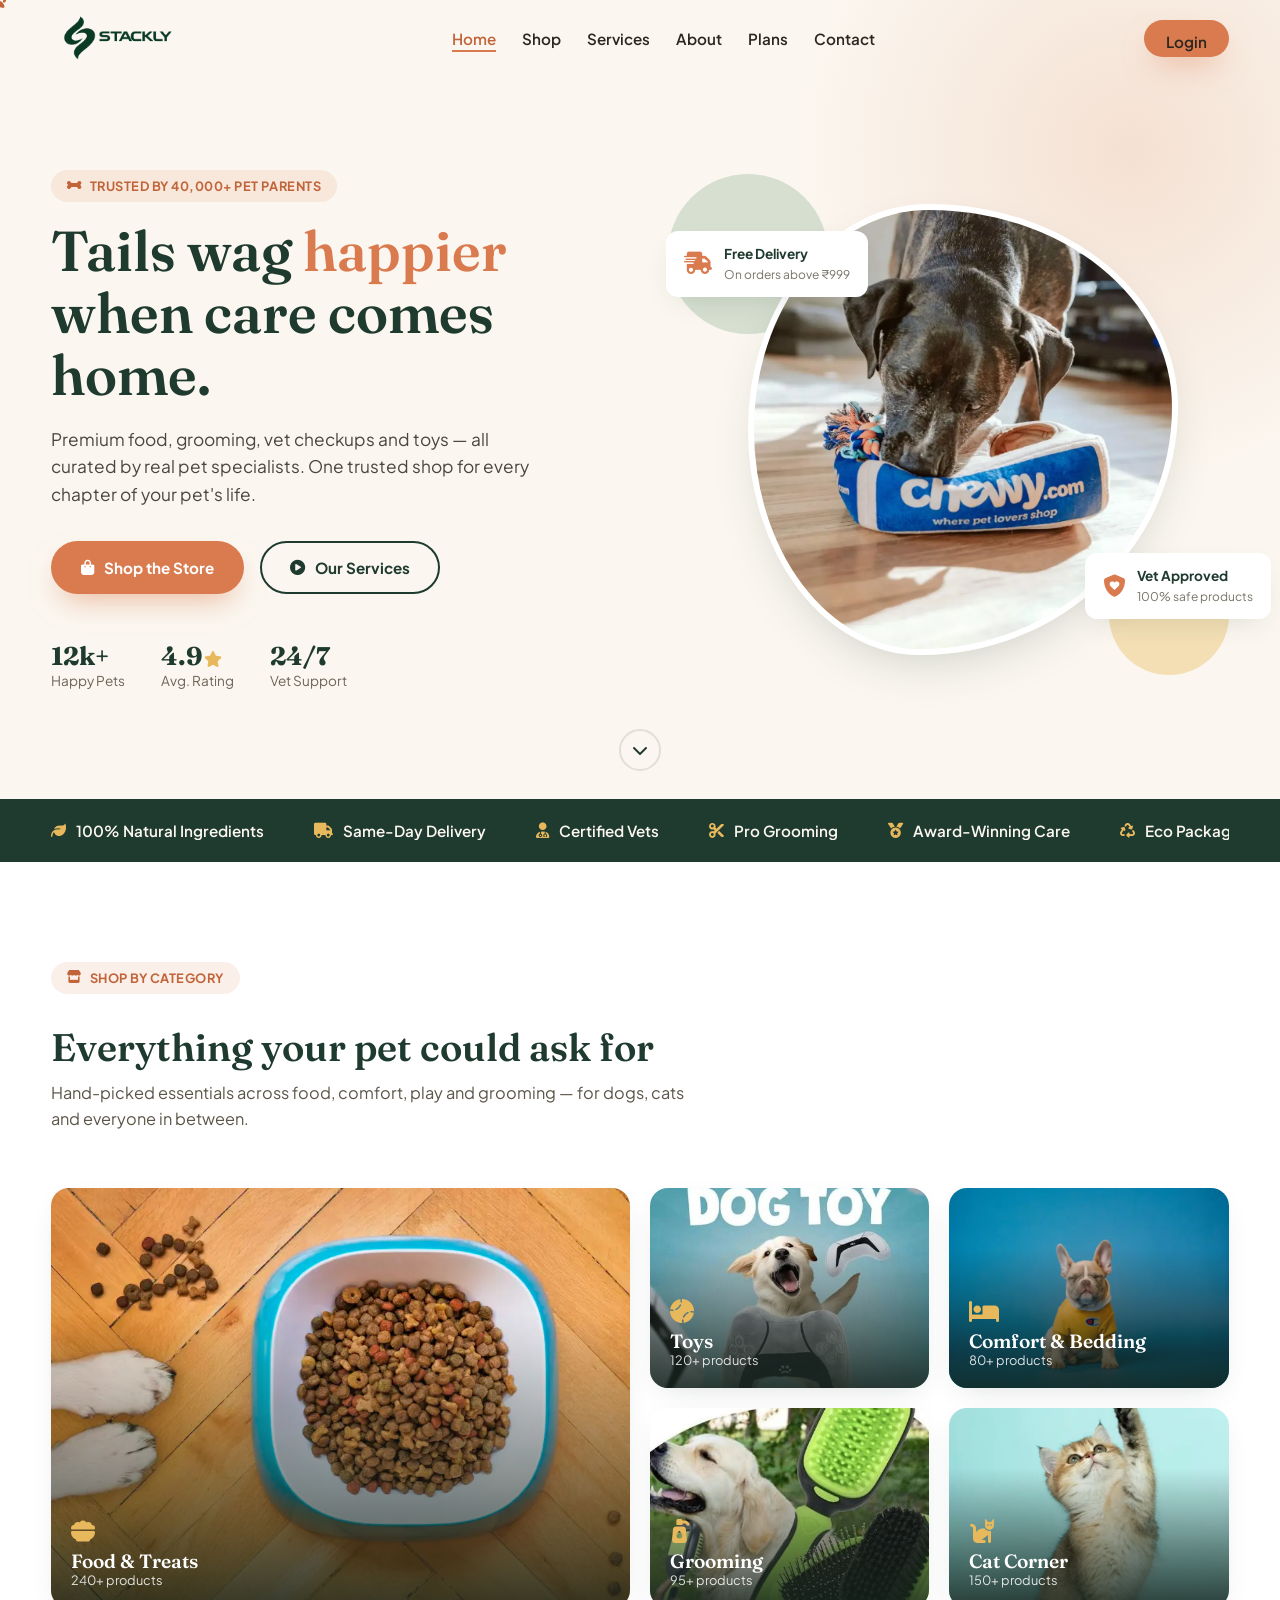
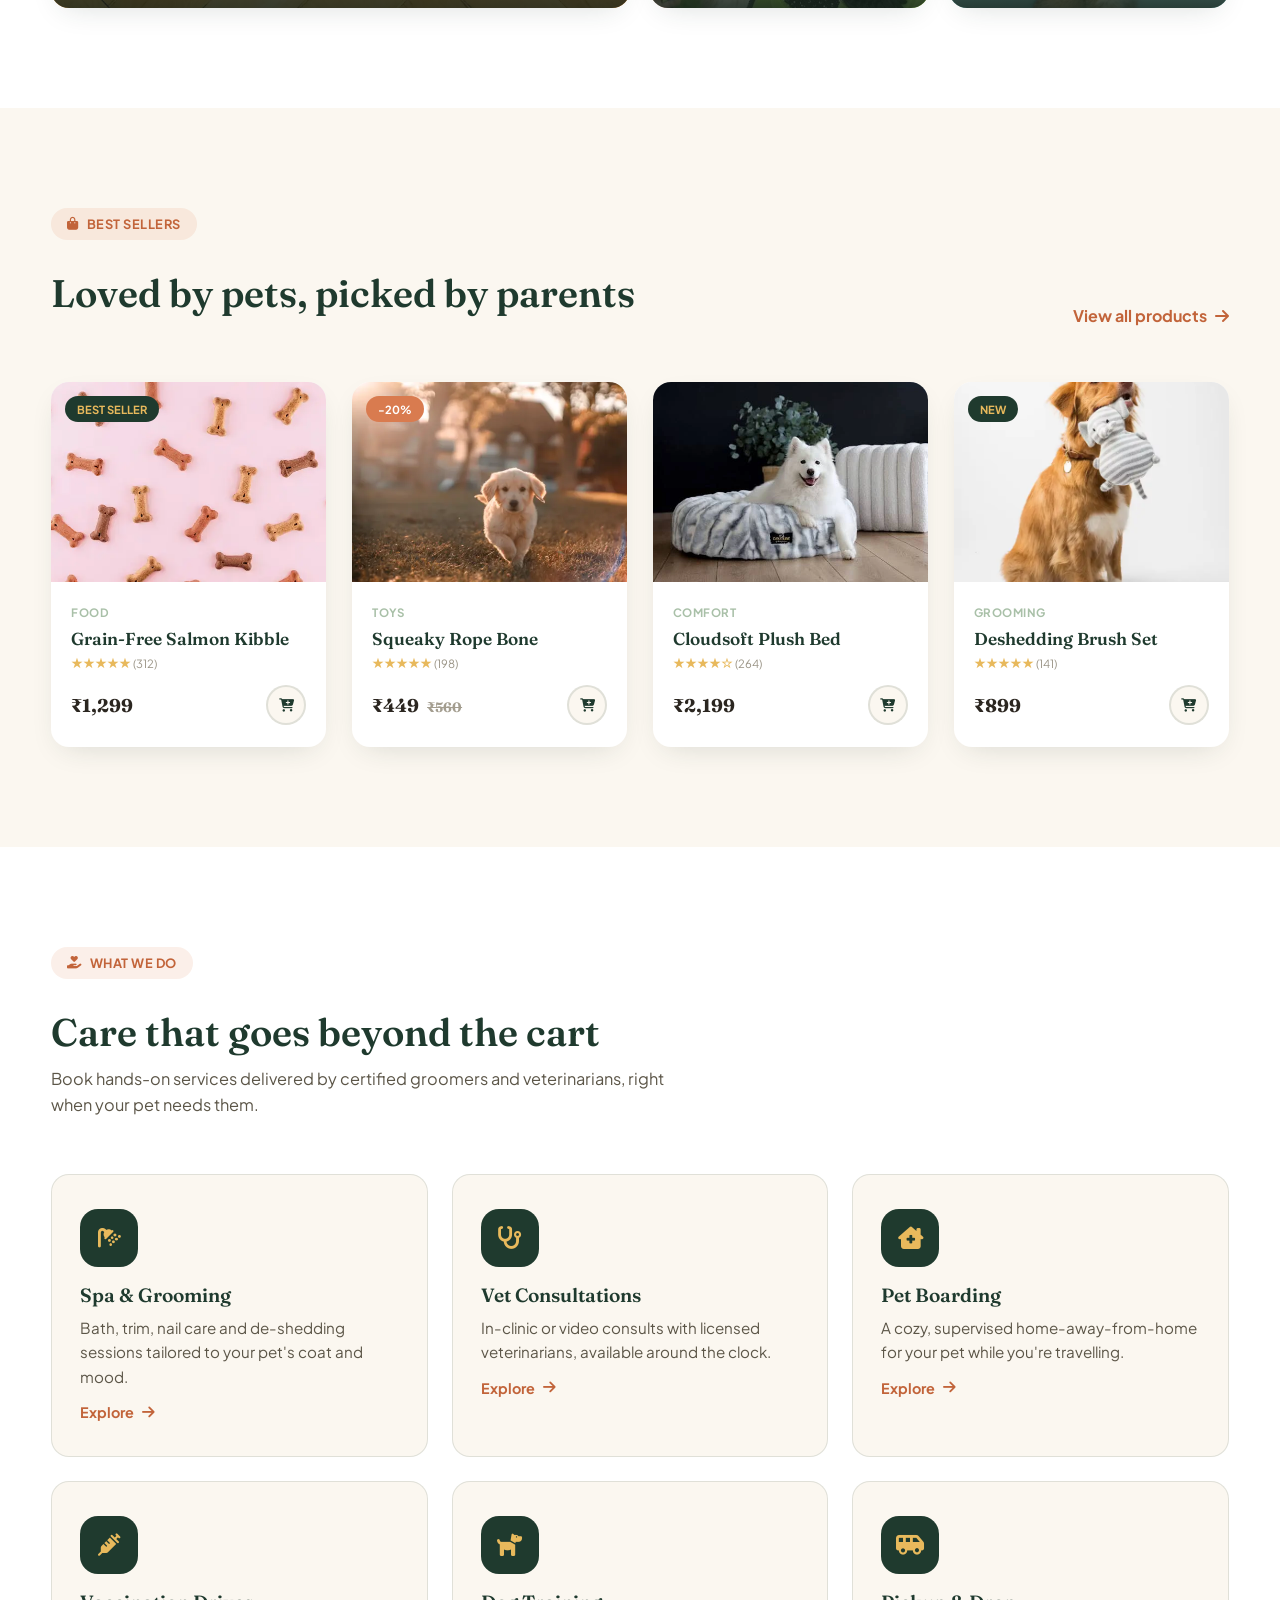
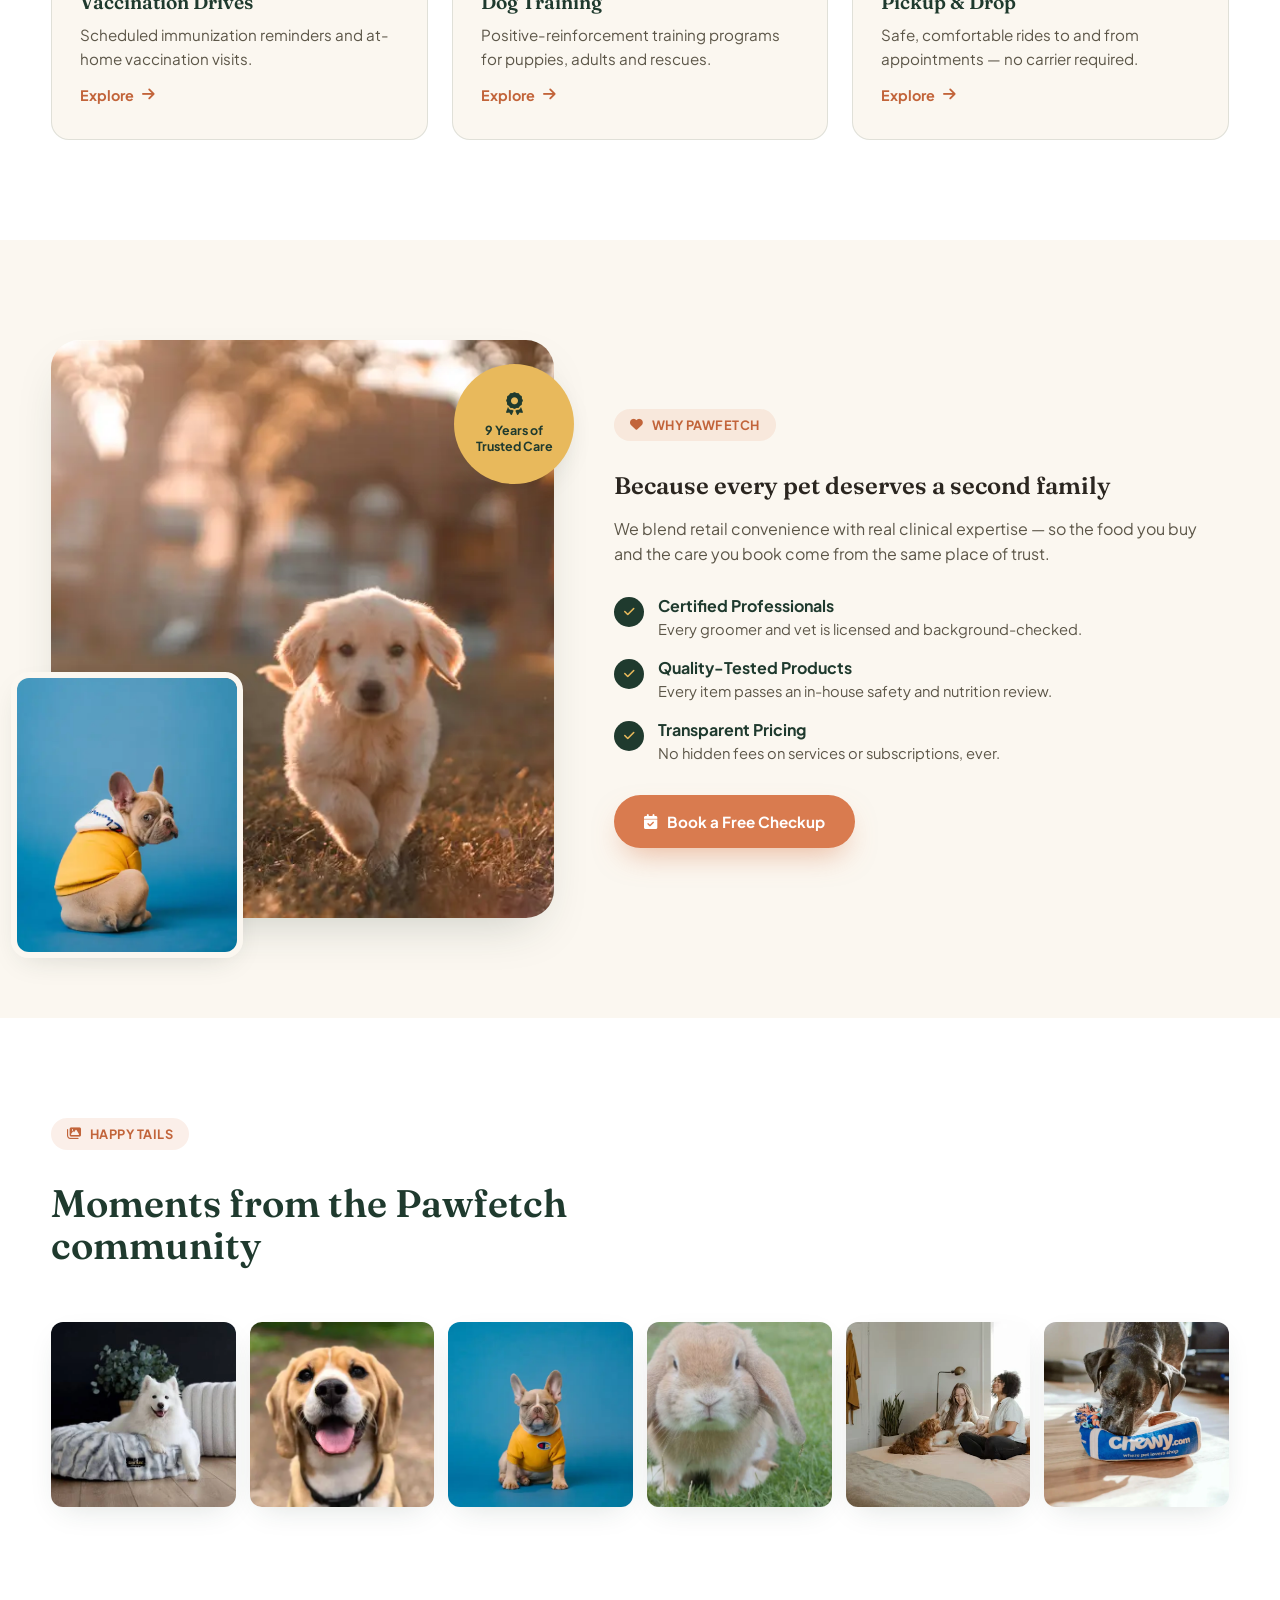
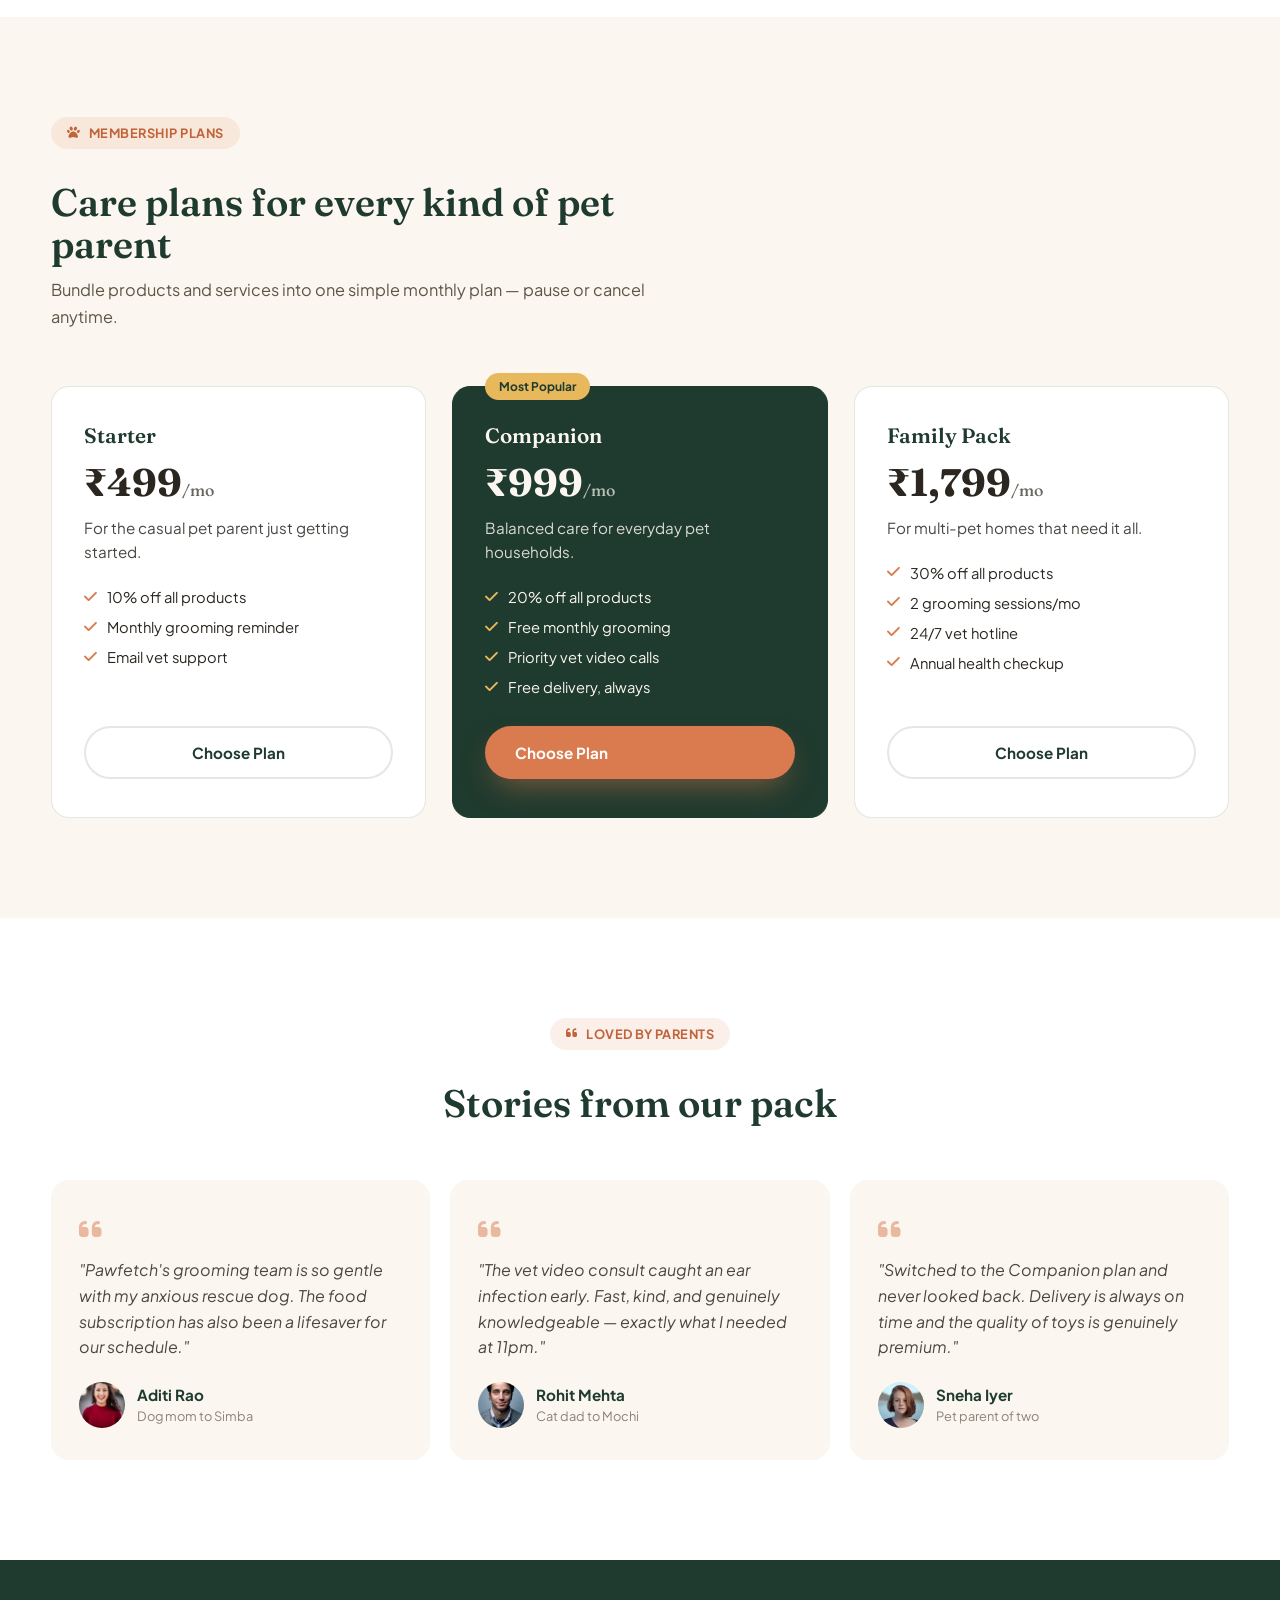
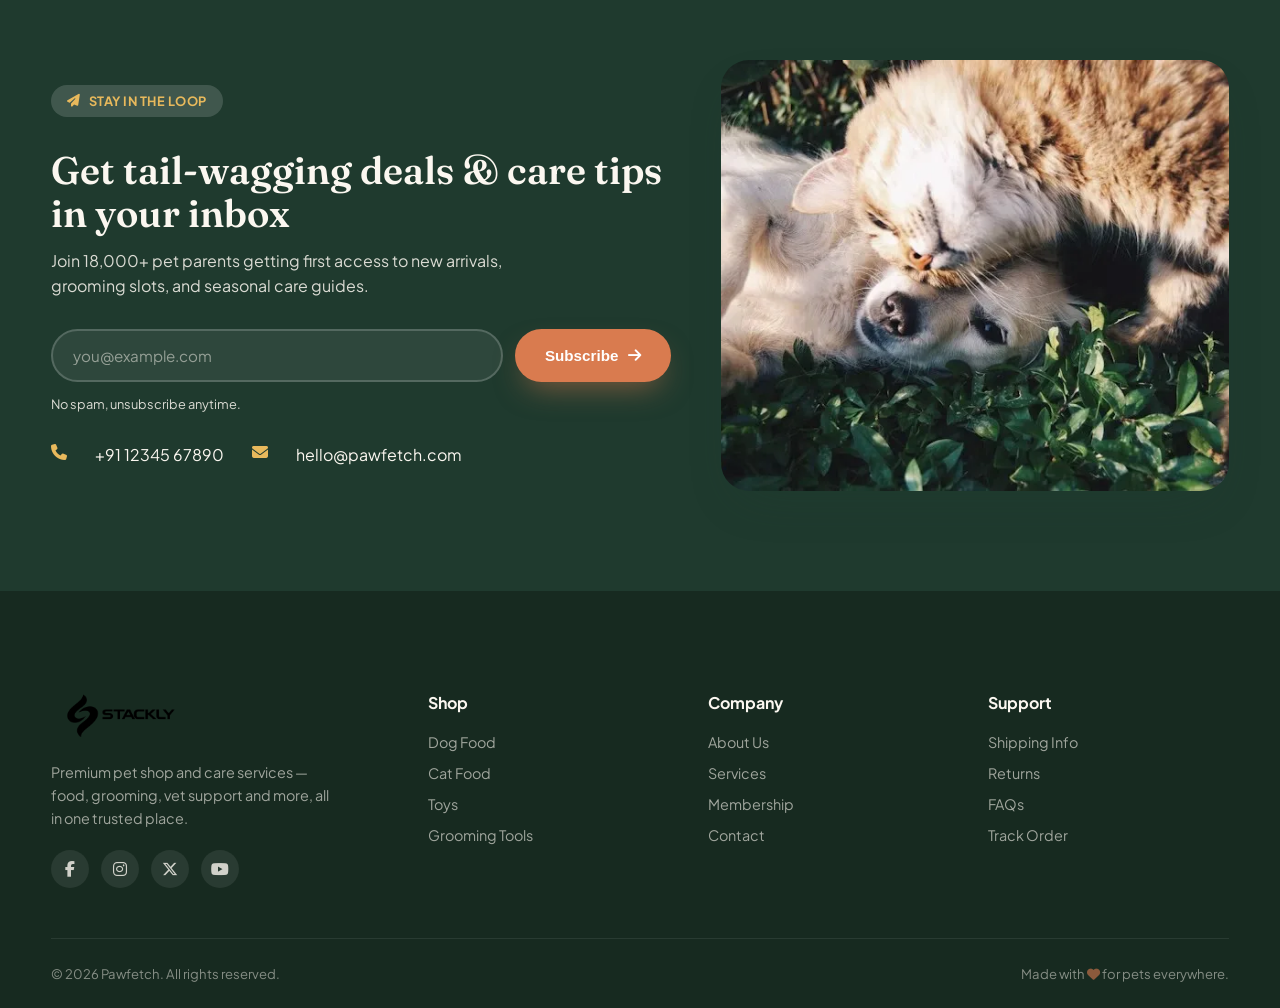
<file: index.html>
<!DOCTYPE html>
<html lang="en">
<head>
<meta charset="UTF-8">
<meta name="viewport" content="width=device-width, initial-scale=1.0">
<title>Pawfetch — Pet Care &amp; Shop</title>
<link rel="preconnect" href="https://fonts.googleapis.com">
<link href="https://fonts.googleapis.com/css2?family=Fraunces:ital,opsz,wght@0,9..144,300..900;1,9..144,300..900&family=Plus+Jakarta+Sans:ital,wght@0,400;0,500;0,600;0,700;0,800;1,400&display=swap" rel="stylesheet">
<link rel="stylesheet" href="https://cdnjs.cloudflare.com/ajax/libs/font-awesome/6.5.1/css/all.min.css">
<link rel="stylesheet" href="style.css">
</head>
<body>

<div class="paw-progress"><i class="fa-solid fa-paw"></i></div>

<!-- HEADER -->
<header class="site-header" id="header">
  <div class="container header-inner">
    <div class="logo">
        <a href="index.html">
            <img src="Assest/stacklylogo (1).webp" alt="Logo">
        </a>
    </div>

    <nav class="main-nav" id="main-nav">
      <ul>
        <li><a href="#home" class="active">Home</a></li>
        <li><a href="shop.html">Shop</a></li>
        <li><a href="service.html">Services</a></li>
        <li><a href="about.html">About</a></li>
        <li><a href="plan.html">Plans</a></li>
        <li><a href="contact.html">Contact</a></li>
      </ul>
      <a href="login.html" class="btn btn-small btn-primary nav-cta">Login</a>
    </nav>

    <button class="hamburger" id="hamburger" aria-label="Toggle menu" aria-expanded="false">
      <span></span><span></span><span></span>
    </button>
  </div>
</header>

<div class="nav-overlay" id="nav-overlay"></div>

<main>

  <!-- 1. HERO -->
  <section class="hero" id="home">
    <div class="hero-bg-shape"></div>
    <div class="container hero-inner">
      <div class="hero-copy" data-animate="fade-up">
        <span class="eyebrow"><i class="fa-solid fa-bone"></i> Trusted by 40,000+ pet parents</span>
        <h1>Tails wag <em>happier</em> when care comes home.</h1>
        <p>Premium food, grooming, vet checkups and toys — all curated by real pet specialists. One trusted shop for every chapter of your pet's life.</p>
        <div class="hero-actions">
          <a href="shop.html" class="btn btn-primary">
            <i class="fa-solid fa-bag-shopping"></i> Shop the Store
          </a>
          <a href="service.html" class="btn btn-ghost">
            <i class="fa-solid fa-circle-play"></i> Our Services
          </a>
        </div>
        <div class="hero-stats">
          <div class="stat"><strong>12k+</strong><span>Happy Pets</span></div>
          <div class="stat"><strong>4.9<i class="fa-solid fa-star"></i></strong><span>Avg. Rating</span></div>
          <div class="stat"><strong>24/7</strong><span>Vet Support</span></div>
        </div>
      </div>

      <div class="hero-media" data-animate="fade-in">
        <div class="hero-image-frame">
          <img src="Assest/shop1 (1).webp" alt="Happy golden retriever puppy">
        </div>
        <div class="floating-card card-top">
          <i class="fa-solid fa-truck-fast"></i>
          <div><strong>Free Delivery</strong><span>On orders above ₹999</span></div>
        </div>
        <div class="floating-card card-bottom">
          <i class="fa-solid fa-shield-heart"></i>
          <div><strong>Vet Approved</strong><span>100% safe products</span></div>
        </div>
        <div class="blob blob-1"></div>
        <div class="blob blob-2"></div>
      </div>
    </div>
    <a href="#trust" class="scroll-cue" aria-label="Scroll down"><i class="fa-solid fa-chevron-down"></i></a>
  </section>

  <!-- 2. TRUST STRIP -->
  <section class="trust-strip" id="trust">
    <div class="container marquee-wrap">
      <div class="marquee" data-animate="fade-up">
        <div class="marquee-track">
          <span><i class="fa-solid fa-leaf"></i> 100% Natural Ingredients</span>
          <span><i class="fa-solid fa-truck"></i> Same-Day Delivery</span>
          <span><i class="fa-solid fa-user-doctor"></i> Certified Vets</span>
          <span><i class="fa-solid fa-scissors"></i> Pro Grooming</span>
          <span><i class="fa-solid fa-medal"></i> Award-Winning Care</span>
          <span><i class="fa-solid fa-recycle"></i> Eco Packaging</span>
          <!-- duplicate for seamless loop -->
          <span><i class="fa-solid fa-leaf"></i> 100% Natural Ingredients</span>
          <span><i class="fa-solid fa-truck"></i> Same-Day Delivery</span>
          <span><i class="fa-solid fa-user-doctor"></i> Certified Vets</span>
          <span><i class="fa-solid fa-scissors"></i> Pro Grooming</span>
          <span><i class="fa-solid fa-medal"></i> Award-Winning Care</span>
          <span><i class="fa-solid fa-recycle"></i> Eco Packaging</span>
        </div>
      </div>
    </div>
  </section>

  <!-- 3. SHOP CATEGORIES -->
  <section class="section categories" id="categories">
    <div class="container">
      <div class="section-head" data-animate="fade-up">
        <span class="eyebrow"><i class="fa-solid fa-store"></i> Shop by Category</span>
        <h2>Everything your pet could ask for</h2>
        <p>Hand-picked essentials across food, comfort, play and grooming — for dogs, cats and everyone in between.</p>
      </div>

      <div class="category-grid">
        <a href="#" class="cat-card large" data-animate="fade-up" data-delay="0">
          <img src="Assest/shop2.webp" alt="Premium dog food bowl">
          <div class="cat-overlay">
            <i class="fa-solid fa-bowl-food"></i>
            <h3>Food &amp; Treats</h3>
            <span>240+ products</span>
          </div>
        </a>
        <a href="#" class="cat-card" data-animate="fade-up" data-delay="100">
          <img src="Assest/shop17.webp" alt="Pet toys">
          <div class="cat-overlay">
            <i class="fa-solid fa-baseball"></i>
            <h3>Toys</h3>
            <span>120+ products</span>
          </div>
        </a>
        <a href="#" class="cat-card" data-animate="fade-up" data-delay="200">
          <img src="Assest/shop3.webp" alt="Pet bed comfort">
          <div class="cat-overlay">
            <i class="fa-solid fa-bed"></i>
            <h3>Comfort &amp; Bedding</h3>
            <span>80+ products</span>
          </div>
        </a>
        <a href="#" class="cat-card" data-animate="fade-up" data-delay="300">
          <img src="Assest/shop18.webp" alt="Pet grooming kit">
          <div class="cat-overlay">
            <i class="fa-solid fa-pump-soap"></i>
            <h3>Grooming</h3>
            <span>95+ products</span>
          </div>
        </a>
        <a href="#" class="cat-card" data-animate="fade-up" data-delay="400">
          <img src="Assest/shop4.webp" alt="Cat accessories">
          <div class="cat-overlay">
            <i class="fa-solid fa-cat"></i>
            <h3>Cat Corner</h3>
            <span>150+ products</span>
          </div>
        </a>
      </div>
    </div>
  </section>

  <!-- 4. FEATURED PRODUCTS -->
  <section class="section products" id="products">
    <div class="container">
      <div class="section-head split" data-animate="fade-up">
        <div>
          <span class="eyebrow"><i class="fa-solid fa-bag-shopping"></i> Best Sellers</span>
          <h2>Loved by pets, picked by parents</h2>
        </div>
        <a href="shop.html" class="link-arrow">View all products <i class="fa-solid fa-arrow-right"></i></a>
      </div>

      <div class="product-grid">
        <article class="product-card" data-animate="fade-up" data-delay="0">
          <span class="badge">Best Seller</span>
          <div class="product-img">
            <img src="Assest/shop5.webp" alt="Grain-free dog kibble">
          </div>
          <div class="product-info">
            <span class="cat-tag">Food</span>
            <h3>Grain-Free Salmon Kibble</h3>
            <div class="stars">★★★★★ <small>(312)</small></div>
            <div class="price-row">
              <span class="price">₹1,299</span>
              <button class="icon-btn" aria-label="Add to cart"><i class="fa-solid fa-cart-plus"></i></button>
            </div>
          </div>
        </article>

        <article class="product-card" data-animate="fade-up" data-delay="100">
          <span class="badge sale">-20%</span>
          <div class="product-img">
            <img src="Assest/shop6.webp" alt="Squeaky chew toy">
          </div>
          <div class="product-info">
            <span class="cat-tag">Toys</span>
            <h3>Squeaky Rope Bone</h3>
            <div class="stars">★★★★★ <small>(198)</small></div>
            <div class="price-row">
              <span class="price">₹449 <s>₹560</s></span>
              <button class="icon-btn" aria-label="Add to cart"><i class="fa-solid fa-cart-plus"></i></button>
            </div>
          </div>
        </article>

        <article class="product-card" data-animate="fade-up" data-delay="200">
          <div class="product-img">
            <img src="Assest/shop19.webp" alt="Cozy plush pet bed">
          </div>
          <div class="product-info">
            <span class="cat-tag">Comfort</span>
            <h3>Cloudsoft Plush Bed</h3>
            <div class="stars">★★★★☆ <small>(264)</small></div>
            <div class="price-row">
              <span class="price">₹2,199</span>
              <button class="icon-btn" aria-label="Add to cart"><i class="fa-solid fa-cart-plus"></i></button>
            </div>
          </div>
        </article>

        <article class="product-card" data-animate="fade-up" data-delay="300">
          <span class="badge">New</span>
          <div class="product-img">
            <img src="Assest/shop7.webp" alt="Pet grooming brush set">
          </div>
          <div class="product-info">
            <span class="cat-tag">Grooming</span>
            <h3>Deshedding Brush Set</h3>
            <div class="stars">★★★★★ <small>(141)</small></div>
            <div class="price-row">
              <span class="price">₹899</span>
              <button class="icon-btn" aria-label="Add to cart"><i class="fa-solid fa-cart-plus"></i></button>
            </div>
          </div>
        </article>
      </div>
    </div>
  </section>

  <!-- 5. SERVICES -->
  <section class="section services" id="services">
    <div class="container">
      <div class="section-head" data-animate="fade-up">
        <span class="eyebrow"><i class="fa-solid fa-hand-holding-heart"></i> What We Do</span>
        <h2>Care that goes beyond the cart</h2>
        <p>Book hands-on services delivered by certified groomers and veterinarians, right when your pet needs them.</p>
      </div>

      <div class="services-grid">
        <div class="service-card" data-animate="fade-up" data-delay="0">
          <div class="service-icon"><i class="fa-solid fa-shower"></i></div>
          <h3>Spa &amp; Grooming</h3>
          <p>Bath, trim, nail care and de-shedding sessions tailored to your pet's coat and mood.</p>
          <a href="service.html" class="link-arrow small">Explore <i class="fa-solid fa-arrow-right"></i></a>
        </div>
        <div class="service-card" data-animate="fade-up" data-delay="100">
          <div class="service-icon"><i class="fa-solid fa-stethoscope"></i></div>
          <h3>Vet Consultations</h3>
          <p>In-clinic or video consults with licensed veterinarians, available around the clock.</p>
          <a href="service.html" class="link-arrow small">Explore <i class="fa-solid fa-arrow-right"></i></a>
        </div>
        <div class="service-card" data-animate="fade-up" data-delay="200">
          <div class="service-icon"><i class="fa-solid fa-house-chimney-medical"></i></div>
          <h3>Pet Boarding</h3>
          <p>A cozy, supervised home-away-from-home for your pet while you're travelling.</p>
          <a href="service.html" class="link-arrow small">Explore <i class="fa-solid fa-arrow-right"></i></a>
        </div>
        <div class="service-card" data-animate="fade-up" data-delay="300">
          <div class="service-icon"><i class="fa-solid fa-syringe"></i></div>
          <h3>Vaccination Drives</h3>
          <p>Scheduled immunization reminders and at-home vaccination visits.</p>
          <a href="service.html" class="link-arrow small">Explore <i class="fa-solid fa-arrow-right"></i></a>
        </div>
        <div class="service-card" data-animate="fade-up" data-delay="400">
          <div class="service-icon"><i class="fa-solid fa-dog"></i></div>
          <h3>Dog Training</h3>
          <p>Positive-reinforcement training programs for puppies, adults and rescues.</p>
          <a href="service.html" class="link-arrow small">Explore <i class="fa-solid fa-arrow-right"></i></a>
        </div>
        <div class="service-card" data-animate="fade-up" data-delay="500">
          <div class="service-icon"><i class="fa-solid fa-van-shuttle"></i></div>
          <h3>Pickup &amp; Drop</h3>
          <p>Safe, comfortable rides to and from appointments — no carrier required.</p>
          <a href="service.html" class="link-arrow small">Explore <i class="fa-solid fa-arrow-right"></i></a>
        </div>
      </div>
    </div>
  </section>

  <!-- 6. WHY CHOOSE US -->
  <section class="section why" id="why">
    <div class="container why-inner">
      <div class="why-media" data-animate="fade-in">
        <img src="Assest/shop8.webp" alt="Veterinarian examining a cat" class="why-img-main">
        <img src="Assest/shop9.webp" alt="Dog being groomed" class="why-img-float">
        <div class="why-badge"><i class="fa-solid fa-award"></i><span>9 Years of<br>Trusted Care</span></div>
      </div>

      <div class="why-copy" data-animate="fade-up">
        <span class="eyebrow"><i class="fa-solid fa-heart"></i> Why Pawfetch</span>
        <h2>Because every pet deserves a second family</h2>
        <p>We blend retail convenience with real clinical expertise — so the food you buy and the care you book come from the same place of trust.</p>

        <div class="why-list">
          <div class="why-item">
            <i class="fa-solid fa-check"></i>
            <div><strong>Certified Professionals</strong><span>Every groomer and vet is licensed and background-checked.</span></div>
          </div>
          <div class="why-item">
            <i class="fa-solid fa-check"></i>
            <div><strong>Quality-Tested Products</strong><span>Every item passes an in-house safety and nutrition review.</span></div>
          </div>
          <div class="why-item">
            <i class="fa-solid fa-check"></i>
            <div><strong>Transparent Pricing</strong><span>No hidden fees on services or subscriptions, ever.</span></div>
          </div>
        </div>

        <div class="why-cta">
          <a href="contact.html" class="btn btn-primary"><i class="fa-solid fa-calendar-check"></i> Book a Free Checkup</a>
        </div>
      </div>
    </div>
  </section>

  <!-- 7. GALLERY -->
  <section class="section gallery" id="gallery">
    <div class="container">
      <div class="section-head" data-animate="fade-up">
        <span class="eyebrow"><i class="fa-solid fa-images"></i> Happy Tails</span>
        <h2>Moments from the Pawfetch community</h2>
      </div>
    </div>
    <div class="gallery-grid">
      <div class="gallery-item" data-animate="fade-up" data-delay="0"><img src="Assest/shop19.webp" alt="Dog relaxing on a bed"></div>
      <div class="gallery-item" data-animate="fade-up" data-delay="50"><img src="Assest/shop10.webp" alt="Cat playing"></div>
      <div class="gallery-item" data-animate="fade-up" data-delay="100"><img src="Assest/shop3.webp" alt="Puppy in a basket"></div>
      <div class="gallery-item" data-animate="fade-up" data-delay="150"><img src="Assest/shop11.webp" alt="Dog running outdoors"></div>
      <div class="gallery-item" data-animate="fade-up" data-delay="200"><img src="Assest/shop12.webp" alt="Pet grooming session"></div>
      <div class="gallery-item" data-animate="fade-up" data-delay="250"><img src="Assest/shop1 (1).webp" alt="Smiling puppy portrait"></div>
    </div>
  </section>

  <!-- 8. PRICING / PLANS -->
  <section class="section plans" id="plans">
    <div class="container">
      <div class="section-head" data-animate="fade-up">
        <span class="eyebrow"><i class="fa-solid fa-paw"></i> Membership Plans</span>
        <h2>Care plans for every kind of pet parent</h2>
        <p>Bundle products and services into one simple monthly plan — pause or cancel anytime.</p>
      </div>

      <div class="plans-grid">
        <div class="plan-card" data-animate="fade-up" data-delay="0">
          <h3>Starter</h3>
          <div class="plan-price">₹499<span>/mo</span></div>
          <p>For the casual pet parent just getting started.</p>
          <ul>
            <li><i class="fa-solid fa-check"></i> 10% off all products</li>
            <li><i class="fa-solid fa-check"></i> Monthly grooming reminder</li>
            <li><i class="fa-solid fa-check"></i> Email vet support</li>
          </ul>
          <a href="plan.html" class="btn btn-outline">Choose Plan</a>
        </div>

        <div class="plan-card featured" data-animate="fade-up" data-delay="100">
          <span class="plan-tag">Most Popular</span>
          <h3>Companion</h3>
          <div class="plan-price">₹999<span>/mo</span></div>
          <p>Balanced care for everyday pet households.</p>
          <ul>
            <li><i class="fa-solid fa-check"></i> 20% off all products</li>
            <li><i class="fa-solid fa-check"></i> Free monthly grooming</li>
            <li><i class="fa-solid fa-check"></i> Priority vet video calls</li>
            <li><i class="fa-solid fa-check"></i> Free delivery, always</li>
          </ul>
          <a href="plan.html" class="btn btn-primary">Choose Plan</a>
        </div>

        <div class="plan-card" data-animate="fade-up" data-delay="200">
          <h3>Family Pack</h3>
          <div class="plan-price">₹1,799<span>/mo</span></div>
          <p>For multi-pet homes that need it all.</p>
          <ul>
            <li><i class="fa-solid fa-check"></i> 30% off all products</li>
            <li><i class="fa-solid fa-check"></i> 2 grooming sessions/mo</li>
            <li><i class="fa-solid fa-check"></i> 24/7 vet hotline</li>
            <li><i class="fa-solid fa-check"></i> Annual health checkup</li>
          </ul>
          <a href="plan.html" class="btn btn-outline">Choose Plan</a>
        </div>
      </div>
    </div>
  </section>

  <!-- 9. TESTIMONIALS -->
  <section class="section testimonials" id="testimonials">
    <div class="container">
      <div class="section-head center" data-animate="fade-up">
        <span class="eyebrow"><i class="fa-solid fa-quote-left"></i> Loved by Parents</span>
        <h2>Stories from our pack</h2>
      </div>

      <div class="testimonial-track" id="testimonial-track">
        <div class="testimonial-card" data-animate="fade-up" data-delay="0">
          <div class="quote-icon"><i class="fa-solid fa-quote-left"></i></div>
          <p>"Pawfetch's grooming team is so gentle with my anxious rescue dog. The food subscription has also been a lifesaver for our schedule."</p>
          <div class="testimonial-user">
            <img src="Assest/shop14.webp" alt="Reviewer portrait">
            <div><strong>Aditi Rao</strong><span>Dog mom to Simba</span></div>
          </div>
        </div>
        <div class="testimonial-card" data-animate="fade-up" data-delay="100">
          <div class="quote-icon"><i class="fa-solid fa-quote-left"></i></div>
          <p>"The vet video consult caught an ear infection early. Fast, kind, and genuinely knowledgeable — exactly what I needed at 11pm."</p>
          <div class="testimonial-user">
            <img src="Assest/shop15.webp" alt="Reviewer portrait">
            <div><strong>Rohit Mehta</strong><span>Cat dad to Mochi</span></div>
          </div>
        </div>
        <div class="testimonial-card" data-animate="fade-up" data-delay="200">
          <div class="quote-icon"><i class="fa-solid fa-quote-left"></i></div>
          <p>"Switched to the Companion plan and never looked back. Delivery is always on time and the quality of toys is genuinely premium."</p>
          <div class="testimonial-user">
            <img src="Assest/shop16.webp" alt="Reviewer portrait">
            <div><strong>Sneha Iyer</strong><span>Pet parent of two</span></div>
          </div>
        </div>
      </div>

      <div class="testimonial-dots" id="testimonial-dots"></div>
    </div>
  </section>

  <!-- 10. CTA + CONTACT / NEWSLETTER -->
  <section class="section cta-contact" id="contact">
    <div class="container cta-inner" data-animate="fade-up">
      <div class="cta-copy">
        <span class="eyebrow light"><i class="fa-solid fa-paper-plane"></i> Stay in the loop</span>
        <h2>Get tail-wagging deals &amp; care tips in your inbox</h2>
        <p>Join 18,000+ pet parents getting first access to new arrivals, grooming slots, and seasonal care guides.</p>

        <form class="newsletter-form" id="newsletter-form">
          <input type="email" placeholder="you@example.com" required aria-label="Email address">
         <button type="submit" class="btn btn-primary"><a href="contact.html">Subscribe</a> <i class="fa-solid fa-arrow-right"></i></button>
        </form>
       <p class="form-note" id="form-note">No spam, unsubscribe anytime.</p>

        <div class="contact-quick">
          <i class="fa-solid fa-phone"></i> +91 12345 67890
          <i class="fa-solid fa-envelope"></i> hello@pawfetch.com
        </div>
      </div>
      <div class="cta-media">
        <img src="Assest/shop13 (1).webp" alt="Happy dog and owner">
      </div>
    </div>
  </section>

</main>

<!-- FOOTER -->
<footer class="site-footer">
  <div class="container footer-grid">
    <div class="footer-brand">
      <div class="logo1">
        <a href="index.html">
            <img src="Assest/stacklylogo (1).webp" alt="Logo1">
        </a>
    </div>
      <p>Premium pet shop and care services — food, grooming, vet support and more, all in one trusted place.</p>
      <div class="social-row">
        <a href="404.html?from=home"><i class="fa-brands fa-facebook-f"></i></a>
<a href="404.html?from=home"><i class="fa-brands fa-instagram"></i></a>
<a href="404.html?from=home"><i class="fa-brands fa-x-twitter"></i></a>
<a href="404.html?from=home"><i class="fa-brands fa-youtube"></i></a>
      </div>
    </div>

    <div class="footer-col">
      <h4>Shop</h4>
      <ul>
        <li><a href="shop.html">Dog Food</a></li>
        <li><a href="shop.html">Cat Food</a></li>
        <li><a href="shop.html">Toys</a></li>
        <li><a href="shop.html">Grooming Tools</a></li>
      </ul>
    </div>

    <div class="footer-col">
      <h4>Company</h4>
      <ul>
        <li><a href="about.html">About Us</a></li>
        <li><a href="service.html">Services</a></li>
        <li><a href="plan.html">Membership</a></li>
        <li><a href="contact.html">Contact</a></li>
      </ul>
    </div>

    <div class="footer-col">
      <h4>Support</h4>
      <ul>
        <li><a href="contact.html">Shipping Info</a></li>
        <li><a href="contact.html">Returns</a></li>
        <li><a href="contact.html">FAQs</a></li>
        <li><a href="contact.html">Track Order</a></li>
      </ul>
    </div>
  </div>

  <div class="container footer-bottom">
    <p>&copy; <span id="year"></span> Pawfetch. All rights reserved.</p>
    <p>Made with <i class="fa-solid fa-heart"></i> for pets everywhere.</p>
  </div>
</footer>

<button class="back-to-top" id="back-to-top" aria-label="Back to top"><i class="fa-solid fa-arrow-up"></i></button>

<script src="script.js"></script>
</body>
</html>
</file>
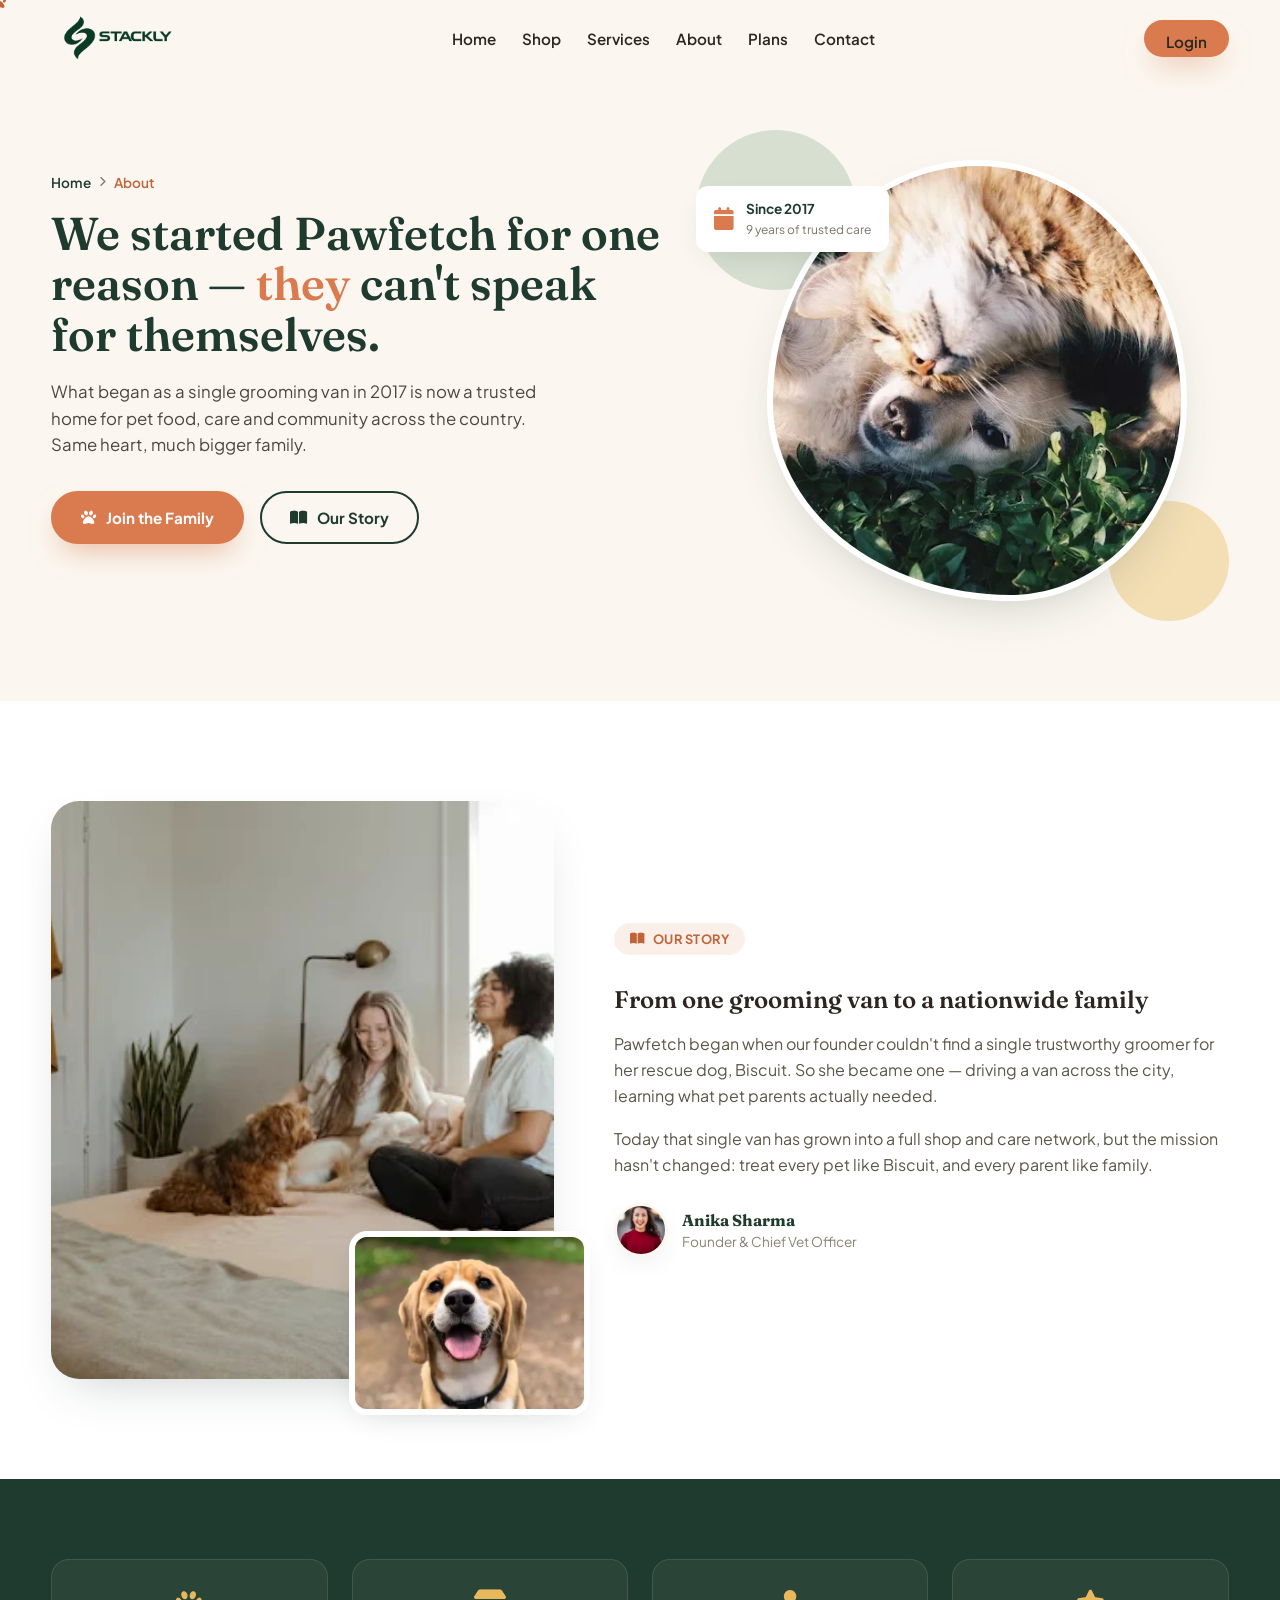
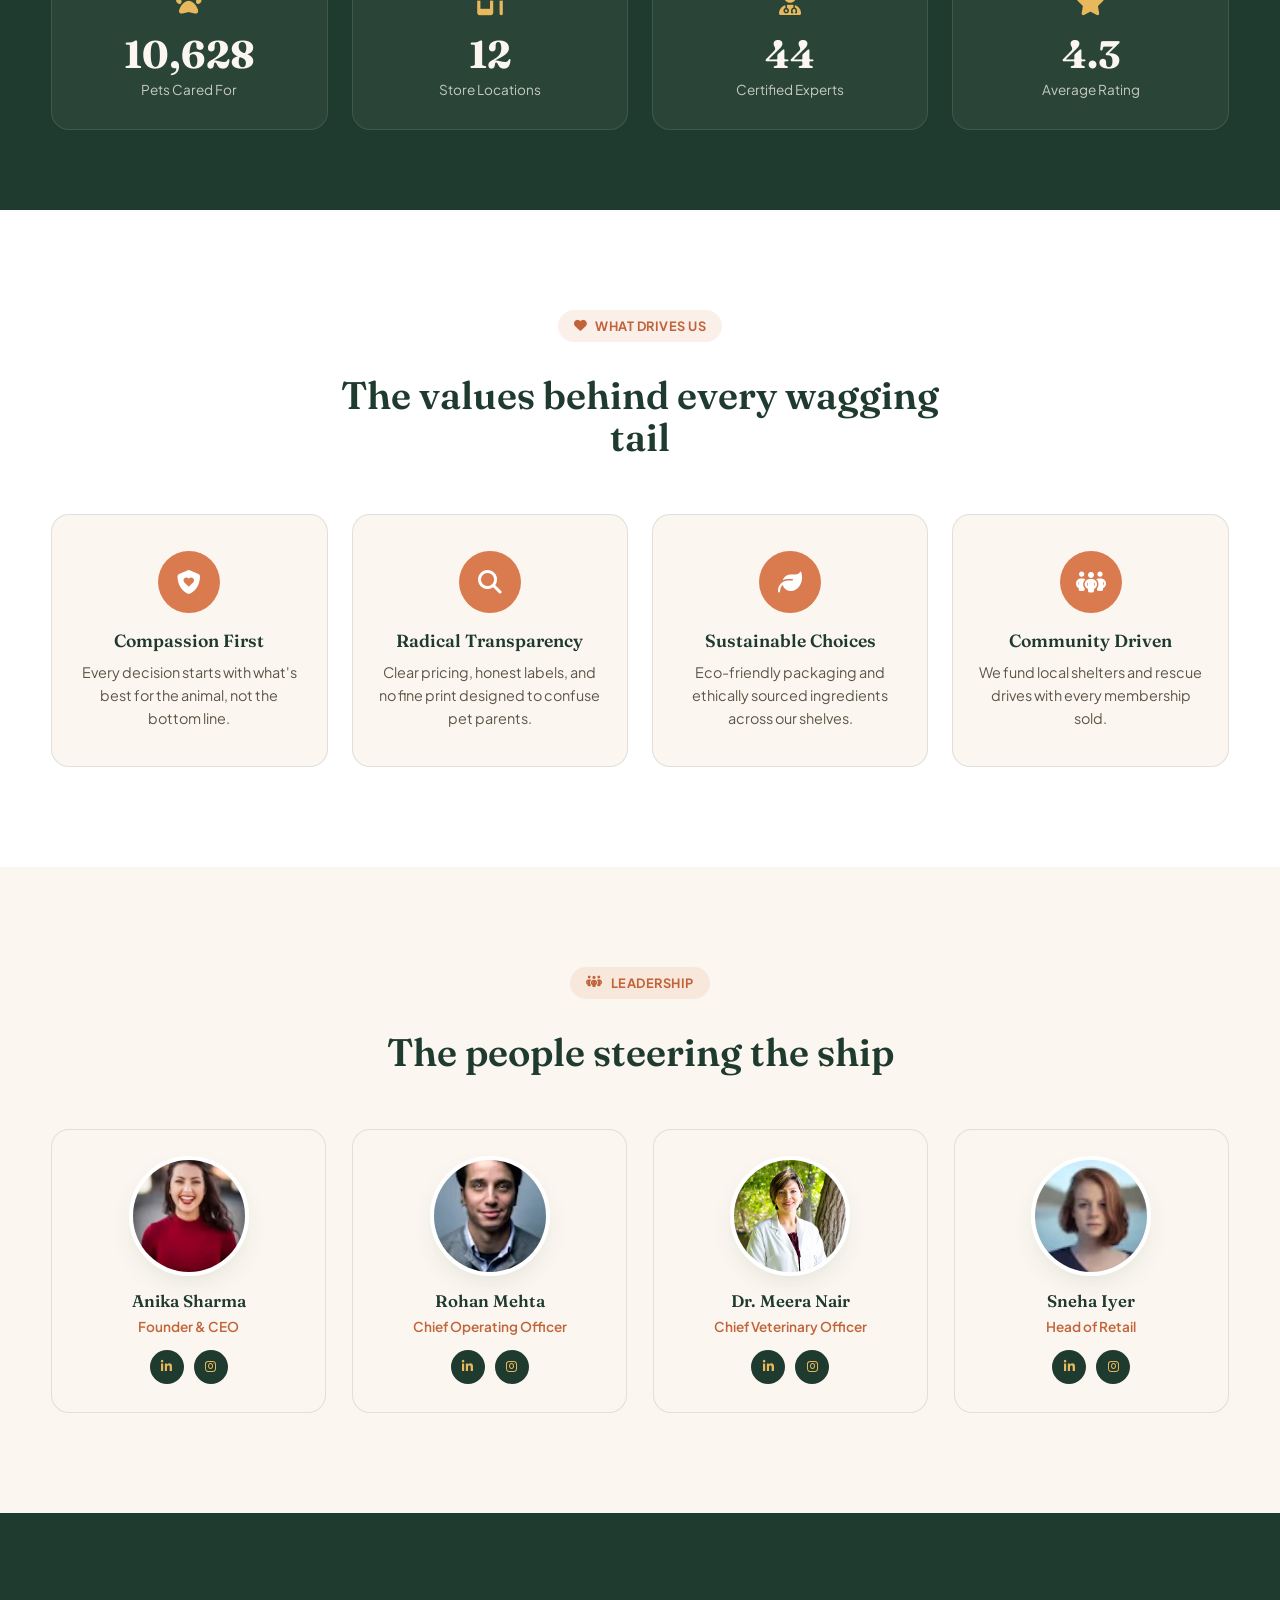
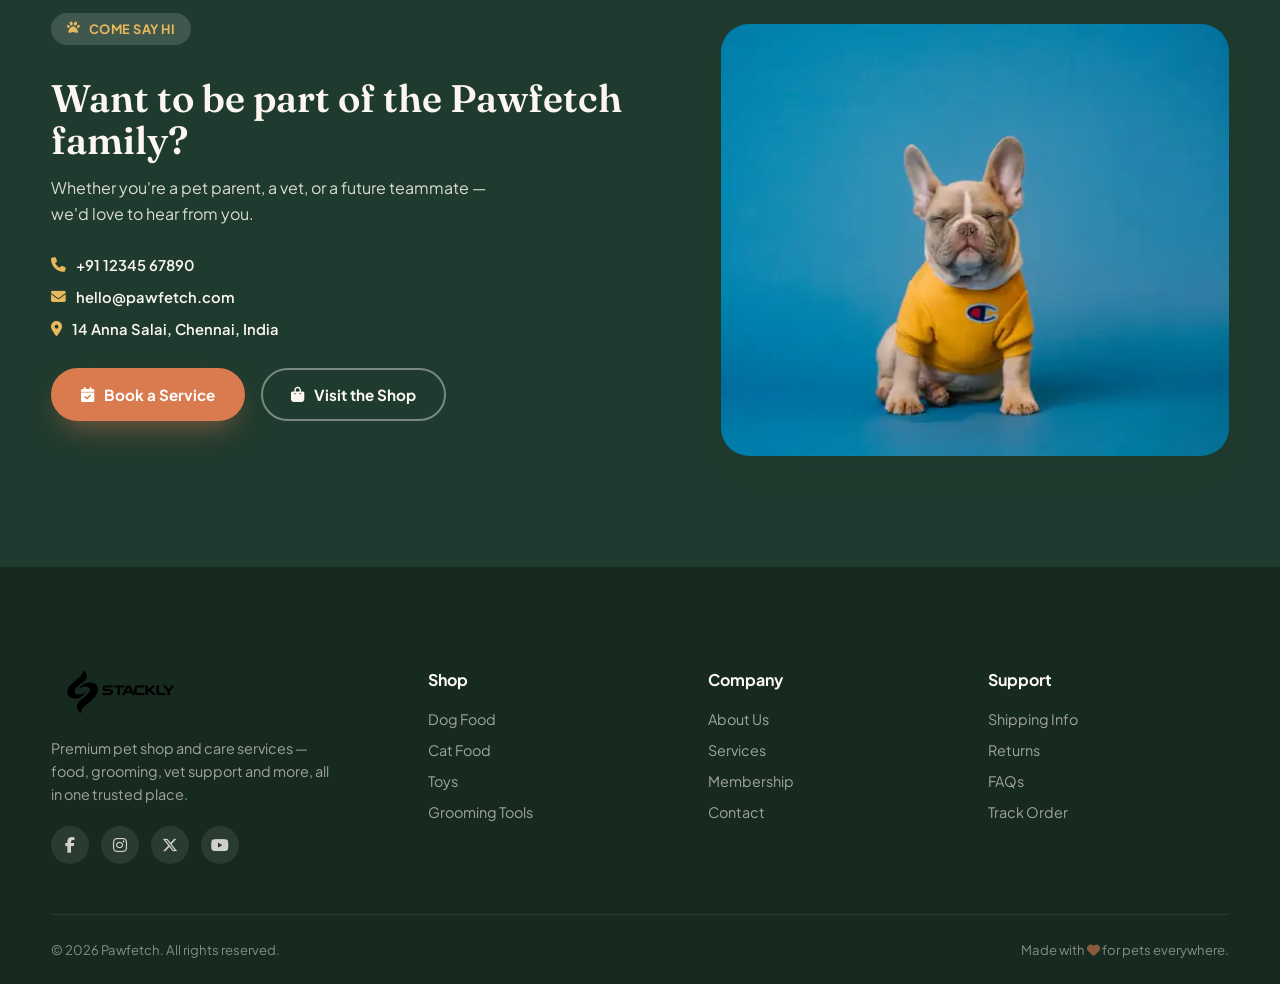
<file: about.html>
<!DOCTYPE html>
<html lang="en">
<head>
<meta charset="UTF-8">
<meta name="viewport" content="width=device-width, initial-scale=1.0">
<title>About Us — Pawfetch</title>
<link rel="preconnect" href="https://fonts.googleapis.com">
<link href="https://fonts.googleapis.com/css2?family=Fraunces:ital,opsz,wght@0,9..144,300..900;1,9..144,300..900&family=Plus+Jakarta+Sans:ital,wght@0,400;0,500;0,600;0,700;0,800;1,400&display=swap" rel="stylesheet">
<link rel="stylesheet" href="https://cdnjs.cloudflare.com/ajax/libs/font-awesome/6.5.1/css/all.min.css">
<link rel="stylesheet" href="style.css">
</head>
<body>

<div class="paw-progress"><i class="fa-solid fa-paw"></i></div>

<!-- HEADER -->
<header class="site-header" id="header">
  <div class="container header-inner">
    <div class="logo">
        <a href="index.html">
            <img src="Assest/stacklylogo (1).webp" alt="Logo">
        </a>
    </div>

    <nav class="main-nav" id="main-nav">
      <ul>
        <li><a href="index.html">Home</a></li>
        <li><a href="shop.html">Shop</a></li>
        <li><a href="service.html">Services</a></li>
        <li><a href="about.html" class="active">About</a></li>
        <li><a href="plan.html">Plans</a></li>
        <li><a href="#contact">Contact</a></li>
      </ul>
<a href="login.html" class="btn btn-small btn-primary nav-cta">Login</a>
    </nav>

    <button class="hamburger" id="hamburger" aria-label="Toggle menu" aria-expanded="false">
      <span></span><span></span><span></span>
    </button>
  </div>
</header>

<div class="nav-overlay" id="nav-overlay"></div>

<main>

  <!-- 1. ABOUT HERO -->
  <section class="about-hero" id="about-home">
    <div class="container about-hero-inner">
      <div class="about-hero-copy" data-animate="fade-up">
        <span class="breadcrumb"><a href="index.html">Home</a> <i class="fa-solid fa-chevron-right"></i> <span>About</span></span>
        <h1>We started Pawfetch for one reason — <em>they</em> can't speak for themselves.</h1>
        <p>What began as a single grooming van in 2017 is now a trusted home for pet food, care and community across the country. Same heart, much bigger family.</p>
        <div class="hero-actions">
          <a href="contact.html" class="btn btn-primary"><i class="fa-solid fa-paw"></i> Join the Family</a>
          <a href="about.html" class="btn btn-ghost"><i class="fa-solid fa-book-open"></i> Our Story</a>
        </div>
      </div>
      <div class="about-hero-media" data-animate="fade-in">
        <div class="about-hero-frame">
          <img src="Assest/shop13 (1).webp" alt="Founder with a happy dog">
        </div>
        <div class="floating-card card-top">
          <i class="fa-solid fa-calendar"></i>
          <div><strong>Since 2017</strong><span>9 years of trusted care</span></div>
        </div>
        <div class="blob blob-1"></div>
        <div class="blob blob-2"></div>
      </div>
    </div>
  </section>

  <!-- 2. OUR STORY -->
  <section class="section our-story" id="story">
    <div class="container story-inner">
      <div class="story-media" data-animate="fade-in">
        <img src="Assest/shop12.webp" alt="Early days of Pawfetch grooming van" class="story-img-main">
        <img src="Assest/shop10.webp" alt="Team caring for a cat" class="story-img-float">
      </div>
      <div class="story-copy" data-animate="fade-up">
        <span class="eyebrow"><i class="fa-solid fa-book-open"></i> Our Story</span>
        <h2>From one grooming van to a nationwide family</h2>
        <p>Pawfetch began when our founder couldn't find a single trustworthy groomer for her rescue dog, Biscuit. So she became one — driving a van across the city, learning what pet parents actually needed.</p>
        <p>Today that single van has grown into a full shop and care network, but the mission hasn't changed: treat every pet like Biscuit, and every parent like family.</p>
        <div class="story-signature">
          <img src="Assest/shop14.webp" alt="Founder portrait">
          <div><strong>Anika Sharma</strong><span>Founder &amp; Chief Vet Officer</span></div>
        </div>
      </div>
    </div>
  </section>

  <!-- 3. STATS / MILESTONES -->
  <section class="section stats-section" id="milestones">
    <div class="container">
      <div class="stats-grid" data-animate="fade-up">
        <div class="stat-card">
          <i class="fa-solid fa-paw"></i>
          <span class="stat-number" data-count="12000">0</span>
          <span class="stat-label">Pets Cared For</span>
        </div>
        <div class="stat-card">
          <i class="fa-solid fa-shop"></i>
          <span class="stat-number" data-count="14">0</span>
          <span class="stat-label">Store Locations</span>
        </div>
        <div class="stat-card">
          <i class="fa-solid fa-user-doctor"></i>
          <span class="stat-number" data-count="50">0</span>
          <span class="stat-label">Certified Experts</span>
        </div>
        <div class="stat-card">
          <i class="fa-solid fa-star"></i>
          <span class="stat-number" data-count="49" data-decimal="10">0</span>
          <span class="stat-label">Average Rating</span>
        </div>
      </div>
    </div>
  </section>

  <!-- 4. OUR VALUES -->
  <section class="section values-section" id="values">
    <div class="container">
      <div class="section-head center" data-animate="fade-up">
        <span class="eyebrow"><i class="fa-solid fa-heart"></i> What Drives Us</span>
        <h2>The values behind every wagging tail</h2>
      </div>

      <div class="values-grid">
        <div class="value-card" data-animate="fade-up" data-delay="0">
          <div class="value-icon"><i class="fa-solid fa-shield-heart"></i></div>
          <h3>Compassion First</h3>
          <p>Every decision starts with what's best for the animal, not the bottom line.</p>
        </div>
        <div class="value-card" data-animate="fade-up" data-delay="100">
          <div class="value-icon"><i class="fa-solid fa-magnifying-glass"></i></div>
          <h3>Radical Transparency</h3>
          <p>Clear pricing, honest labels, and no fine print designed to confuse pet parents.</p>
        </div>
        <div class="value-card" data-animate="fade-up" data-delay="200">
          <div class="value-icon"><i class="fa-solid fa-leaf"></i></div>
          <h3>Sustainable Choices</h3>
          <p>Eco-friendly packaging and ethically sourced ingredients across our shelves.</p>
        </div>
        <div class="value-card" data-animate="fade-up" data-delay="300">
          <div class="value-icon"><i class="fa-solid fa-people-group"></i></div>
          <h3>Community Driven</h3>
          <p>We fund local shelters and rescue drives with every membership sold.</p>
        </div>
      </div>
    </div>
  </section>

  <!-- 5. LEADERSHIP TEAM -->
  <section class="section about-team" id="leadership">
    <div class="container">
      <div class="section-head center" data-animate="fade-up">
        <span class="eyebrow"><i class="fa-solid fa-people-group"></i> Leadership</span>
        <h2>The people steering the ship</h2>
      </div>

      <div class="team-grid">
        <div class="team-card" data-animate="fade-up" data-delay="0">
          <div class="team-img"><img src="Assest/shop14.webp" alt="Anika Sharma portrait"></div>
          <h3>Anika Sharma</h3>
          <span>Founder &amp; CEO</span>
          <div class="team-social">
            <a href="#" aria-label="LinkedIn"><i class="fa-brands fa-linkedin-in"></i></a>
            <a href="#" aria-label="Instagram"><i class="fa-brands fa-instagram"></i></a>
          </div>
        </div>
        <div class="team-card" data-animate="fade-up" data-delay="100">
          <div class="team-img"><img src="Assest/shop15.webp" alt="Rohan Mehta portrait"></div>
          <h3>Rohan Mehta</h3>
          <span>Chief Operating Officer</span>
          <div class="team-social">
            <a href="#" aria-label="LinkedIn"><i class="fa-brands fa-linkedin-in"></i></a>
            <a href="#" aria-label="Instagram"><i class="fa-brands fa-instagram"></i></a>
          </div>
        </div>
        <div class="team-card" data-animate="fade-up" data-delay="200">
          <div class="team-img"><img src="Assest/shop24.webp" alt="Dr. Meera Nair portrait"></div>
          <h3>Dr. Meera Nair</h3>
          <span>Chief Veterinary Officer</span>
          <div class="team-social">
            <a href="#" aria-label="LinkedIn"><i class="fa-brands fa-linkedin-in"></i></a>
            <a href="#" aria-label="Instagram"><i class="fa-brands fa-instagram"></i></a>
          </div>
        </div>
        <div class="team-card" data-animate="fade-up" data-delay="300">
          <div class="team-img"><img src="Assest/shop16.webp" alt="Sneha Iyer portrait"></div>
          <h3>Sneha Iyer</h3>
          <span>Head of Retail</span>
          <div class="team-social">
            <a href="#" aria-label="LinkedIn"><i class="fa-brands fa-linkedin-in"></i></a>
            <a href="#" aria-label="Instagram"><i class="fa-brands fa-instagram"></i></a>
          </div>
        </div>
      </div>
    </div>
  </section>

  <!-- 6. CTA / CONTACT -->
  <section class="section cta-contact" id="contact">
    <div class="container cta-inner" data-animate="fade-up">
      <div class="cta-copy">
        <span class="eyebrow light"><i class="fa-solid fa-paw"></i> Come Say Hi</span>
        <h2>Want to be part of the Pawfetch family?</h2>
        <p>Whether you're a pet parent, a vet, or a future teammate — we'd love to hear from you.</p>

        <div class="contact-quick stacked">
          <a href="tel:+911234567890"><i class="fa-solid fa-phone"></i> +91 12345 67890</a>
          <a href="mailto:hello@pawfetch.com"><i class="fa-solid fa-envelope"></i> hello@pawfetch.com</a>
          <a href="#"><i class="fa-solid fa-location-dot"></i> 14 Anna Salai, Chennai, India</a>
        </div>

        <div class="hero-actions" style="margin-top:30px;">
          <a href="service.html#book" class="btn btn-primary"><i class="fa-solid fa-calendar-check"></i> Book a Service</a>
          <a href="shop.html" class="btn btn-ghost light"><i class="fa-solid fa-bag-shopping"></i> Visit the Shop</a>
        </div>
      </div>
      <div class="cta-media">
        <img src="Assest/shop3.webp" alt="Team with rescue dogs">
      </div>
    </div>
  </section>

</main>

<!-- FOOTER -->
<footer class="site-footer">
  <div class="container footer-grid">
    <div class="footer-brand">
      <div class="logo1">
        <a href="about.html">
            <img src="Assest/stacklylogo (1).webp" alt="Logo1">
        </a>
    </div>
      <p>Premium pet shop and care services — food, grooming, vet support and more, all in one trusted place.</p>
      <div class="social-row">
        <a href="404.html?from=home"><i class="fa-brands fa-facebook-f"></i></a>
<a href="404.html?from=home"><i class="fa-brands fa-instagram"></i></a>
<a href="404.html?from=home"><i class="fa-brands fa-x-twitter"></i></a>
<a href="404.html?from=home"><i class="fa-brands fa-youtube"></i></a>
      </div>
    </div>

    <div class="footer-col">
      <h4>Shop</h4>
      <ul>
        <li><a href="shop.html">Dog Food</a></li>
        <li><a href="shop.html">Cat Food</a></li>
        <li><a href="shop.html">Toys</a></li>
        <li><a href="shop.html">Grooming Tools</a></li>
      </ul>
    </div>

    <div class="footer-col">
      <h4>Company</h4>
      <ul>
        <li><a href="about.html">About Us</a></li>
        <li><a href="service.html">Services</a></li>
        <li><a href="index.html#plans">Membership</a></li>
        <li><a href="about.html#contact">Contact</a></li>
      </ul>
    </div>

    <div class="footer-col">
      <h4>Support</h4>
      <ul>
        <li><a href="#">Shipping Info</a></li>
        <li><a href="#">Returns</a></li>
        <li><a href="#">FAQs</a></li>
        <li><a href="#">Track Order</a></li>
      </ul>
    </div>
  </div>

  <div class="container footer-bottom">
    <p>&copy; <span id="year"></span> Pawfetch. All rights reserved.</p>
    <p>Made with <i class="fa-solid fa-heart"></i> for pets everywhere.</p>
  </div>
</footer>

<button class="back-to-top" id="back-to-top" aria-label="Back to top"><i class="fa-solid fa-arrow-up"></i></button>

<script >

document.addEventListener('DOMContentLoaded', () => {

  /* ===== ANIMATED COUNTERS ===== */
  const counters = document.querySelectorAll('.stat-number');

  function animateCounter(el) {
    const target = parseInt(el.getAttribute('data-count'), 10) || 0;
    const decimalDivisor = parseInt(el.getAttribute('data-decimal'), 10) || null;
    const duration = 1600;
    const startTime = performance.now();

    function update(now) {
      const progress = Math.min((now - startTime) / duration, 1);
      const eased = 1 - Math.pow(1 - progress, 3);
      const current = target * eased;

      if (decimalDivisor) {
        el.textContent = (current / decimalDivisor).toFixed(1);
      } else {
        el.textContent = Math.floor(current).toLocaleString();
      }

      if (progress < 1) {
        requestAnimationFrame(update);
      } else {
        el.textContent = decimalDivisor ? (target / decimalDivisor).toFixed(1) : target.toLocaleString();
        if (!decimalDivisor) el.textContent += '+';
      }
    }
    requestAnimationFrame(update);
  }



  const counterObserver = new IntersectionObserver((entries) => {
    entries.forEach(entry => {
      if (entry.isIntersecting) {
        animateCounter(entry.target);
        counterObserver.unobserve(entry.target);
      }
    });
  }, { threshold: 0.4 });

  counters.forEach(el => counterObserver.observe(el));

});

</script>

<script src="script.js"></script>
</body>
</html>
</file>
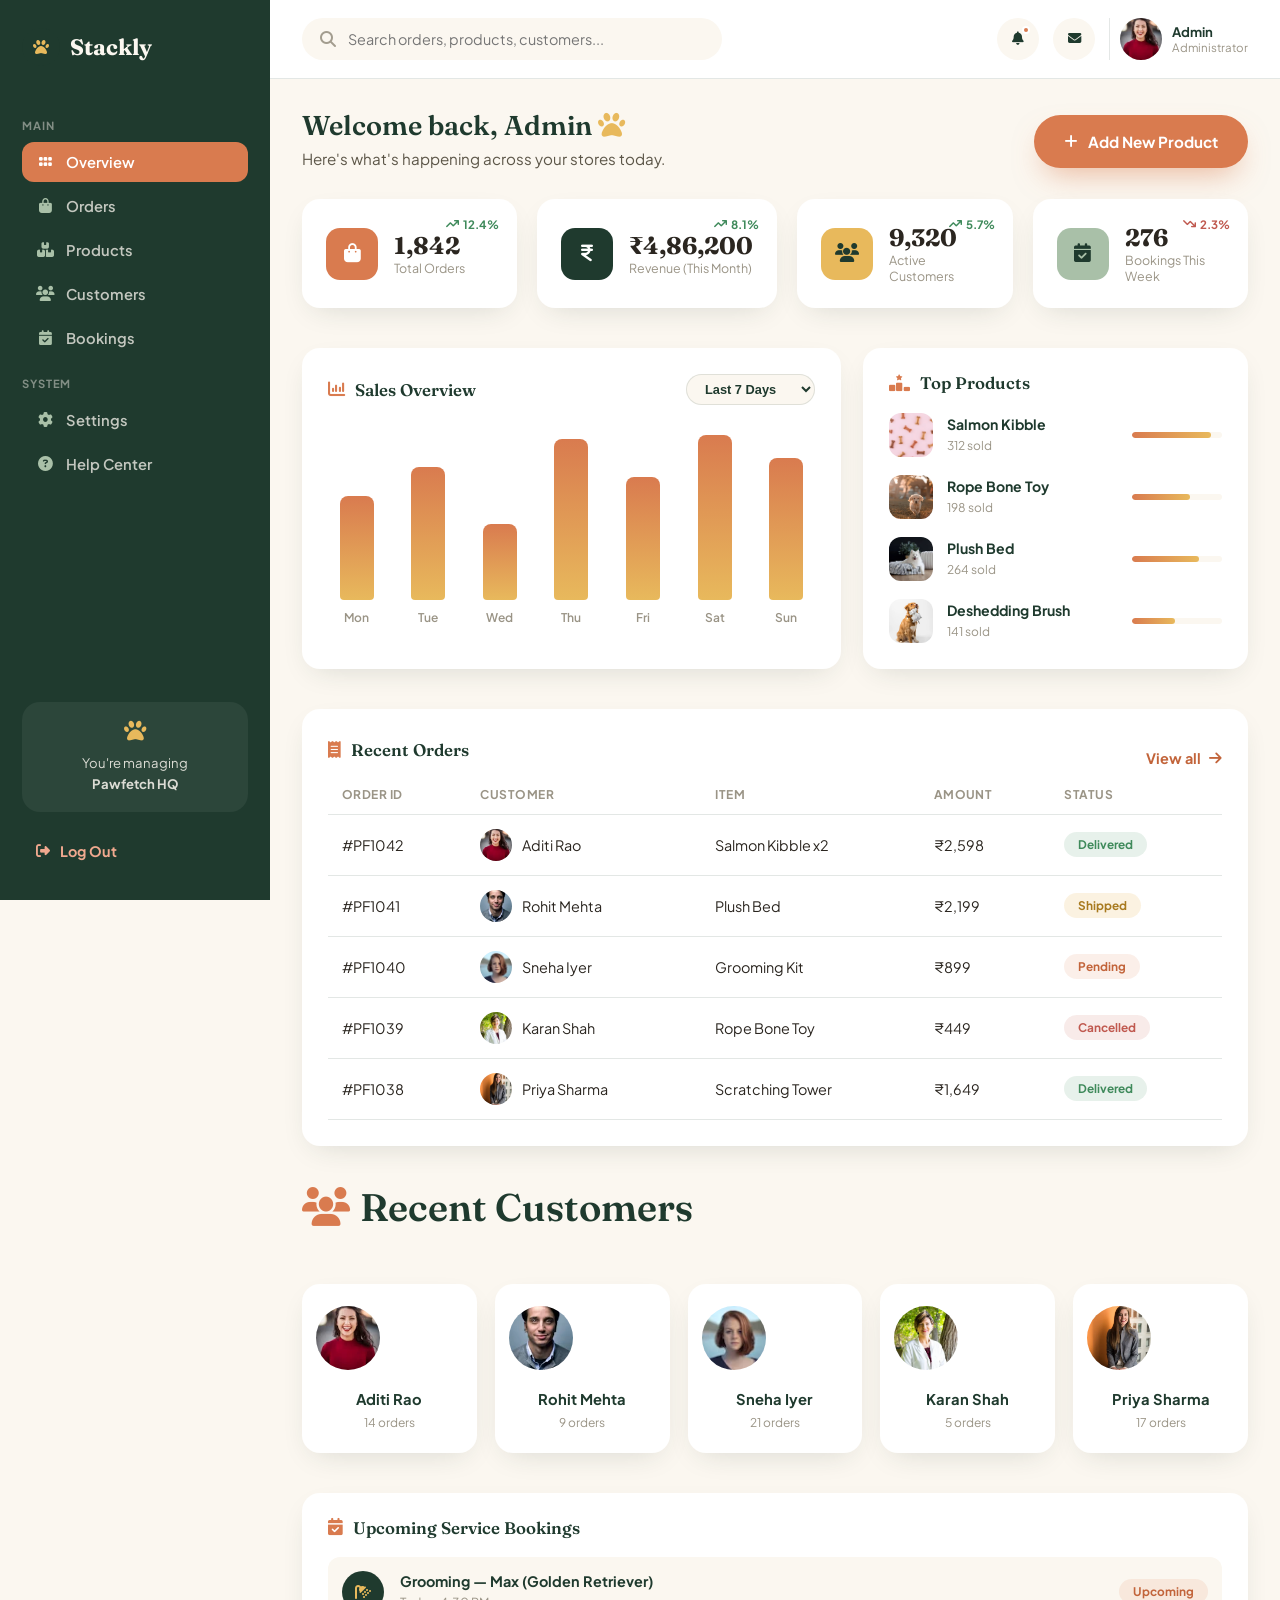
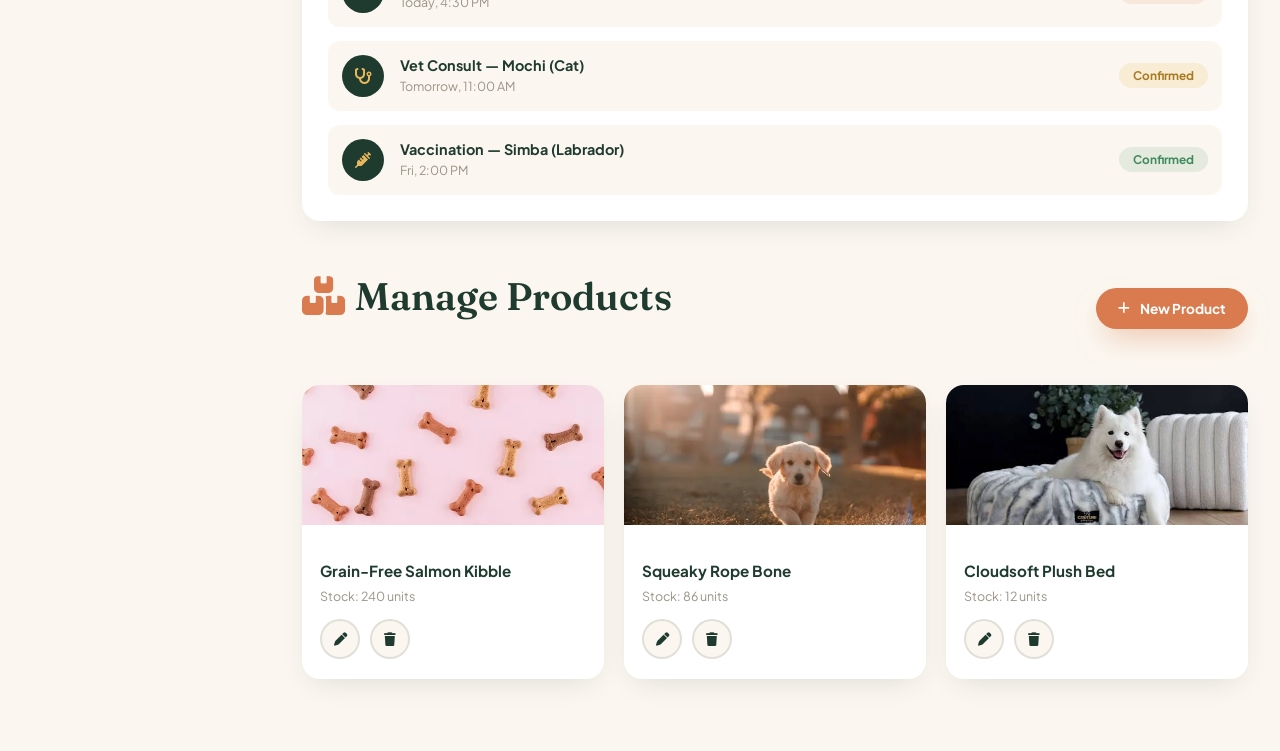
<file: admindashboard.html>
<!DOCTYPE html>
<html lang="en">
<head>
<meta charset="UTF-8">
<meta name="viewport" content="width=device-width, initial-scale=1.0">
<title>Admin Dashboard — Pawfetch</title>
<link rel="preconnect" href="https://fonts.googleapis.com">
<link href="https://fonts.googleapis.com/css2?family=Fraunces:ital,opsz,wght@0,9..144,300..900;1,9..144,300..900&family=Plus+Jakarta+Sans:ital,wght@0,400;0,500;0,600;0,700;0,800;1,400&display=swap" rel="stylesheet">
<link rel="stylesheet" href="https://cdnjs.cloudflare.com/ajax/libs/font-awesome/6.5.1/css/all.min.css">
<link rel="stylesheet" href="style.css">
</head>
<body class="dash-body">

<div class="dash-shell">

  <!-- SIDEBAR -->
  <aside class="dash-sidebar" id="dash-sidebar">
    <a href="index.html" class="brand light">
      <span class="brand-icon"><i class="fa-solid fa-paw"></i></span>
      <span class="brand-name">Stackly</span>
    </a>

    <span class="sidebar-label">Main</span>
    <nav class="dash-nav">
      <a href="#overview" class="active"><i class="fa-solid fa-grip"></i> Overview</a>
      <a href="#orders"><i class="fa-solid fa-bag-shopping"></i> Orders</a>
      <a href="#products"><i class="fa-solid fa-boxes-stacked"></i> Products</a>
      <a href="#customers"><i class="fa-solid fa-users"></i> Customers</a>
      <a href="#bookings"><i class="fa-solid fa-calendar-check"></i> Bookings</a>
    </nav>

    <span class="sidebar-label">System</span>
    <nav class="dash-nav">
      <a href="404.html?from=admindashboard"><i class="fa-solid fa-gear"></i> Settings</a>
      <a href="404.html?from=admindashboard"><i class="fa-solid fa-circle-question"></i> Help Center</a>
    </nav>

    <div class="sidebar-promo">
      <i class="fa-solid fa-paw"></i>
      <p>You're managing<br><strong>Pawfetch HQ</strong></p>
    </div>

    <a href="login.html" class="logout-link" id="logout-btn"><i class="fa-solid fa-right-from-bracket"></i> Log Out</a>
  </aside>

  <div class="dash-overlay" id="dash-overlay"></div>

  <!-- MAIN -->
  <div class="dash-main">

    <!-- TOPBAR -->
    <header class="dash-topbar">
      <button class="dash-menu-btn" id="dash-menu-btn" aria-label="Toggle sidebar"><i class="fa-solid fa-bars"></i></button>
      <div class="dash-search">
        <i class="fa-solid fa-magnifying-glass"></i>
        <input type="text" placeholder="Search orders, products, customers...">
      </div>
      <div class="dash-topbar-actions">
        <button class="dash-icon-btn"><i class="fa-solid fa-bell"></i><span class="dot"></span></button>
        <button class="dash-icon-btn"><i class="fa-solid fa-envelope"></i></button>
        <div class="dash-profile">
          <img src="Assest/shop14.webp" alt="Admin avatar">
          <div class="dash-profile-text">
            <strong id="admin-name">Admin</strong>
            <span>Administrator</span>
          </div>
        </div>
      </div>
    </header>

    <div class="dash-content">

      <!-- 1. WELCOME + STATS -->
      <section id="overview" class="dash-section">
        <div class="dash-welcome" data-animate="fade-up">
          <div>
            <h1>Welcome back, <span id="admin-name-2">Admin</span> <i class="fa-solid fa-paw"></i></h1>
            <p>Here's what's happening across your stores today.</p>
          </div>
          <a href="#products" class="btn btn-primary"><i class="fa-solid fa-plus"></i> Add New Product</a>
        </div>

        <div class="stat-cards-grid">
          <div class="dash-stat-card" data-animate="fade-up" data-delay="0">
            <div class="dash-stat-icon icon-clay"><i class="fa-solid fa-bag-shopping"></i></div>
            <div class="dash-stat-info">
              <span class="dash-stat-num" data-count="1842">0</span>
              <span class="dash-stat-label">Total Orders</span>
            </div>
            <span class="trend up"><i class="fa-solid fa-arrow-trend-up"></i> 12.4%</span>
          </div>
          <div class="dash-stat-card" data-animate="fade-up" data-delay="100">
            <div class="dash-stat-icon icon-forest"><i class="fa-solid fa-indian-rupee-sign"></i></div>
            <div class="dash-stat-info">
              <span class="dash-stat-num" data-count="486200" data-prefix="₹">0</span>
              <span class="dash-stat-label">Revenue (This Month)</span>
            </div>
            <span class="trend up"><i class="fa-solid fa-arrow-trend-up"></i> 8.1%</span>
          </div>
          <div class="dash-stat-card" data-animate="fade-up" data-delay="200">
            <div class="dash-stat-icon icon-gold"><i class="fa-solid fa-users"></i></div>
            <div class="dash-stat-info">
              <span class="dash-stat-num" data-count="9320">0</span>
              <span class="dash-stat-label">Active Customers</span>
            </div>
            <span class="trend up"><i class="fa-solid fa-arrow-trend-up"></i> 5.7%</span>
          </div>
          <div class="dash-stat-card" data-animate="fade-up" data-delay="300">
            <div class="dash-stat-icon icon-sage"><i class="fa-solid fa-calendar-check"></i></div>
            <div class="dash-stat-info">
              <span class="dash-stat-num" data-count="276">0</span>
              <span class="dash-stat-label">Bookings This Week</span>
            </div>
            <span class="trend down"><i class="fa-solid fa-arrow-trend-down"></i> 2.3%</span>
          </div>
        </div>
      </section>

      <!-- 2. CHART + TOP PRODUCTS -->
      <section class="dash-section grid-2">
        <div class="dash-panel" data-animate="fade-up">
          <div class="panel-head">
            <h3><i class="fa-solid fa-chart-column"></i> Sales Overview</h3>
            <select class="panel-select"><option>Last 7 Days</option><option>Last 30 Days</option><option>This Year</option></select>
          </div>
          <div class="bar-chart" id="bar-chart">
            <div class="bar-col"><div class="bar" data-height="55"></div><span>Mon</span></div>
            <div class="bar-col"><div class="bar" data-height="70"></div><span>Tue</span></div>
            <div class="bar-col"><div class="bar" data-height="40"></div><span>Wed</span></div>
            <div class="bar-col"><div class="bar" data-height="85"></div><span>Thu</span></div>
            <div class="bar-col"><div class="bar" data-height="65"></div><span>Fri</span></div>
            <div class="bar-col"><div class="bar" data-height="95"></div><span>Sat</span></div>
            <div class="bar-col"><div class="bar" data-height="75"></div><span>Sun</span></div>
          </div>
        </div>

        <div class="dash-panel" data-animate="fade-up" data-delay="100">
          <div class="panel-head">
            <h3><i class="fa-solid fa-ranking-star"></i> Top Products</h3>
          </div>
          <div class="top-products-list">
            <div class="top-product-row">
              <img src="Assest/shop5.webp" alt="Kibble">
              <div><strong>Salmon Kibble</strong><span>312 sold</span></div>
              <div class="progress-track"><div class="progress-fill" style="width:88%"></div></div>
            </div>
            <div class="top-product-row">
              <img src="Assest/shop8.webp" alt="Toy">
              <div><strong>Rope Bone Toy</strong><span>198 sold</span></div>
              <div class="progress-track"><div class="progress-fill" style="width:64%"></div></div>
            </div>
            <div class="top-product-row">
              <img src="Assest/shop19.webp" alt="Bed">
              <div><strong>Plush Bed</strong><span>264 sold</span></div>
              <div class="progress-track"><div class="progress-fill" style="width:74%"></div></div>
            </div>
            <div class="top-product-row">
              <img src="Assest/shop7.webp" alt="Brush">
              <div><strong>Deshedding Brush</strong><span>141 sold</span></div>
              <div class="progress-track"><div class="progress-fill" style="width:48%"></div></div>
            </div>
          </div>
        </div>
      </section>

      <!-- 3. RECENT ORDERS TABLE -->
      <section id="orders" class="dash-section">
        <div class="dash-panel" data-animate="fade-up">
          <div class="panel-head">
            <h3><i class="fa-solid fa-receipt"></i> Recent Orders</h3>
            <a href="404.html?from=admindashboard" class="link-arrow small">View all <i class="fa-solid fa-arrow-right"></i></a>
          </div>
          <div class="table-wrap">
            <table class="dash-table">
              <thead><tr><th>Order ID</th><th>Customer</th><th>Item</th><th>Amount</th><th>Status</th></tr></thead>
              <tbody>
                <tr>
                  <td>#PF1042</td>
                  <td><div class="cust-cell"><img src="Assest/shop14.webp" alt=""> Aditi Rao</div></td>
                  <td>Salmon Kibble x2</td><td>₹2,598</td>
                  <td><span class="status delivered">Delivered</span></td>
                </tr>
                <tr>
                  <td>#PF1041</td>
                  <td><div class="cust-cell"><img src="Assest/shop15.webp" alt=""> Rohit Mehta</div></td>
                  <td>Plush Bed</td><td>₹2,199</td>
                  <td><span class="status shipped">Shipped</span></td>
                </tr>
                <tr>
                  <td>#PF1040</td>
                  <td><div class="cust-cell"><img src="Assest/shop16.webp" alt=""> Sneha Iyer</div></td>
                  <td>Grooming Kit</td><td>₹899</td>
                  <td><span class="status pending">Pending</span></td>
                </tr>
                <tr>
                  <td>#PF1039</td>
                  <td><div class="cust-cell"><img src="Assest/shop24.webp" alt=""> Karan Shah</div></td>
                  <td>Rope Bone Toy</td><td>₹449</td>
                  <td><span class="status cancelled">Cancelled</span></td>
                </tr>
                <tr>
                  <td>#PF1038</td>
                  <td><div class="cust-cell"><img src="Assest/shop25.webp" alt=""> Priya Sharma</div></td>
                  <td>Scratching Tower</td><td>₹1,649</td>
                  <td><span class="status delivered">Delivered</span></td>
                </tr>
              </tbody>
            </table>
          </div>
        </div>
      </section>

      <!-- 4. CUSTOMERS GRID -->
      <section id="customers" class="dash-section">
        <div class="section-head" data-animate="fade-up">
          <h2 class="dash-h2"><i class="fa-solid fa-users"></i> Recent Customers</h2>
        </div>
        <div class="cust-grid">
          <div class="cust-card" data-animate="fade-up" data-delay="0">
            <img src="Assest/shop14.webp" alt="Aditi Rao">
            <h4>Aditi Rao</h4><span>14 orders</span>
          </div>
          <div class="cust-card" data-animate="fade-up" data-delay="100">
            <img src="Assest/shop15.webp" alt="Rohit Mehta">
            <h4>Rohit Mehta</h4><span>9 orders</span>
          </div>
          <div class="cust-card" data-animate="fade-up" data-delay="200">
            <img src="Assest/shop16.webp" alt="Sneha Iyer">
            <h4>Sneha Iyer</h4><span>21 orders</span>
          </div>
          <div class="cust-card" data-animate="fade-up" data-delay="300">
            <img src="Assest/shop24.webp" alt="Karan Shah">
            <h4>Karan Shah</h4><span>5 orders</span>
          </div>
          <div class="cust-card" data-animate="fade-up" data-delay="400">
            <img src="Assest/shop25.webp" alt="Priya Sharma">
            <h4>Priya Sharma</h4><span>17 orders</span>
          </div>
        </div>
      </section>

      <!-- 5. BOOKINGS LIST -->
      <section id="bookings" class="dash-section">
        <div class="dash-panel" data-animate="fade-up">
          <div class="panel-head">
            <h3><i class="fa-solid fa-calendar-check"></i> Upcoming Service Bookings</h3>
          </div>
          <div class="booking-list">
            <div class="booking-row">
              <div class="booking-icon"><i class="fa-solid fa-shower"></i></div>
              <div class="booking-info"><strong>Grooming — Max (Golden Retriever)</strong><span>Today, 4:30 PM</span></div>
              <span class="status pending">Upcoming</span>
            </div>
            <div class="booking-row">
              <div class="booking-icon"><i class="fa-solid fa-stethoscope"></i></div>
              <div class="booking-info"><strong>Vet Consult — Mochi (Cat)</strong><span>Tomorrow, 11:00 AM</span></div>
              <span class="status shipped">Confirmed</span>
            </div>
            <div class="booking-row">
              <div class="booking-icon"><i class="fa-solid fa-syringe"></i></div>
              <div class="booking-info"><strong>Vaccination — Simba (Labrador)</strong><span>Fri, 2:00 PM</span></div>
              <span class="status delivered">Confirmed</span>
            </div>
          </div>
        </div>
      </section>

      <!-- 6. PRODUCTS QUICK MANAGE -->
      <section id="products" class="dash-section">
        <div class="section-head split" data-animate="fade-up">
          <h2 class="dash-h2"><i class="fa-solid fa-boxes-stacked"></i> Manage Products</h2>
          <a href="404.html?from=admindashboard" class="btn btn-small btn-primary"><i class="fa-solid fa-plus"></i> New Product</a>
        </div>
        <div class="manage-grid">
          <div class="manage-card" data-animate="fade-up" data-delay="0">
            <img src="Assest/shop5.webp" alt="Kibble">
            <div class="manage-info">
              <h4>Grain-Free Salmon Kibble</h4>
              <span>Stock: 240 units</span>
              <div class="manage-actions">
                <button class="icon-btn"><i class="fa-solid fa-pen"></i></button>
                <button class="icon-btn danger"><i class="fa-solid fa-trash"></i></button>
              </div>
            </div>
          </div>
          <div class="manage-card" data-animate="fade-up" data-delay="100">
            <img src="Assest/shop6.webp" alt="Toy">
            <div class="manage-info">
              <h4>Squeaky Rope Bone</h4>
              <span>Stock: 86 units</span>
              <div class="manage-actions">
                <button class="icon-btn"><i class="fa-solid fa-pen"></i></button>
                <button class="icon-btn danger"><i class="fa-solid fa-trash"></i></button>
              </div>
            </div>
          </div>
          <div class="manage-card" data-animate="fade-up" data-delay="200">
            <img src="Assest/shop19.webp" alt="Bed">
            <div class="manage-info">
              <h4>Cloudsoft Plush Bed</h4>
              <span>Stock: 12 units</span>
              <div class="manage-actions">
                <button class="icon-btn"><i class="fa-solid fa-pen"></i></button>
                <button class="icon-btn danger"><i class="fa-solid fa-trash"></i></button>
              </div>
            </div>
          </div>
        </div>
      </section>

    </div>
  </div>
</div>

<script src="dashboard.js"></script>
</body>
</html>
</file>
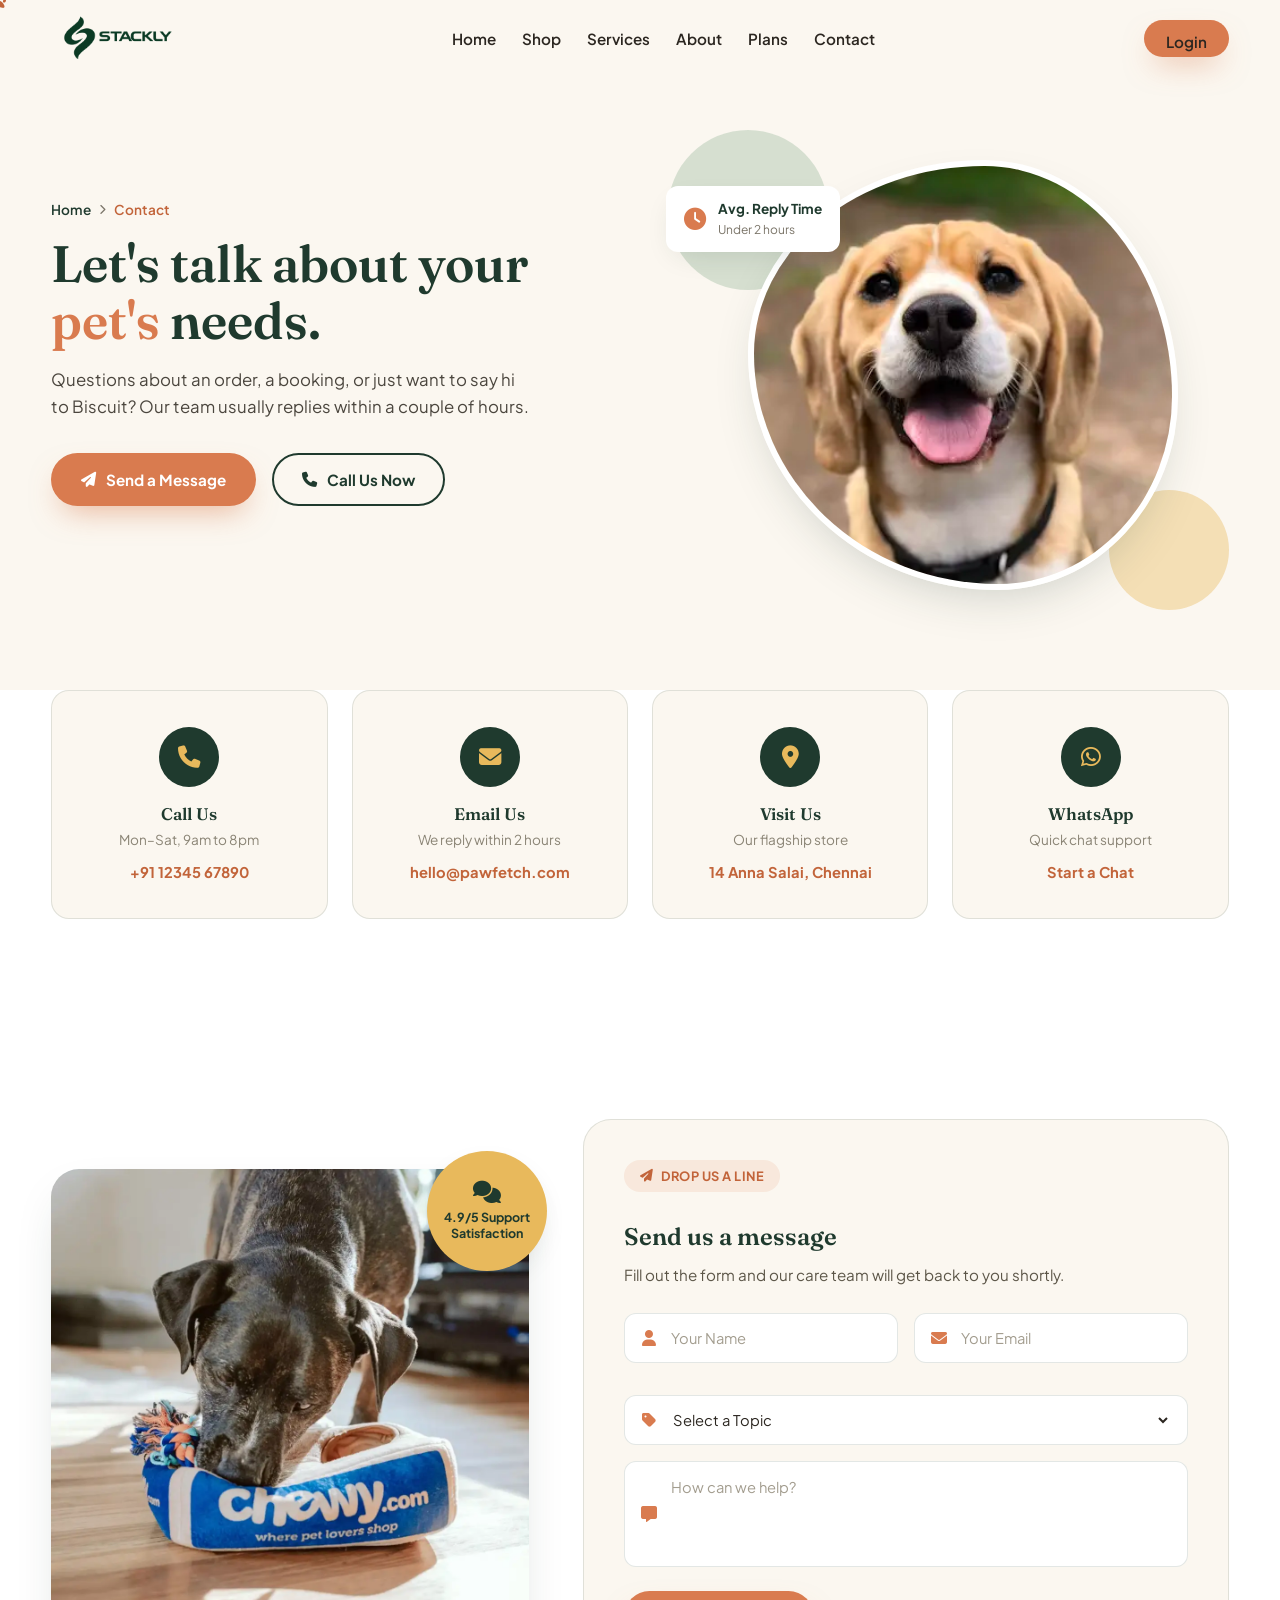
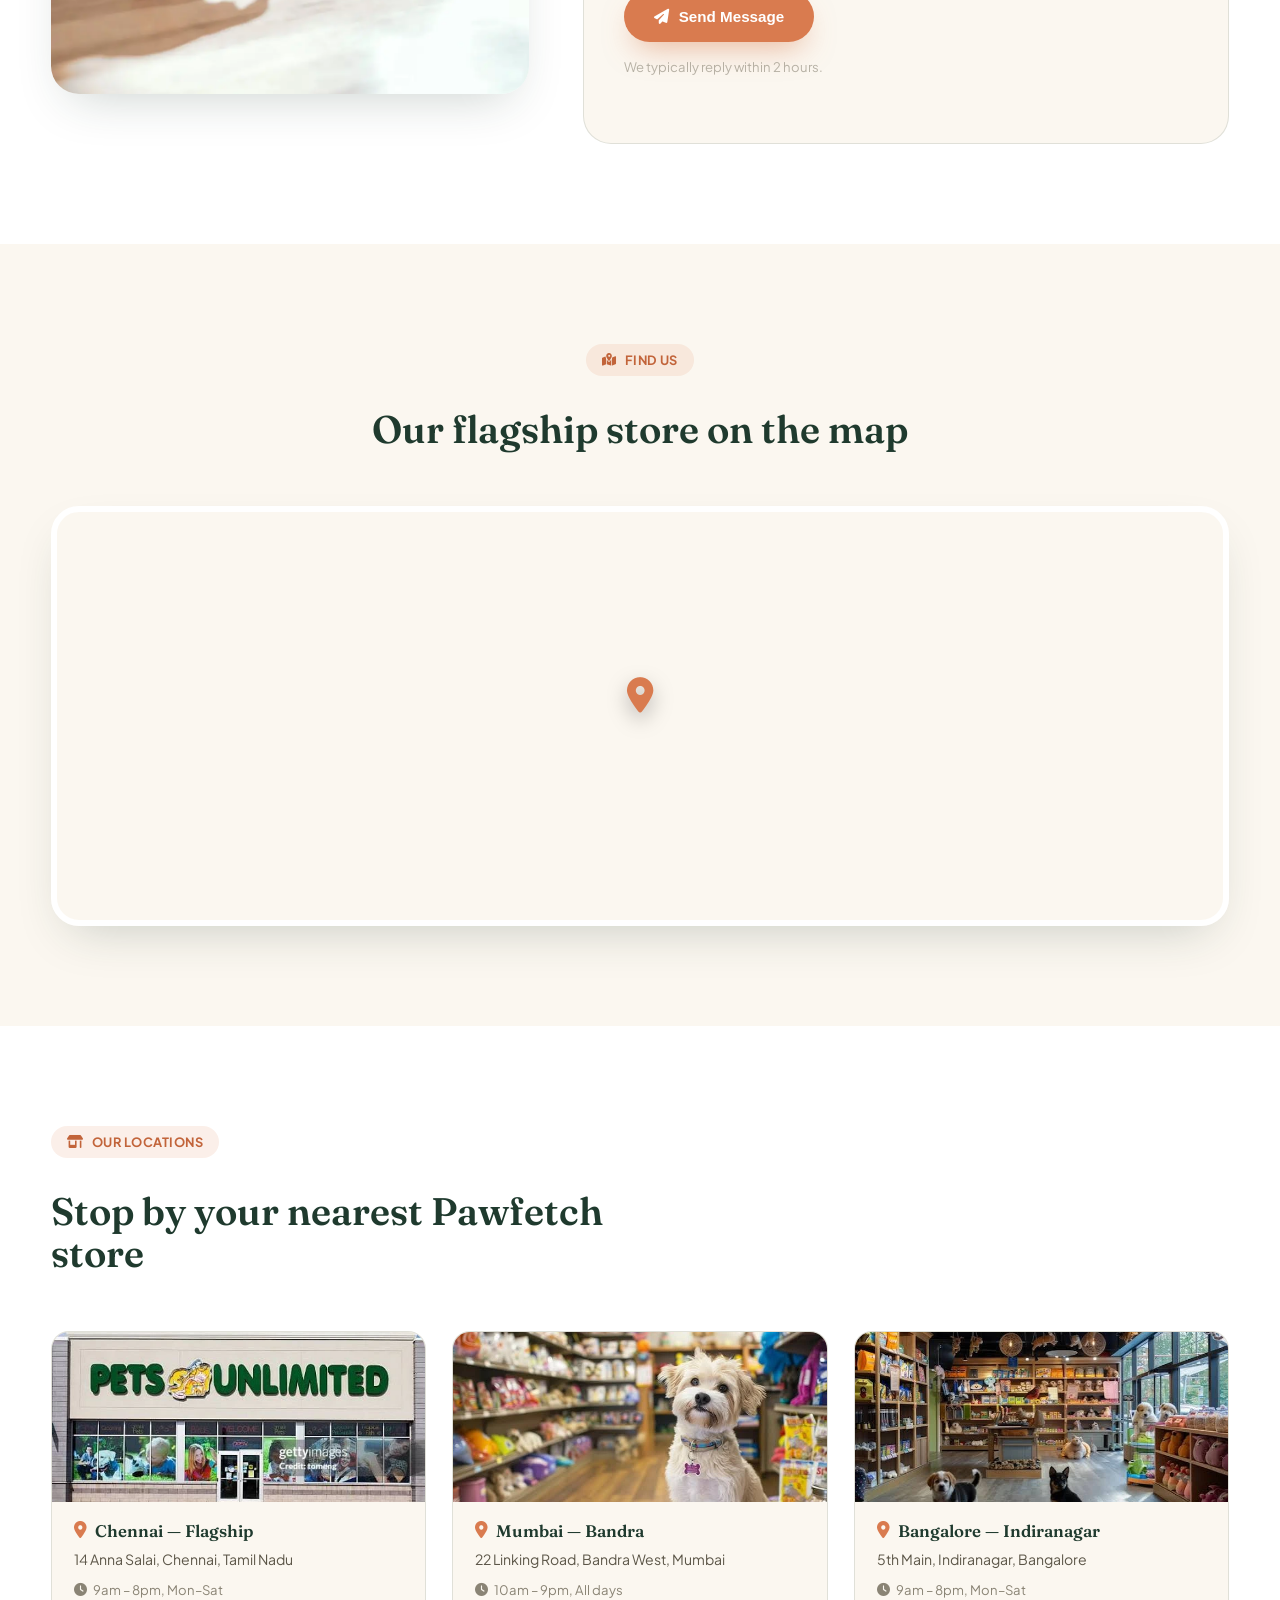
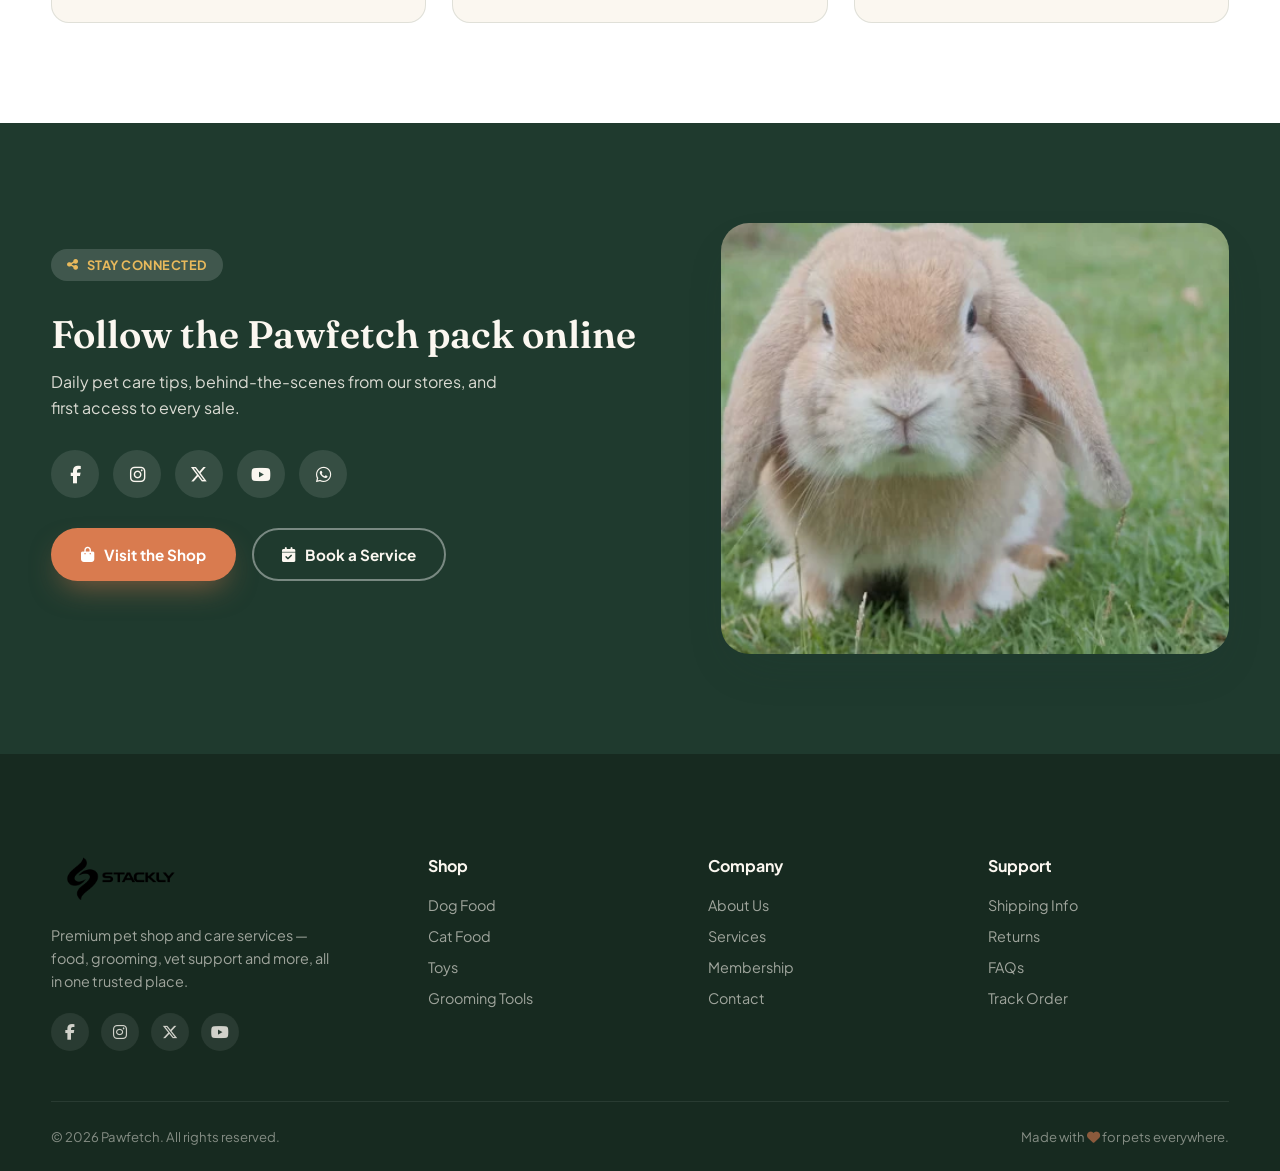
<file: contact.html>
<!DOCTYPE html>
<html lang="en">
<head>
<meta charset="UTF-8">
<meta name="viewport" content="width=device-width, initial-scale=1.0">
<title>Contact Us — Pawfetch</title>
<link rel="preconnect" href="https://fonts.googleapis.com">
<link href="https://fonts.googleapis.com/css2?family=Fraunces:ital,opsz,wght@0,9..144,300..900;1,9..144,300..900&family=Plus+Jakarta+Sans:ital,wght@0,400;0,500;0,600;0,700;0,800;1,400&display=swap" rel="stylesheet">
<link rel="stylesheet" href="https://cdnjs.cloudflare.com/ajax/libs/font-awesome/6.5.1/css/all.min.css">
<link rel="stylesheet" href="style.css">
</head>
<body>

<div class="paw-progress"><i class="fa-solid fa-paw"></i></div>

<!-- HEADER -->
<header class="site-header" id="header">
  <div class="container header-inner">
    <div class="logo">
        <a href="index.html">
            <img src="Assest/stacklylogo (1).webp" alt="Logo">
        </a>
    </div>

    <nav class="main-nav" id="main-nav">
      <ul>
        <li><a href="index.html">Home</a></li>
        <li><a href="shop.html">Shop</a></li>
        <li><a href="service.html">Services</a></li>
        <li><a href="about.html">About</a></li>
        <li><a href="plan.html">Plans</a></li>
        <li><a href="contact.html" class="active">Contact</a></li>
      </ul>
      <a href="login.html" class="btn btn-small btn-primary nav-cta">Login</a>
    </nav>

    <button class="hamburger" id="hamburger" aria-label="Toggle menu" aria-expanded="false">
      <span></span><span></span><span></span>
    </button>
  </div>
</header>

<div class="nav-overlay" id="nav-overlay"></div>

<main>

  <!-- 1. CONTACT HERO -->
  <section class="contact-hero" id="contact-home">
    <div class="container contact-hero-inner">
      <div class="contact-hero-copy" data-animate="fade-up">
        <span class="breadcrumb"><a href="index.html">Home</a> <i class="fa-solid fa-chevron-right"></i> <span>Contact</span></span>
        <h1>Let's talk about your <em>pet's</em> needs.</h1>
        <p>Questions about an order, a booking, or just want to say hi to Biscuit? Our team usually replies within a couple of hours.</p>
        <div class="hero-actions">
          <a href="404.html" class="btn btn-primary"><i class="fa-solid fa-paper-plane"></i> Send a Message</a>
          <a href="404.html" class="btn btn-ghost"><i class="fa-solid fa-phone"></i> Call Us Now</a>
        </div>
      </div>
      <div class="contact-hero-media" data-animate="fade-in">
        <div class="contact-hero-frame">
          <img src="Assest/shop10.webp" alt="Customer support team with a cat">
        </div>
        <div class="floating-card card-top">
          <i class="fa-solid fa-clock"></i>
          <div><strong>Avg. Reply Time</strong><span>Under 2 hours</span></div>
        </div>
        <div class="blob blob-1"></div>
        <div class="blob blob-2"></div>
      </div>
    </div>
  </section>

  <!-- 2. QUICK CONTACT INFO CARDS -->
  <section class="section contact-info-section" id="contact-info">
    <div class="container">
      <div class="contact-info-grid">
        <div class="info-card" data-animate="fade-up" data-delay="0">
          <div class="info-icon"><i class="fa-solid fa-phone"></i></div>
          <h3>Call Us</h3>
          <p>Mon–Sat, 9am to 8pm</p>
          <a href="tel:+911234567890">+91 12345 67890</a>
        </div>
        <div class="info-card" data-animate="fade-up" data-delay="100">
          <div class="info-icon"><i class="fa-solid fa-envelope"></i></div>
          <h3>Email Us</h3>
          <p>We reply within 2 hours</p>
          <a href="mailto:hello@pawfetch.com">hello@pawfetch.com</a>
        </div>
        <div class="info-card" data-animate="fade-up" data-delay="200">
          <div class="info-icon"><i class="fa-solid fa-location-dot"></i></div>
          <h3>Visit Us</h3>
          <p>Our flagship store</p>
          <a href="#locations">14 Anna Salai, Chennai</a>
        </div>
        <div class="info-card" data-animate="fade-up" data-delay="300">
          <div class="info-icon"><i class="fa-brands fa-whatsapp"></i></div>
          <h3>WhatsApp</h3>
          <p>Quick chat support</p>
          <a href="#">Start a Chat</a>
        </div>
      </div>
    </div>
  </section>

  <!-- 3. CONTACT FORM -->
  <section class="section contact-form-section" id="contact-form">
    <div class="container contact-form-inner">
      <div class="contact-form-media" data-animate="fade-in">
        <img src="Assest/shop1 (1).webp" alt="Happy puppy waiting for reply">
        <div class="why-badge"><i class="fa-solid fa-comments"></i><span>4.9/5 Support<br>Satisfaction</span></div>
      </div>

      <form class="contact-form" data-animate="fade-up" id="contact-form-el">
        <span class="eyebrow"><i class="fa-solid fa-paper-plane"></i> Drop Us a Line</span>
        <h2>Send us a message</h2>
        <p>Fill out the form and our care team will get back to you shortly.</p>

        <div class="form-grid">
          <div class="form-field light">
            <i class="fa-solid fa-user"></i>
            <input type="text" placeholder="Your Name" required>
          </div>
          <div class="form-field light">
            <i class="fa-solid fa-envelope"></i>
            <input type="email" placeholder="Your Email" required>
          </div>
        </div>
        <div class="form-field light">
          <i class="fa-solid fa-tag"></i>
          <select required>
            <option value="" disabled selected>Select a Topic</option>
            <option>Order Support</option>
            <option>Service Booking</option>
            <option>Membership Question</option>
            <option>Partnership Inquiry</option>
            <option>Something Else</option>
          </select>
        </div>
        <div class="form-field light full">
          <i class="fa-solid fa-message"></i>
          <textarea placeholder="How can we help?" rows="4" required></textarea>
        </div>

        <button type="submit" class="btn btn-primary"><i class="fa-solid fa-paper-plane"></i> Send Message</button>
        <p class="form-note" id="contact-form-note">We typically reply within 2 hours.</p>
      </form>
    </div>
  </section>

  <!-- 4. MAP / FIND US -->
  <section class="section map-section" id="map">
    <div class="container">
      <div class="section-head center" data-animate="fade-up">
        <span class="eyebrow"><i class="fa-solid fa-map-location-dot"></i> Find Us</span>
        <h2>Our flagship store on the map</h2>
      </div>

      <div class="map-frame" data-animate="fade-up">
        <iframe
          src="https://www.google.com/maps?q=Chennai,India&output=embed"
          loading="lazy"
          referrerpolicy="no-referrer-when-downgrade"
          title="Pawfetch store location map">
        </iframe>
        <div class="map-pin"><i class="fa-solid fa-location-dot"></i></div>
      </div>
    </div>
  </section>

  <!-- 5. STORE LOCATIONS -->
  <section class="section locations-section" id="locations">
    <div class="container">
      <div class="section-head" data-animate="fade-up">
        <span class="eyebrow"><i class="fa-solid fa-shop"></i> Our Locations</span>
        <h2>Stop by your nearest Pawfetch store</h2>
      </div>

      <div class="locations-grid">
        <div class="location-card" data-animate="fade-up" data-delay="0">
          <div class="location-img"><img src="Assest/shop27.webp" alt="Chennai store front"></div>
          <div class="location-info">
            <h3><i class="fa-solid fa-location-dot"></i> Chennai — Flagship</h3>
            <p>14 Anna Salai, Chennai, Tamil Nadu</p>
            <span><i class="fa-solid fa-clock"></i> 9am – 8pm, Mon–Sat</span>
          </div>
        </div>
        <div class="location-card" data-animate="fade-up" data-delay="100">
          <div class="location-img"><img src="Assest/shop28.webp" alt="Mumbai store front"></div>
          <div class="location-info">
            <h3><i class="fa-solid fa-location-dot"></i> Mumbai — Bandra</h3>
            <p>22 Linking Road, Bandra West, Mumbai</p>
            <span><i class="fa-solid fa-clock"></i> 10am – 9pm, All days</span>
          </div>
        </div>
        <div class="location-card" data-animate="fade-up" data-delay="200">
          <div class="location-img"><img src="Assest/shop29.webp" alt="Bangalore store front"></div>
          <div class="location-info">
            <h3><i class="fa-solid fa-location-dot"></i> Bangalore — Indiranagar</h3>
            <p>5th Main, Indiranagar, Bangalore</p>
            <span><i class="fa-solid fa-clock"></i> 9am – 8pm, Mon–Sat</span>
          </div>
        </div>
      </div>
    </div>
  </section>

  <!-- 6. CTA / SOCIAL -->
  <section class="section cta-contact" id="connect">
    <div class="container cta-inner" data-animate="fade-up">
      <div class="cta-copy">
        <span class="eyebrow light"><i class="fa-solid fa-share-nodes"></i> Stay Connected</span>
        <h2>Follow the Pawfetch pack online</h2>
        <p>Daily pet care tips, behind-the-scenes from our stores, and first access to every sale.</p>

        <div class="social-row large">
          <a href="#" aria-label="Facebook"><i class="fa-brands fa-facebook-f"></i></a>
          <a href="#" aria-label="Instagram"><i class="fa-brands fa-instagram"></i></a>
          <a href="#" aria-label="Twitter"><i class="fa-brands fa-x-twitter"></i></a>
          <a href="#" aria-label="YouTube"><i class="fa-brands fa-youtube"></i></a>
          <a href="#" aria-label="WhatsApp"><i class="fa-brands fa-whatsapp"></i></a>
        </div>

        <div class="hero-actions" style="margin-top:30px;">
          <a href="shop.html" class="btn btn-primary"><i class="fa-solid fa-bag-shopping"></i> Visit the Shop</a>
          <a href="service.html" class="btn btn-ghost light"><i class="fa-solid fa-calendar-check"></i> Book a Service</a>
        </div>
      </div>
      <div class="cta-media">
        <img src="Assest/shop11.webp" alt="Dog running with team">
      </div>
    </div>
  </section>

</main>

<!-- FOOTER -->
<footer class="site-footer">
  <div class="container footer-grid">
    <div class="footer-brand">
      <div class="logo1">
        <a href="contact.html">
            <img src="Assest/stacklylogo (1).webp" alt="Logo1">
        </a>
    </div>
      <p>Premium pet shop and care services — food, grooming, vet support and more, all in one trusted place.</p>
      <div class="social-row">
        <a href="404.html?from=home"><i class="fa-brands fa-facebook-f"></i></a>
<a href="404.html?from=home"><i class="fa-brands fa-instagram"></i></a>
<a href="404.html?from=home"><i class="fa-brands fa-x-twitter"></i></a>
<a href="404.html?from=home"><i class="fa-brands fa-youtube"></i></a>
      </div>
    </div>

    <div class="footer-col">
      <h4>Shop</h4>
      <ul>
        <li><a href="shop.html">Dog Food</a></li>
        <li><a href="shop.html">Cat Food</a></li>
        <li><a href="shop.html">Toys</a></li>
        <li><a href="shop.html">Grooming Tools</a></li>
      </ul>
    </div>

    <div class="footer-col">
      <h4>Company</h4>
      <ul>
        <li><a href="about.html">About Us</a></li>
        <li><a href="service.html">Services</a></li>
        <li><a href="plan.html">Membership</a></li>
        <li><a href="contact.html">Contact</a></li>
      </ul>
    </div>

    <div class="footer-col">
      <h4>Support</h4>
      <ul>
        <li><a href="contact.html">Shipping Info</a></li>
        <li><a href="contact.html">Returns</a></li>
        <li><a href="contact.html">FAQs</a></li>
        <li><a href="contact.html">Track Order</a></li>
      </ul>
    </div>
  </div>

  <div class="container footer-bottom">
    <p>&copy; <span id="year"></span> Pawfetch. All rights reserved.</p>
    <p>Made with <i class="fa-solid fa-heart"></i> for pets everywhere.</p>
  </div>
</footer>

<button class="back-to-top" id="back-to-top" aria-label="Back to top"><i class="fa-solid fa-arrow-up"></i></button>

<script>
document.addEventListener('DOMContentLoaded', () => {

  const form = document.getElementById('contact-form-el');
  const note = document.getElementById('contact-form-note');

  if (form) {
    form.addEventListener('submit', (e) => {
      e.preventDefault();
      note.textContent = "Message sent! We'll get back to you within 2 hours. 🐾";
      note.style.color = '#D97B4F';
      note.style.fontWeight = '600';
      form.reset();
    });
  }

});
</script>
<script src="script.js"></script>
</body>
</html>
</file>
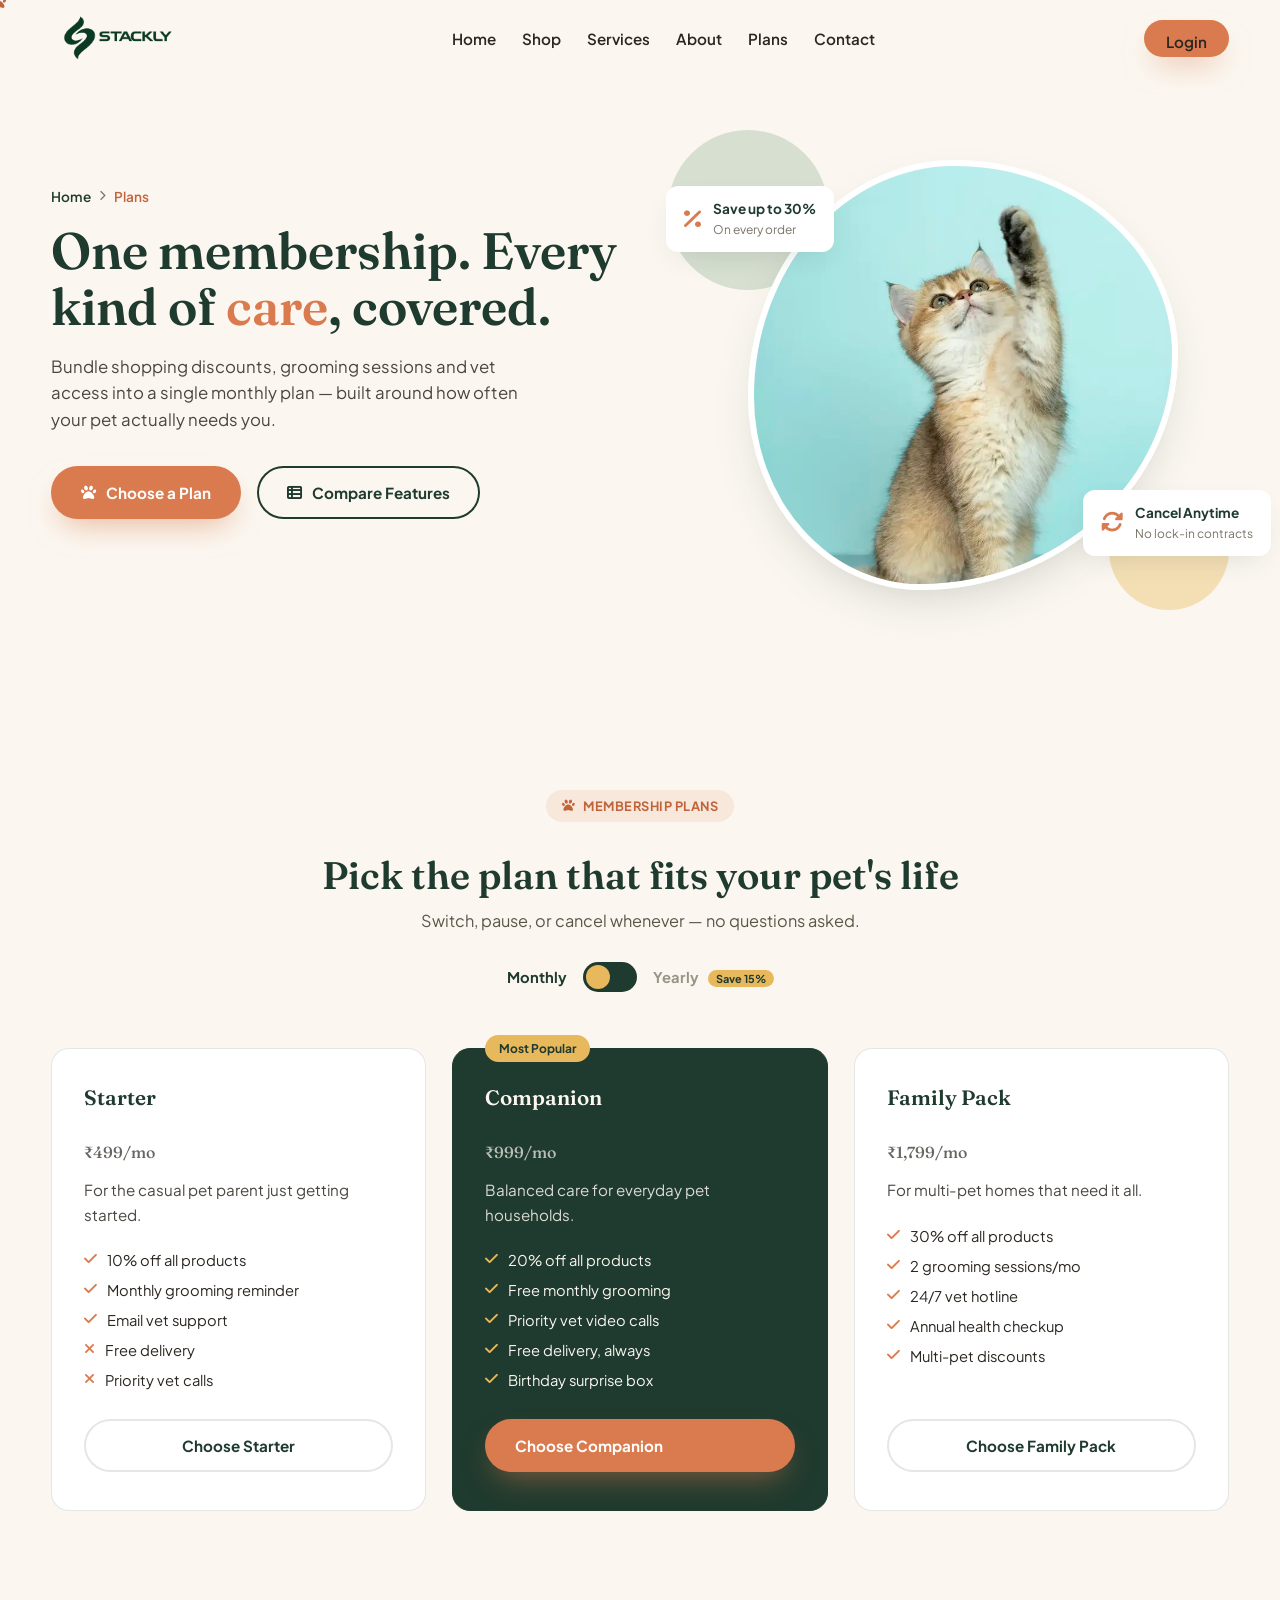
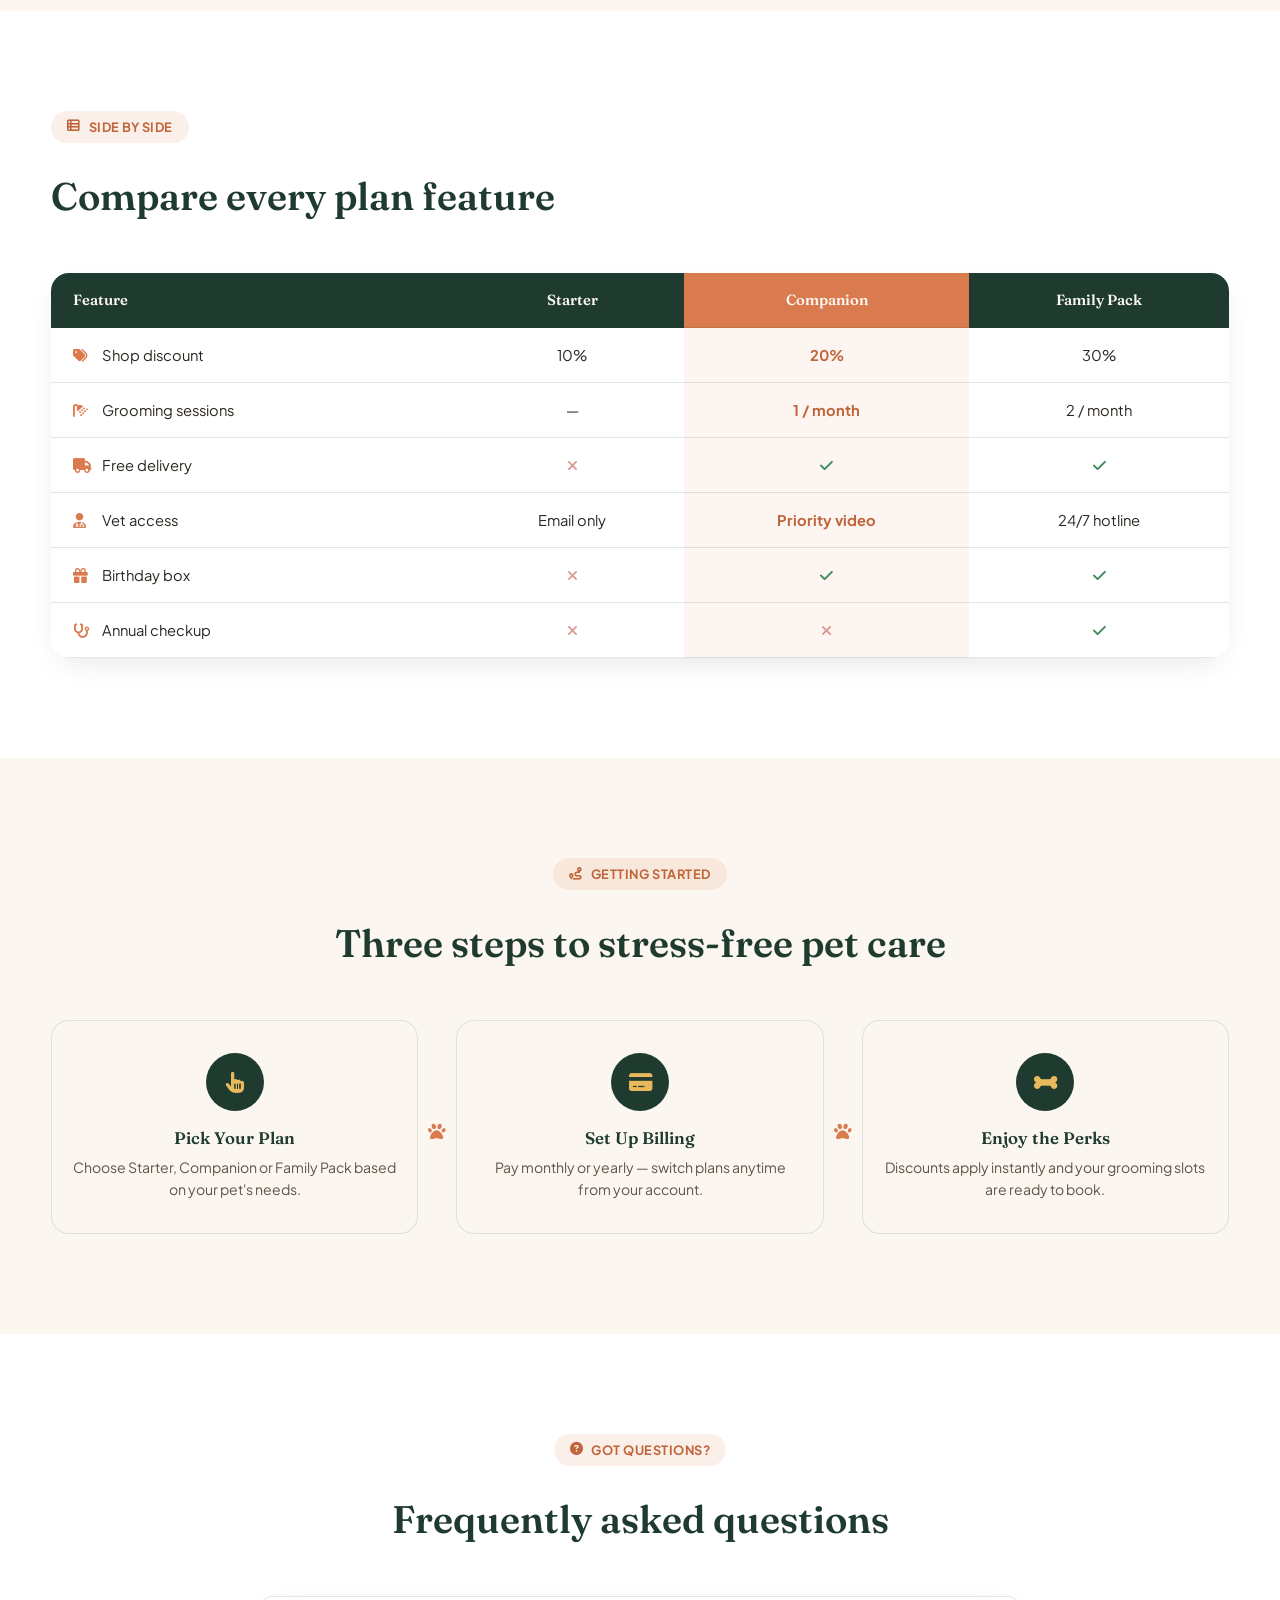
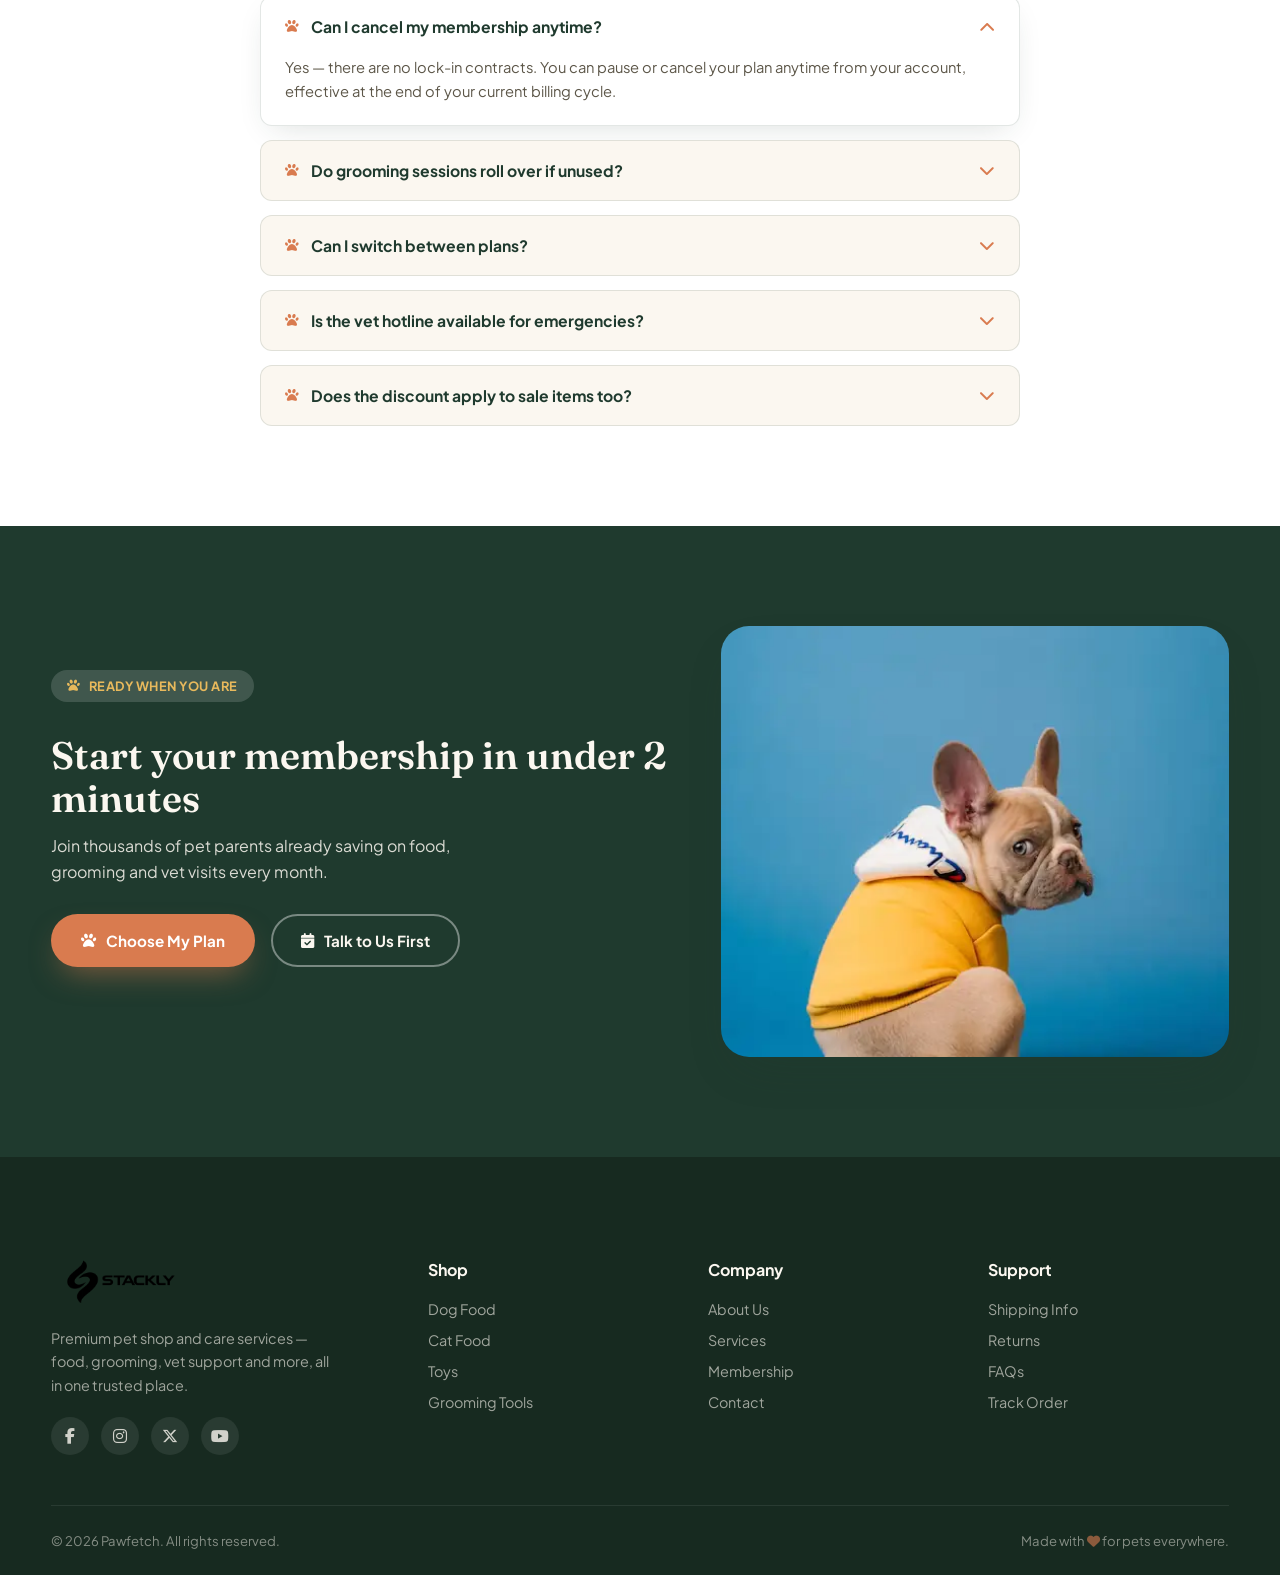
<file: plan.html>
<!DOCTYPE html>
<html lang="en">
<head>
<meta charset="UTF-8">
<meta name="viewport" content="width=device-width, initial-scale=1.0">
<title>Membership Plans — Pawfetch</title>
<link rel="preconnect" href="https://fonts.googleapis.com">
<link href="https://fonts.googleapis.com/css2?family=Fraunces:ital,opsz,wght@0,9..144,300..900;1,9..144,300..900&family=Plus+Jakarta+Sans:ital,wght@0,400;0,500;0,600;0,700;0,800;1,400&display=swap" rel="stylesheet">
<link rel="stylesheet" href="https://cdnjs.cloudflare.com/ajax/libs/font-awesome/6.5.1/css/all.min.css">
<link rel="stylesheet" href="style.css">
</head>
<body>

<div class="paw-progress"><i class="fa-solid fa-paw"></i></div>

<!-- HEADER -->
<header class="site-header" id="header">
  <div class="container header-inner">
    <div class="logo">
        <a href="index.html">
            <img src="Assest/stacklylogo (1).webp" alt="Logo">
        </a>
    </div>

    <nav class="main-nav" id="main-nav">
      <ul>
        <li><a href="index.html">Home</a></li>
        <li><a href="shop.html">Shop</a></li>
        <li><a href="service.html">Services</a></li>
        <li><a href="about.html">About</a></li>
        <li><a href="plan.html" class="active">Plans</a></li>
        <li><a href="contact.html">Contact</a></li>
      </ul>
      <a href="login.html" class="btn btn-small btn-primary nav-cta">Login</a>
    </nav>

    <button class="hamburger" id="hamburger" aria-label="Toggle menu" aria-expanded="false">
      <span></span><span></span><span></span>
    </button>
  </div>
</header>

<div class="nav-overlay" id="nav-overlay"></div>

<main>

  <!-- 1. PLANS HERO -->
  <section class="plan-hero" id="plan-home">
    <div class="container plan-hero-inner">
      <div class="plan-hero-copy" data-animate="fade-up">
        <span class="breadcrumb"><a href="index.html">Home</a> <i class="fa-solid fa-chevron-right"></i> <span>Plans</span></span>
        <h1>One membership. Every kind of <em>care</em>, covered.</h1>
        <p>Bundle shopping discounts, grooming sessions and vet access into a single monthly plan — built around how often your pet actually needs you.</p>
        <div class="hero-actions">
          <a href="plan.html" class="btn btn-primary"><i class="fa-solid fa-paw"></i> Choose a Plan</a>
          <a href="#compare" class="btn btn-ghost"><i class="fa-solid fa-table-list"></i> Compare Features</a>
        </div>
      </div>
      <div class="plan-hero-media" data-animate="fade-in">
        <div class="plan-hero-frame">
          <img src="Assest/shop4.webp" alt="Cat and dog membership care">
        </div>
        <div class="floating-card card-top">
          <i class="fa-solid fa-percent"></i>
          <div><strong>Save up to 30%</strong><span>On every order</span></div>
        </div>
        <div class="floating-card card-bottom">
          <i class="fa-solid fa-rotate"></i>
          <div><strong>Cancel Anytime</strong><span>No lock-in contracts</span></div>
        </div>
        <div class="blob blob-1"></div>
        <div class="blob blob-2"></div>
      </div>
    </div>
  </section>

  <!-- 2. PRICING CARDS WITH TOGGLE -->
  <section class="section plan-pricing" id="choose">
    <div class="container">
      <div class="section-head center" data-animate="fade-up">
        <span class="eyebrow"><i class="fa-solid fa-paw"></i> Membership Plans</span>
        <h2>Pick the plan that fits your pet's life</h2>
        <p>Switch, pause, or cancel whenever — no questions asked.</p>

        <div class="billing-toggle">
          <span class="toggle-label active" id="label-monthly">Monthly</span>
          <button class="toggle-switch" id="billing-toggle" aria-label="Toggle annual billing">
            <span class="toggle-knob"></span>
          </button>
          <span class="toggle-label" id="label-yearly">Yearly <small>Save 15%</small></span>
        </div>
      </div>

      <div class="plans-grid">
        <div class="plan-card" data-animate="fade-up" data-delay="0">
          <h3>Starter</h3>
          <div class="plan-price"><span class="amount" data-monthly="499" data-yearly="424">₹499</span><span class="period">/mo</span></div>
          <p>For the casual pet parent just getting started.</p>
          <ul>
            <li><i class="fa-solid fa-check"></i> 10% off all products</li>
            <li><i class="fa-solid fa-check"></i> Monthly grooming reminder</li>
            <li><i class="fa-solid fa-check"></i> Email vet support</li>
            <li><i class="fa-solid fa-xmark"></i> Free delivery</li>
            <li><i class="fa-solid fa-xmark"></i> Priority vet calls</li>
          </ul>
          <a href="plan.html" class="btn btn-outline">Choose Starter</a>
        </div>

        <div class="plan-card featured" data-animate="fade-up" data-delay="100">
          <span class="plan-tag">Most Popular</span>
          <h3>Companion</h3>
          <div class="plan-price"><span class="amount" data-monthly="999" data-yearly="849">₹999</span><span class="period">/mo</span></div>
          <p>Balanced care for everyday pet households.</p>
          <ul>
            <li><i class="fa-solid fa-check"></i> 20% off all products</li>
            <li><i class="fa-solid fa-check"></i> Free monthly grooming</li>
            <li><i class="fa-solid fa-check"></i> Priority vet video calls</li>
            <li><i class="fa-solid fa-check"></i> Free delivery, always</li>
            <li><i class="fa-solid fa-check"></i> Birthday surprise box</li>
          </ul>
          <a href="plan.html" class="btn btn-primary">Choose Companion</a>
        </div>

        <div class="plan-card" data-animate="fade-up" data-delay="200">
          <h3>Family Pack</h3>
          <div class="plan-price"><span class="amount" data-monthly="1799" data-yearly="1529">₹1,799</span><span class="period">/mo</span></div>
          <p>For multi-pet homes that need it all.</p>
          <ul>
            <li><i class="fa-solid fa-check"></i> 30% off all products</li>
            <li><i class="fa-solid fa-check"></i> 2 grooming sessions/mo</li>
            <li><i class="fa-solid fa-check"></i> 24/7 vet hotline</li>
            <li><i class="fa-solid fa-check"></i> Annual health checkup</li>
            <li><i class="fa-solid fa-check"></i> Multi-pet discounts</li>
          </ul>
          <a href="plan.html" class="btn btn-outline">Choose Family Pack</a>
        </div>
      </div>
    </div>
  </section>

  <!-- 3. FEATURE COMPARISON TABLE -->
  <section class="section compare-section" id="compare">
    <div class="container">
      <div class="section-head" data-animate="fade-up">
        <span class="eyebrow"><i class="fa-solid fa-table-list"></i> Side by Side</span>
        <h2>Compare every plan feature</h2>
      </div>

      <div class="compare-table-wrap" data-animate="fade-up">
        <table class="compare-table">
          <thead>
            <tr>
              <th>Feature</th>
              <th>Starter</th>
              <th class="highlight">Companion</th>
              <th>Family Pack</th>
            </tr>
          </thead>
          <tbody>
            <tr>
              <td><i class="fa-solid fa-tags"></i> Shop discount</td>
              <td>10%</td><td class="highlight">20%</td><td>30%</td>
            </tr>
            <tr>
              <td><i class="fa-solid fa-shower"></i> Grooming sessions</td>
              <td>—</td><td class="highlight">1 / month</td><td>2 / month</td>
            </tr>
            <tr>
              <td><i class="fa-solid fa-truck"></i> Free delivery</td>
              <td><i class="fa-solid fa-xmark icon-no"></i></td>
              <td class="highlight"><i class="fa-solid fa-check icon-yes"></i></td>
              <td><i class="fa-solid fa-check icon-yes"></i></td>
            </tr>
            <tr>
              <td><i class="fa-solid fa-user-doctor"></i> Vet access</td>
              <td>Email only</td><td class="highlight">Priority video</td><td>24/7 hotline</td>
            </tr>
            <tr>
              <td><i class="fa-solid fa-gift"></i> Birthday box</td>
              <td><i class="fa-solid fa-xmark icon-no"></i></td>
              <td class="highlight"><i class="fa-solid fa-check icon-yes"></i></td>
              <td><i class="fa-solid fa-check icon-yes"></i></td>
            </tr>
            <tr>
              <td><i class="fa-solid fa-stethoscope"></i> Annual checkup</td>
              <td><i class="fa-solid fa-xmark icon-no"></i></td>
              <td class="highlight"><i class="fa-solid fa-xmark icon-no"></i></td>
              <td><i class="fa-solid fa-check icon-yes"></i></td>
            </tr>
          </tbody>
        </table>
      </div>
    </div>
  </section>

  <!-- 4. HOW MEMBERSHIP WORKS -->
  <section class="section membership-steps" id="how-membership">
    <div class="container">
      <div class="section-head center" data-animate="fade-up">
        <span class="eyebrow"><i class="fa-solid fa-route"></i> Getting Started</span>
        <h2>Three steps to stress-free pet care</h2>
      </div>

      <div class="steps-row">
        <div class="step-card" data-animate="fade-up" data-delay="0">
          <div class="step-icon"><i class="fa-solid fa-hand-pointer"></i></div>
          <h3>Pick Your Plan</h3>
          <p>Choose Starter, Companion or Family Pack based on your pet's needs.</p>
        </div>
        <div class="step-connector" aria-hidden="true"><i class="fa-solid fa-paw"></i></div>
        <div class="step-card" data-animate="fade-up" data-delay="150">
          <div class="step-icon"><i class="fa-solid fa-credit-card"></i></div>
          <h3>Set Up Billing</h3>
          <p>Pay monthly or yearly — switch plans anytime from your account.</p>
        </div>
        <div class="step-connector" aria-hidden="true"><i class="fa-solid fa-paw"></i></div>
        <div class="step-card" data-animate="fade-up" data-delay="300">
          <div class="step-icon"><i class="fa-solid fa-bone"></i></div>
          <h3>Enjoy the Perks</h3>
          <p>Discounts apply instantly and your grooming slots are ready to book.</p>
        </div>
      </div>
    </div>
  </section>

  <!-- 5. FAQ -->
  <section class="section faq-section" id="faq">
    <div class="container">
      <div class="section-head center" data-animate="fade-up">
        <span class="eyebrow"><i class="fa-solid fa-circle-question"></i> Got Questions?</span>
        <h2>Frequently asked questions</h2>
      </div>

      <div class="faq-list" data-animate="fade-up">
        <div class="faq-item active">
          <button class="faq-question">
            <span><i class="fa-solid fa-paw"></i> Can I cancel my membership anytime?</span>
            <i class="fa-solid fa-chevron-down faq-arrow"></i>
          </button>
          <div class="faq-answer">
            <p>Yes — there are no lock-in contracts. You can pause or cancel your plan anytime from your account, effective at the end of your current billing cycle.</p>
          </div>
        </div>
        <div class="faq-item">
          <button class="faq-question">
            <span><i class="fa-solid fa-paw"></i> Do grooming sessions roll over if unused?</span>
            <i class="fa-solid fa-chevron-down faq-arrow"></i>
          </button>
          <div class="faq-answer">
            <p>Unused grooming sessions roll over for one additional month, after which they expire. We'll always remind you before they do.</p>
          </div>
        </div>
        <div class="faq-item">
          <button class="faq-question">
            <span><i class="fa-solid fa-paw"></i> Can I switch between plans?</span>
            <i class="fa-solid fa-chevron-down faq-arrow"></i>
          </button>
          <div class="faq-answer">
            <p>Absolutely. You can upgrade or downgrade at any time, and the price difference is prorated automatically on your next invoice.</p>
          </div>
        </div>
        <div class="faq-item">
          <button class="faq-question">
            <span><i class="fa-solid fa-paw"></i> Is the vet hotline available for emergencies?</span>
            <i class="fa-solid fa-chevron-down faq-arrow"></i>
          </button>
          <div class="faq-answer">
            <p>Yes — Family Pack members get access to a 24/7 vet hotline for urgent concerns, with priority routing to the nearest partner clinic if needed.</p>
          </div>
        </div>
        <div class="faq-item">
          <button class="faq-question">
            <span><i class="fa-solid fa-paw"></i> Does the discount apply to sale items too?</span>
            <i class="fa-solid fa-chevron-down faq-arrow"></i>
          </button>
          <div class="faq-answer">
            <p>Membership discounts stack with most promotions, except clearance items marked as final sale.</p>
          </div>
        </div>
      </div>
    </div>
  </section>

  <!-- 6. CTA -->
  <section class="section cta-contact" id="plan-cta">
    <div class="container cta-inner" data-animate="fade-up">
      <div class="cta-copy">
        <span class="eyebrow light"><i class="fa-solid fa-paw"></i> Ready When You Are</span>
        <h2>Start your membership in under 2 minutes</h2>
        <p>Join thousands of pet parents already saving on food, grooming and vet visits every month.</p>
        <div class="hero-actions">
          <a href="plan.html" class="btn btn-primary"><i class="fa-solid fa-paw"></i> Choose My Plan</a>
          <a href="contact.html" class="btn btn-ghost light"><i class="fa-solid fa-calendar-check"></i> Talk to Us First</a>
        </div>
      </div>
      <div class="cta-media">
        <img src="Assest/shop9.webp" alt="Dog enjoying membership perks">
      </div>
    </div>
  </section>

</main>

<!-- FOOTER -->
<footer class="site-footer">
  <div class="container footer-grid">
    <div class="footer-brand">
      <div class="logo1">
        <a href="plan.html">
            <img src="Assest/stacklylogo (1).webp" alt="Logo1">
        </a>
    </div>
      <p>Premium pet shop and care services — food, grooming, vet support and more, all in one trusted place.</p>
      <div class="social-row">
        <a href="404.html?from=home"><i class="fa-brands fa-facebook-f"></i></a>
<a href="404.html?from=home"><i class="fa-brands fa-instagram"></i></a>
<a href="404.html?from=home"><i class="fa-brands fa-x-twitter"></i></a>
<a href="404.html?from=home"><i class="fa-brands fa-youtube"></i></a>
      </div>
    </div>

    <div class="footer-col">
      <h4>Shop</h4>
      <ul>
        <li><a href="shop.html">Dog Food</a></li>
        <li><a href="shop.html">Cat Food</a></li>
        <li><a href="shop.html">Toys</a></li>
        <li><a href="shop.html">Grooming Tools</a></li>
      </ul>
    </div>

    <div class="footer-col">
      <h4>Company</h4>
      <ul>
        <li><a href="about.html">About Us</a></li>
        <li><a href="service.html">Services</a></li>
        <li><a href="plan.html">Membership</a></li>
        <li><a href="contact.html">Contact</a></li>
      </ul>
    </div>

    <div class="footer-col">
      <h4>Support</h4>
      <ul>
        <li><a href="contact.html">Shipping Info</a></li>
        <li><a href="contact.html">Returns</a></li>
        <li><a href="contact.html">FAQs</a></li>
        <li><a href="contact.html">Track Order</a></li>
      </ul>
    </div>
  </div>

  <div class="container footer-bottom">
    <p>&copy; <span id="year"></span> Pawfetch. All rights reserved.</p>
    <p>Made with <i class="fa-solid fa-heart"></i> for pets everywhere.</p>
  </div>
</footer>

<button class="back-to-top" id="back-to-top" aria-label="Back to top"><i class="fa-solid fa-arrow-up"></i></button>

<script >
    document.addEventListener('DOMContentLoaded', () => {

  /* ===== BILLING TOGGLE (Monthly / Yearly) ===== */
  const toggleBtn = document.getElementById('billing-toggle');
  const labelMonthly = document.getElementById('label-monthly');
  const labelYearly = document.getElementById('label-yearly');
  const amounts = document.querySelectorAll('.plan-price .amount');
  const periods = document.querySelectorAll('.plan-price .period');

  if (toggleBtn) {
    toggleBtn.addEventListener('click', () => {
      const isYearly = toggleBtn.classList.toggle('active');
      labelMonthly.classList.toggle('active', !isYearly);
      labelYearly.classList.toggle('active', isYearly);

      amounts.forEach(amt => {
        const value = isYearly ? amt.getAttribute('data-yearly') : amt.getAttribute('data-monthly');
        amt.style.opacity = '0';
        setTimeout(() => {
          amt.textContent = '₹' + Number(value).toLocaleString('en-IN');
          amt.style.opacity = '1';
        }, 150);
      });

      periods.forEach(p => { p.textContent = isYearly ? '/mo, billed yearly' : '/mo'; });
    });
  }


  /* ===== FAQ ACCORDION ===== */
  const faqItems = document.querySelectorAll('.faq-item');
  faqItems.forEach(item => {
    const question = item.querySelector('.faq-question');
    question.addEventListener('click', () => {
      const isActive = item.classList.contains('active');
      faqItems.forEach(i => i.classList.remove('active'));
      if (!isActive) item.classList.add('active');
    });
  });

});
</script>
<script src="script.js"></script>
</body>
</html>
</file>
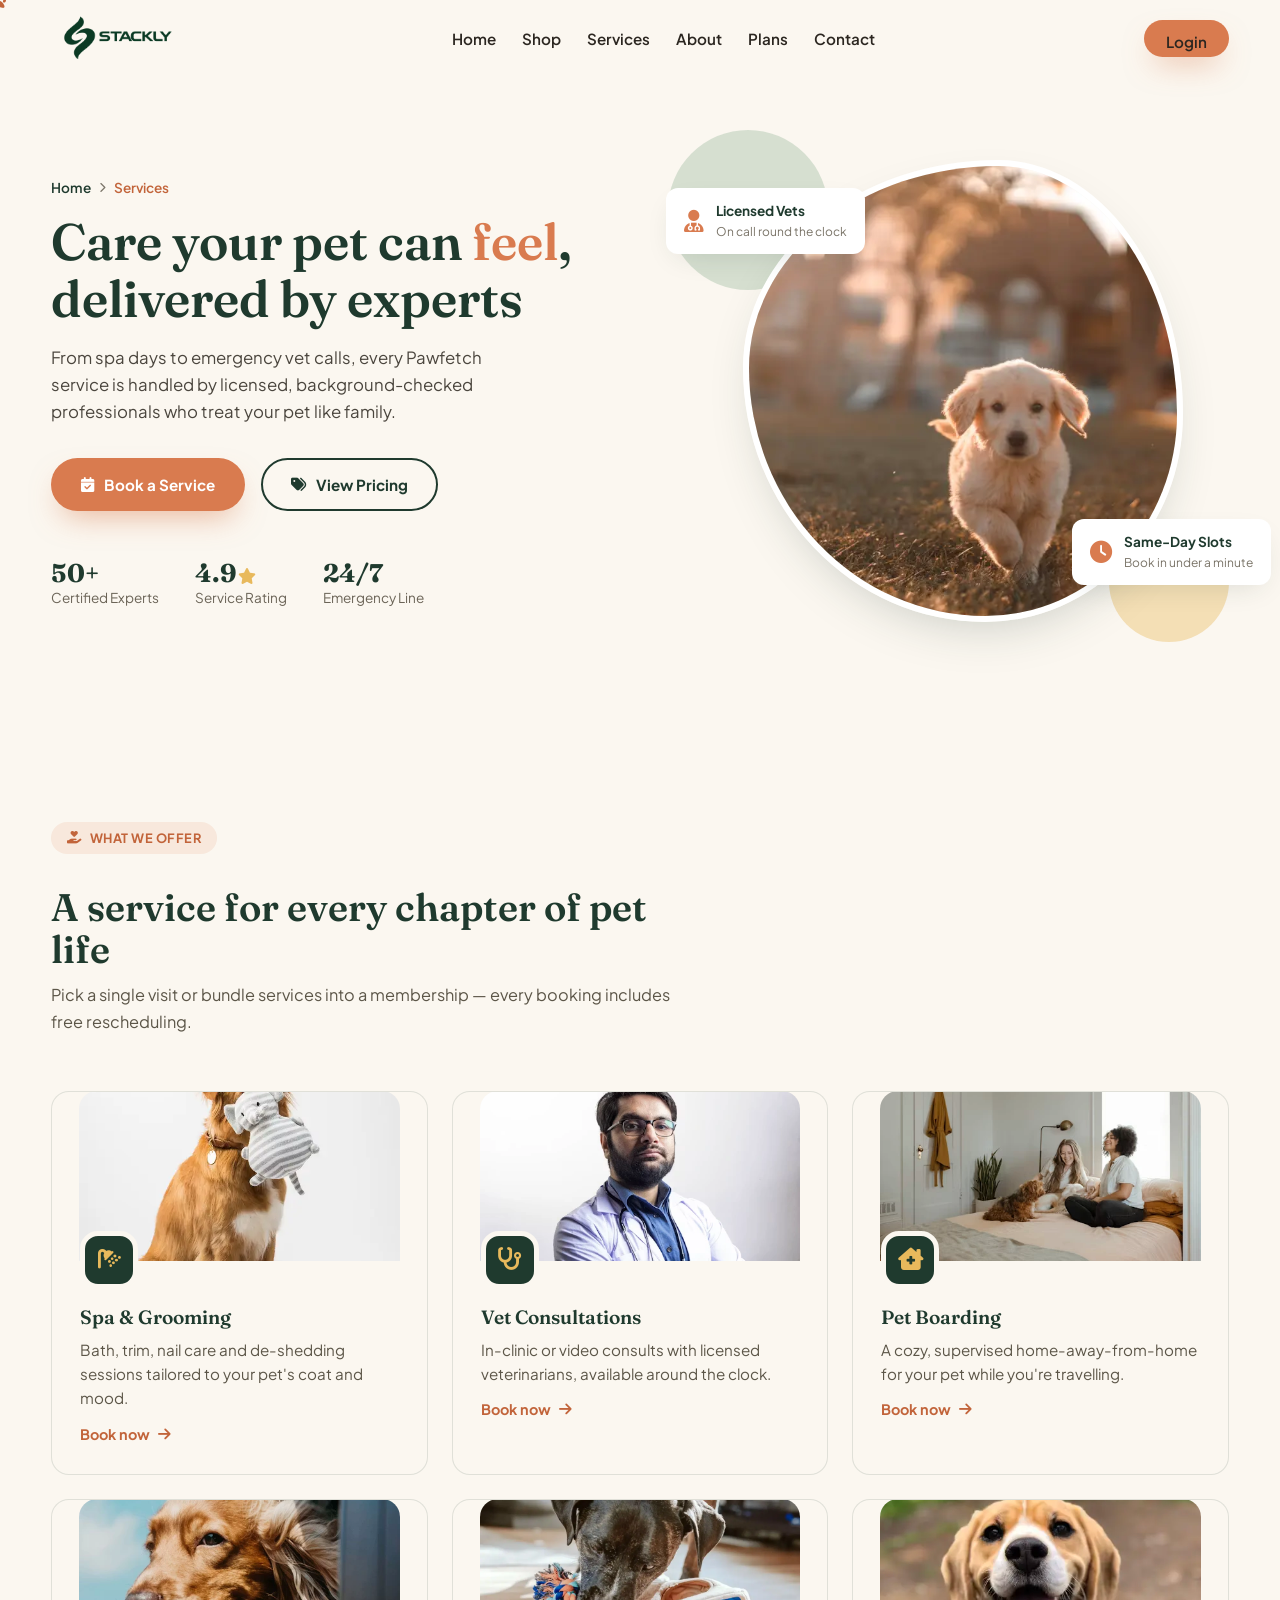
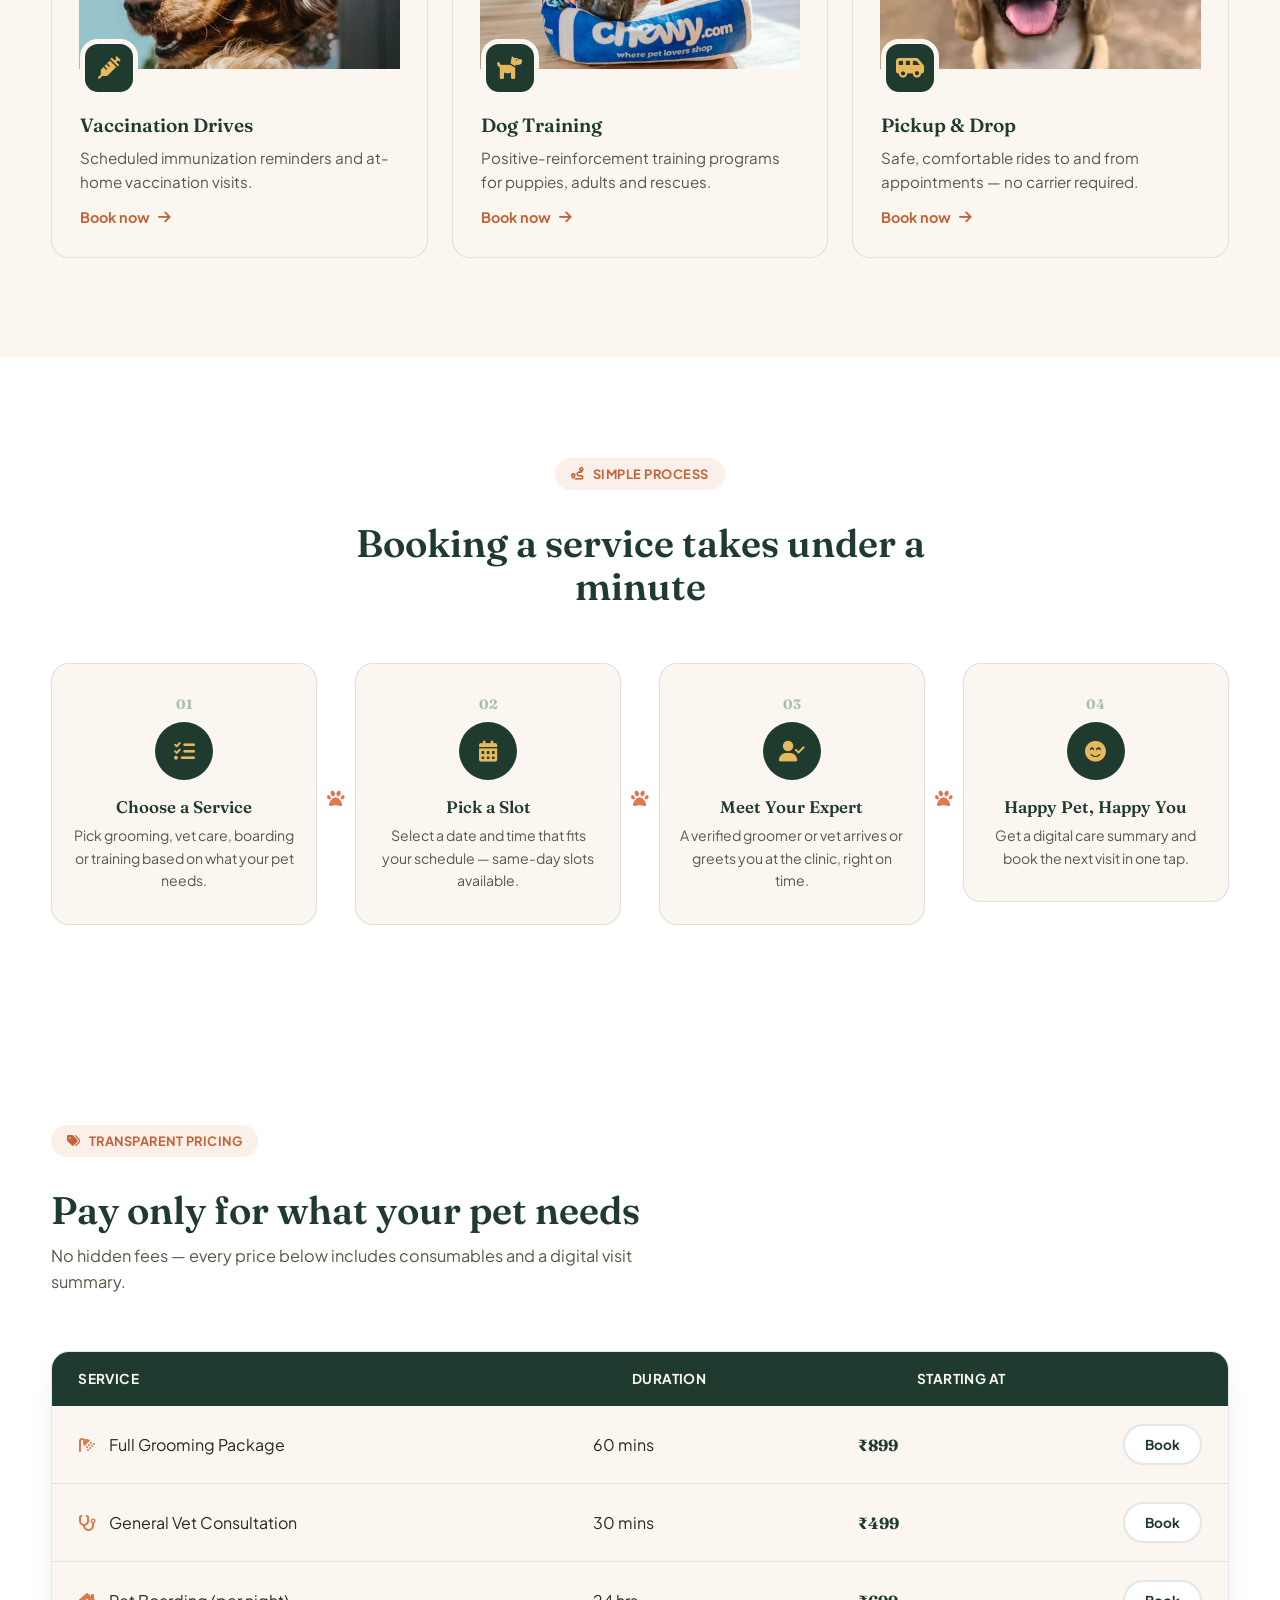
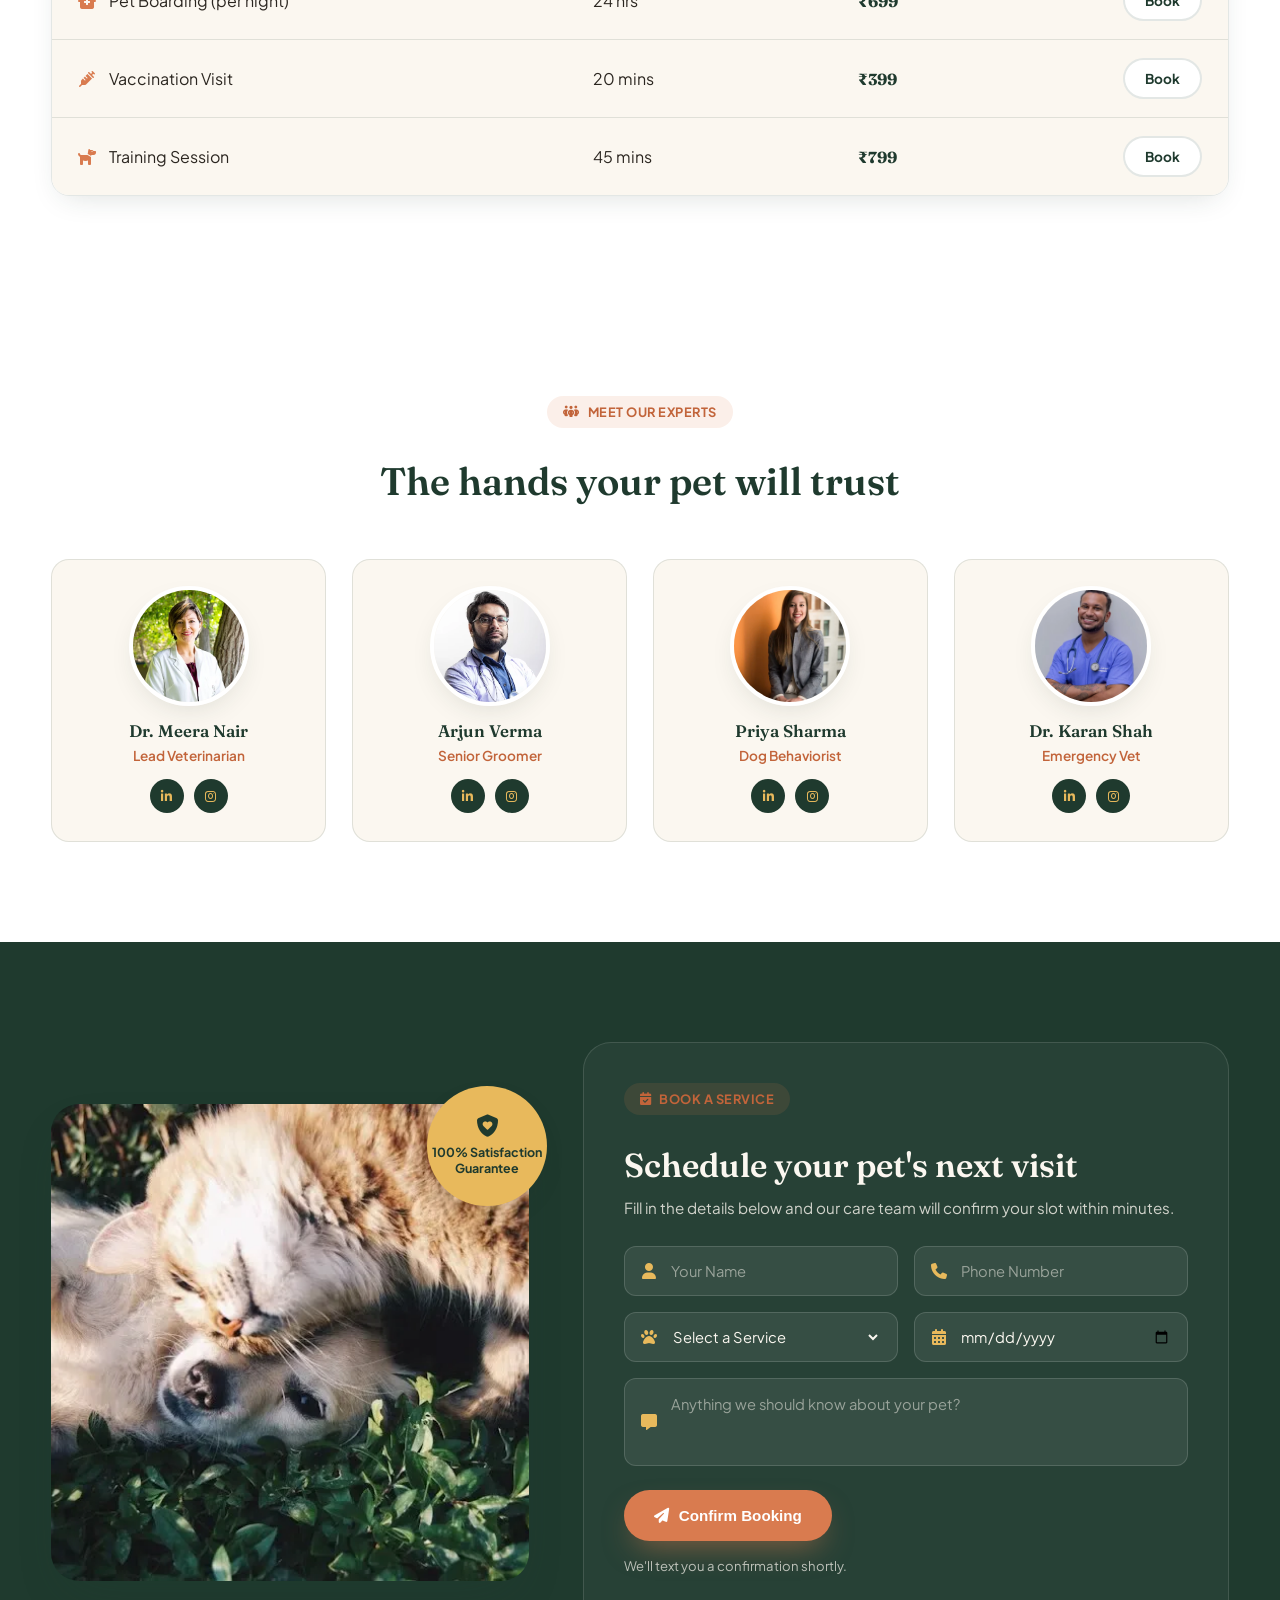
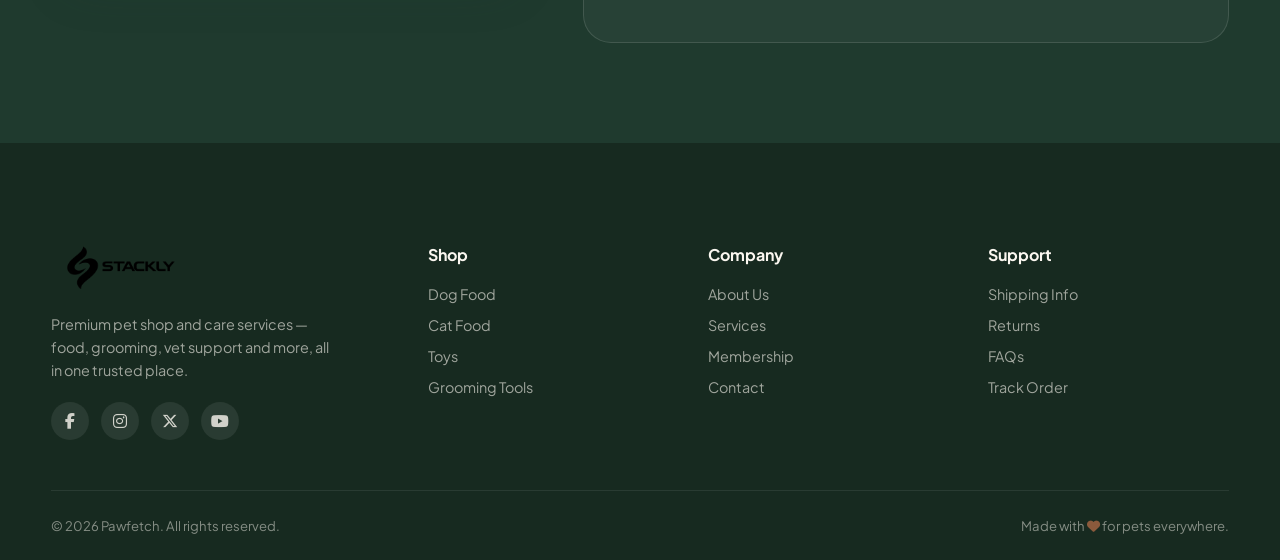
<file: service.html>
<!DOCTYPE html>
<html lang="en">
<head>
<meta charset="UTF-8">
<meta name="viewport" content="width=device-width, initial-scale=1.0">
<title>Services — Pawfetch</title>
<link rel="preconnect" href="https://fonts.googleapis.com">
<link href="https://fonts.googleapis.com/css2?family=Fraunces:ital,opsz,wght@0,9..144,300..900;1,9..144,300..900&family=Plus+Jakarta+Sans:ital,wght@0,400;0,500;0,600;0,700;0,800;1,400&display=swap" rel="stylesheet">
<link rel="stylesheet" href="https://cdnjs.cloudflare.com/ajax/libs/font-awesome/6.5.1/css/all.min.css">
<link rel="stylesheet" href="style.css">
</head>
<body>

<div class="paw-progress"><i class="fa-solid fa-paw"></i></div>

<!-- HEADER -->
<header class="site-header" id="header">
  <div class="container header-inner">
    <div class="logo">
        <a href="index.html">
            <img src="Assest/stacklylogo (1).webp" alt="Logo">
        </a>
    </div>

    <nav class="main-nav" id="main-nav">
      <ul>
        <li><a href="index.html">Home</a></li>
        <li><a href="shop.html">Shop</a></li>
        <li><a href="service.html" class="active">Services</a></li>
        <li><a href="about.html">About</a></li>
        <li><a href="plan.html">Plans</a></li>
        <li><a href="contact.html">Contact</a></li>
      </ul>
      <a href="login.html" class="btn btn-small btn-primary nav-cta">Login</a>
    </nav>

    <button class="hamburger" id="hamburger" aria-label="Toggle menu" aria-expanded="false">
      <span></span><span></span><span></span>
    </button>
  </div>
</header>

<div class="nav-overlay" id="nav-overlay"></div>

<main>

  <!-- 1. SERVICES HERO -->
  <section class="service-hero" id="service-home">
    <div class="container service-hero-inner">
      <div class="service-hero-copy" data-animate="fade-up">
        <span class="breadcrumb"><a href="index.html">Home</a> <i class="fa-solid fa-chevron-right"></i> <span>Services</span></span>
        <h1>Care your pet can <em>feel</em>, delivered by experts</h1>
        <p>From spa days to emergency vet calls, every Pawfetch service is handled by licensed, background-checked professionals who treat your pet like family.</p>
        <div class="hero-actions">
          <a href="#book" class="btn btn-primary"><i class="fa-solid fa-calendar-check"></i> Book a Service</a>
          <a href="#pricing" class="btn btn-ghost"><i class="fa-solid fa-tags"></i> View Pricing</a>
        </div>
        <div class="hero-stats">
          <div class="stat"><strong>50+</strong><span>Certified Experts</span></div>
          <div class="stat"><strong>4.9<i class="fa-solid fa-star"></i></strong><span>Service Rating</span></div>
          <div class="stat"><strong>24/7</strong><span>Emergency Line</span></div>
        </div>
      </div>

      <div class="service-hero-media" data-animate="fade-in">
        <div class="service-hero-frame">
          <img src="Assest/shop8.webp" alt="Veterinarian caring for a dog">
        </div>
        <div class="floating-card card-top">
          <i class="fa-solid fa-user-doctor"></i>
          <div><strong>Licensed Vets</strong><span>On call round the clock</span></div>
        </div>
        <div class="floating-card card-bottom">
          <i class="fa-solid fa-clock"></i>
          <div><strong>Same-Day Slots</strong><span>Book in under a minute</span></div>
        </div>
        <div class="blob blob-1"></div>
        <div class="blob blob-2"></div>
      </div>
    </div>
  </section>

  <!-- 2. SERVICES OVERVIEW GRID -->
  <section class="section services-overview" id="services-list">
    <div class="container">
      <div class="section-head" data-animate="fade-up">
        <span class="eyebrow"><i class="fa-solid fa-hand-holding-heart"></i> What We Offer</span>
        <h2>A service for every chapter of pet life</h2>
        <p>Pick a single visit or bundle services into a membership — every booking includes free rescheduling.</p>
      </div>

      <div class="services-grid">
        <div class="service-card" data-animate="fade-up" data-delay="0">
          <div class="service-img"><img src="Assest/shop7.webp" alt="Dog grooming"></div>
          <div class="service-icon"><i class="fa-solid fa-shower"></i></div>
          <h3>Spa &amp; Grooming</h3>
          <p>Bath, trim, nail care and de-shedding sessions tailored to your pet's coat and mood.</p>
          <a href="#book" class="link-arrow small">Book now <i class="fa-solid fa-arrow-right"></i></a>
        </div>
        <div class="service-card" data-animate="fade-up" data-delay="100">
          <div class="service-img"><img src="Assest/shop22.webp" alt="Vet consultation"></div>
          <div class="service-icon"><i class="fa-solid fa-stethoscope"></i></div>
          <h3>Vet Consultations</h3>
          <p>In-clinic or video consults with licensed veterinarians, available around the clock.</p>
          <a href="#book" class="link-arrow small">Book now <i class="fa-solid fa-arrow-right"></i></a>
        </div>
        <div class="service-card" data-animate="fade-up" data-delay="200">
          <div class="service-img"><img src="Assest/shop12.webp" alt="Pet boarding home"></div>
          <div class="service-icon"><i class="fa-solid fa-house-chimney-medical"></i></div>
          <h3>Pet Boarding</h3>
          <p>A cozy, supervised home-away-from-home for your pet while you're travelling.</p>
          <a href="#book" class="link-arrow small">Book now <i class="fa-solid fa-arrow-right"></i></a>
        </div>
        <div class="service-card" data-animate="fade-up" data-delay="300">
          <div class="service-img"><img src="Assest/shop23.webp" alt="Vaccination">
          </div>
          <div class="service-icon"><i class="fa-solid fa-syringe"></i></div>
          <h3>Vaccination Drives</h3>
          <p>Scheduled immunization reminders and at-home vaccination visits.</p>
          <a href="#book" class="link-arrow small">Book now <i class="fa-solid fa-arrow-right"></i></a>
        </div>
        <div class="service-card" data-animate="fade-up" data-delay="400">
          <div class="service-img"><img src="Assest/shop1 (1).webp" alt="Dog training session"></div>
          <div class="service-icon"><i class="fa-solid fa-dog"></i></div>
          <h3>Dog Training</h3>
          <p>Positive-reinforcement training programs for puppies, adults and rescues.</p>
          <a href="#book" class="link-arrow small">Book now <i class="fa-solid fa-arrow-right"></i></a>
        </div>
        <div class="service-card" data-animate="fade-up" data-delay="500">
          <div class="service-img"><img src="Assest/shop10.webp" alt="Pet pickup van"></div>
          <div class="service-icon"><i class="fa-solid fa-van-shuttle"></i></div>
          <h3>Pickup &amp; Drop</h3>
          <p>Safe, comfortable rides to and from appointments — no carrier required.</p>
          <a href="#book" class="link-arrow small">Book now <i class="fa-solid fa-arrow-right"></i></a>
        </div>
      </div>
    </div>
  </section>

  <!-- 3. HOW IT WORKS -->
  <section class="section how-it-works" id="how-it-works">
    <div class="container">
      <div class="section-head center" data-animate="fade-up">
        <span class="eyebrow"><i class="fa-solid fa-route"></i> Simple Process</span>
        <h2>Booking a service takes under a minute</h2>
      </div>

      <div class="steps-row">
        <div class="step-card" data-animate="fade-up" data-delay="0">
          <div class="step-number">01</div>
          <div class="step-icon"><i class="fa-solid fa-list-check"></i></div>
          <h3>Choose a Service</h3>
          <p>Pick grooming, vet care, boarding or training based on what your pet needs.</p>
        </div>
        <div class="step-connector" aria-hidden="true"><i class="fa-solid fa-paw"></i></div>
        <div class="step-card" data-animate="fade-up" data-delay="150">
          <div class="step-number">02</div>
          <div class="step-icon"><i class="fa-solid fa-calendar-days"></i></div>
          <h3>Pick a Slot</h3>
          <p>Select a date and time that fits your schedule — same-day slots available.</p>
        </div>
        <div class="step-connector" aria-hidden="true"><i class="fa-solid fa-paw"></i></div>
        <div class="step-card" data-animate="fade-up" data-delay="300">
          <div class="step-number">03</div>
          <div class="step-icon"><i class="fa-solid fa-user-check"></i></div>
          <h3>Meet Your Expert</h3>
          <p>A verified groomer or vet arrives or greets you at the clinic, right on time.</p>
        </div>
        <div class="step-connector" aria-hidden="true"><i class="fa-solid fa-paw"></i></div>
        <div class="step-card" data-animate="fade-up" data-delay="450">
          <div class="step-number">04</div>
          <div class="step-icon"><i class="fa-solid fa-face-smile-beam"></i></div>
          <h3>Happy Pet, Happy You</h3>
          <p>Get a digital care summary and book the next visit in one tap.</p>
        </div>
      </div>
    </div>
  </section>

  <!-- 4. SERVICE PRICING -->
  <section class="section service-pricing" id="pricing">
    <div class="container">
      <div class="section-head" data-animate="fade-up">
        <span class="eyebrow"><i class="fa-solid fa-tags"></i> Transparent Pricing</span>
        <h2>Pay only for what your pet needs</h2>
        <p>No hidden fees — every price below includes consumables and a digital visit summary.</p>
      </div>

      <div class="pricing-table" data-animate="fade-up">
        <div class="pricing-row pricing-head">
          <span>Service</span><span>Duration</span><span>Starting At</span><span></span>
        </div>
        <div class="pricing-row">
          <span><i class="fa-solid fa-shower"></i> Full Grooming Package</span>
          <span>60 mins</span>
          <span class="amt">₹899</span>
          <a href="#book" class="btn btn-small btn-outline">Book</a>
        </div>
        <div class="pricing-row">
          <span><i class="fa-solid fa-stethoscope"></i> General Vet Consultation</span>
          <span>30 mins</span>
          <span class="amt">₹499</span>
          <a href="#book" class="btn btn-small btn-outline">Book</a>
        </div>
        <div class="pricing-row">
          <span><i class="fa-solid fa-house-chimney-medical"></i> Pet Boarding (per night)</span>
          <span>24 hrs</span>
          <span class="amt">₹699</span>
          <a href="#book" class="btn btn-small btn-outline">Book</a>
        </div>
        <div class="pricing-row">
          <span><i class="fa-solid fa-syringe"></i> Vaccination Visit</span>
          <span>20 mins</span>
          <span class="amt">₹399</span>
          <a href="#book" class="btn btn-small btn-outline">Book</a>
        </div>
        <div class="pricing-row">
          <span><i class="fa-solid fa-dog"></i> Training Session</span>
          <span>45 mins</span>
          <span class="amt">₹799</span>
          <a href="#book" class="btn btn-small btn-outline">Book</a>
        </div>
      </div>
    </div>
  </section>

  <!-- 5. MEET OUR EXPERTS -->
  <section class="section team-section" id="team">
    <div class="container">
      <div class="section-head center" data-animate="fade-up">
        <span class="eyebrow"><i class="fa-solid fa-people-group"></i> Meet Our Experts</span>
        <h2>The hands your pet will trust</h2>
      </div>

      <div class="team-grid">
        <div class="team-card" data-animate="fade-up" data-delay="0">
          <div class="team-img"><img src="Assest/shop24.webp" alt="Dr. Meera Nair portrait"></div>
          <h3>Dr. Meera Nair</h3>
          <span>Lead Veterinarian</span>
          <div class="team-social">
            <a href="#" aria-label="LinkedIn"><i class="fa-brands fa-linkedin-in"></i></a>
            <a href="#" aria-label="Instagram"><i class="fa-brands fa-instagram"></i></a>
          </div>
        </div>
        <div class="team-card" data-animate="fade-up" data-delay="100">
          <div class="team-img"><img src="Assest/shop22.webp" alt="Arjun Verma portrait"></div>
          <h3>Arjun Verma</h3>
          <span>Senior Groomer</span>
          <div class="team-social">
            <a href="#" aria-label="LinkedIn"><i class="fa-brands fa-linkedin-in"></i></a>
            <a href="#" aria-label="Instagram"><i class="fa-brands fa-instagram"></i></a>
          </div>
        </div>
        <div class="team-card" data-animate="fade-up" data-delay="200">
          <div class="team-img"><img src="Assest/shop25.webp" alt="Priya Sharma portrait"></div>
          <h3>Priya Sharma</h3>
          <span>Dog Behaviorist</span>
          <div class="team-social">
            <a href="#" aria-label="LinkedIn"><i class="fa-brands fa-linkedin-in"></i></a>
            <a href="#" aria-label="Instagram"><i class="fa-brands fa-instagram"></i></a>
          </div>
        </div>
        <div class="team-card" data-animate="fade-up" data-delay="300">
          <div class="team-img"><img src="Assest/shop26.webp" alt="Dr. Karan Shah portrait"></div>
          <h3>Dr. Karan Shah</h3>
          <span>Emergency Vet</span>
          <div class="team-social">
            <a href="#" aria-label="LinkedIn"><i class="fa-brands fa-linkedin-in"></i></a>
            <a href="#" aria-label="Instagram"><i class="fa-brands fa-instagram"></i></a>
          </div>
        </div>
      </div>
    </div>
  </section>

  <!-- 6. BOOKING / CTA -->
  <section class="section booking-section" id="book">
    <div class="container booking-inner">
      <div class="booking-media" data-animate="fade-in">
        <img src="Assest/shop13 (1).webp" alt="Happy dog ready for appointment">
        <div class="why-badge"><i class="fa-solid fa-shield-heart"></i><span>100% Satisfaction<br>Guarantee</span></div>
      </div>

      <form class="booking-form" id="booking-form" data-animate="fade-up">
        <span class="eyebrow"><i class="fa-solid fa-calendar-check"></i> Book a Service</span>
        <h2>Schedule your pet's next visit</h2>
        <p>Fill in the details below and our care team will confirm your slot within minutes.</p>

        <div class="form-grid">
          <div class="form-field">
            <i class="fa-solid fa-user"></i>
            <input type="text" placeholder="Your Name" required>
          </div>
          <div class="form-field">
            <i class="fa-solid fa-phone"></i>
            <input type="tel" placeholder="Phone Number" required>
          </div>
          <div class="form-field">
            <i class="fa-solid fa-paw"></i>
            <select required>
              <option value="" disabled selected>Select a Service</option>
              <option>Spa &amp; Grooming</option>
              <option>Vet Consultation</option>
              <option>Pet Boarding</option>
              <option>Vaccination</option>
              <option>Dog Training</option>
            </select>
          </div>
          <div class="form-field">
            <i class="fa-solid fa-calendar-days"></i>
            <input type="date" required>
          </div>
        </div>
        <div class="form-field full">
          <i class="fa-solid fa-message"></i>
          <textarea placeholder="Anything we should know about your pet?" rows="3"></textarea>
        </div>

        <button type="submit" class="btn btn-primary"><i class="fa-solid fa-paper-plane"></i> <a href="contact.html">Confirm Booking</a></button>
        <p class="form-note" id="booking-note">We'll text you a confirmation shortly.</p>
      </form>
    </div>
  </section>

</main>

<!-- FOOTER -->
<footer class="site-footer">
  <div class="container footer-grid">
    <div class="footer-brand">
      <div class="logo1">
        <a href="service.html">
            <img src="Assest/stacklylogo (1).webp" alt="Logo1">
        </a>
    </div>
      <p>Premium pet shop and care services — food, grooming, vet support and more, all in one trusted place.</p>
      <div class="social-row">
        <a href="404.html?from=home"><i class="fa-brands fa-facebook-f"></i></a>
<a href="404.html?from=home"><i class="fa-brands fa-instagram"></i></a>
<a href="404.html?from=home"><i class="fa-brands fa-x-twitter"></i></a>
<a href="404.html?from=home"><i class="fa-brands fa-youtube"></i></a>
      </div>
    </div>

    <div class="footer-col">
      <h4>Shop</h4>
      <ul>
        <li><a href="shop.html">Dog Food</a></li>
        <li><a href="shop.html">Cat Food</a></li>
        <li><a href="shop.html">Toys</a></li>
        <li><a href="shop.html">Grooming Tools</a></li>
      </ul>
    </div>

    <div class="footer-col">
      <h4>Company</h4>
      <ul>
        <li><a href="about.html">About Us</a></li>
        <li><a href="service.html">Services</a></li>
        <li><a href="plan.html">Membership</a></li>
        <li><a href="contact.html">Contact</a></li>
      </ul>
    </div>

    <div class="footer-col">
      <h4>Support</h4>
      <ul>
        <li><a href="#">Shipping Info</a></li>
        <li><a href="#">Returns</a></li>
        <li><a href="#">FAQs</a></li>
        <li><a href="#">Track Order</a></li>
      </ul>
    </div>
  </div>

  <div class="container footer-bottom">
    <p>&copy; <span id="year"></span> Pawfetch. All rights reserved.</p>
    <p>Made with <i class="fa-solid fa-heart"></i> for pets everywhere.</p>
  </div>
</footer>

<button class="back-to-top" id="back-to-top" aria-label="Back to top"><i class="fa-solid fa-arrow-up"></i></button>

<script>

    document.addEventListener('DOMContentLoaded', () => {

  const form = document.getElementById('booking-form');
  const note = document.getElementById('booking-note');

  if (form) {
    form.addEventListener('submit', (e) => {
      e.preventDefault();
      note.textContent = "Booking received! We'll confirm via SMS shortly. 🐾";
      note.style.color = '#E8B95C';
      note.style.fontWeight = '600';
      form.reset();
    });
  }


  /* Pricing row buttons jump to booking form and prefill nothing fancy, just scroll */
  document.querySelectorAll('.pricing-row .btn').forEach(btn => {
    btn.addEventListener('click', (e) => {
      const target = document.querySelector('#book');
      if (target) {
        e.preventDefault();
        target.scrollIntoView({ behavior: 'smooth' });
      }
    });
  });

});
</script>
<script src="script.js"></script>
</body>
</html>
</file>
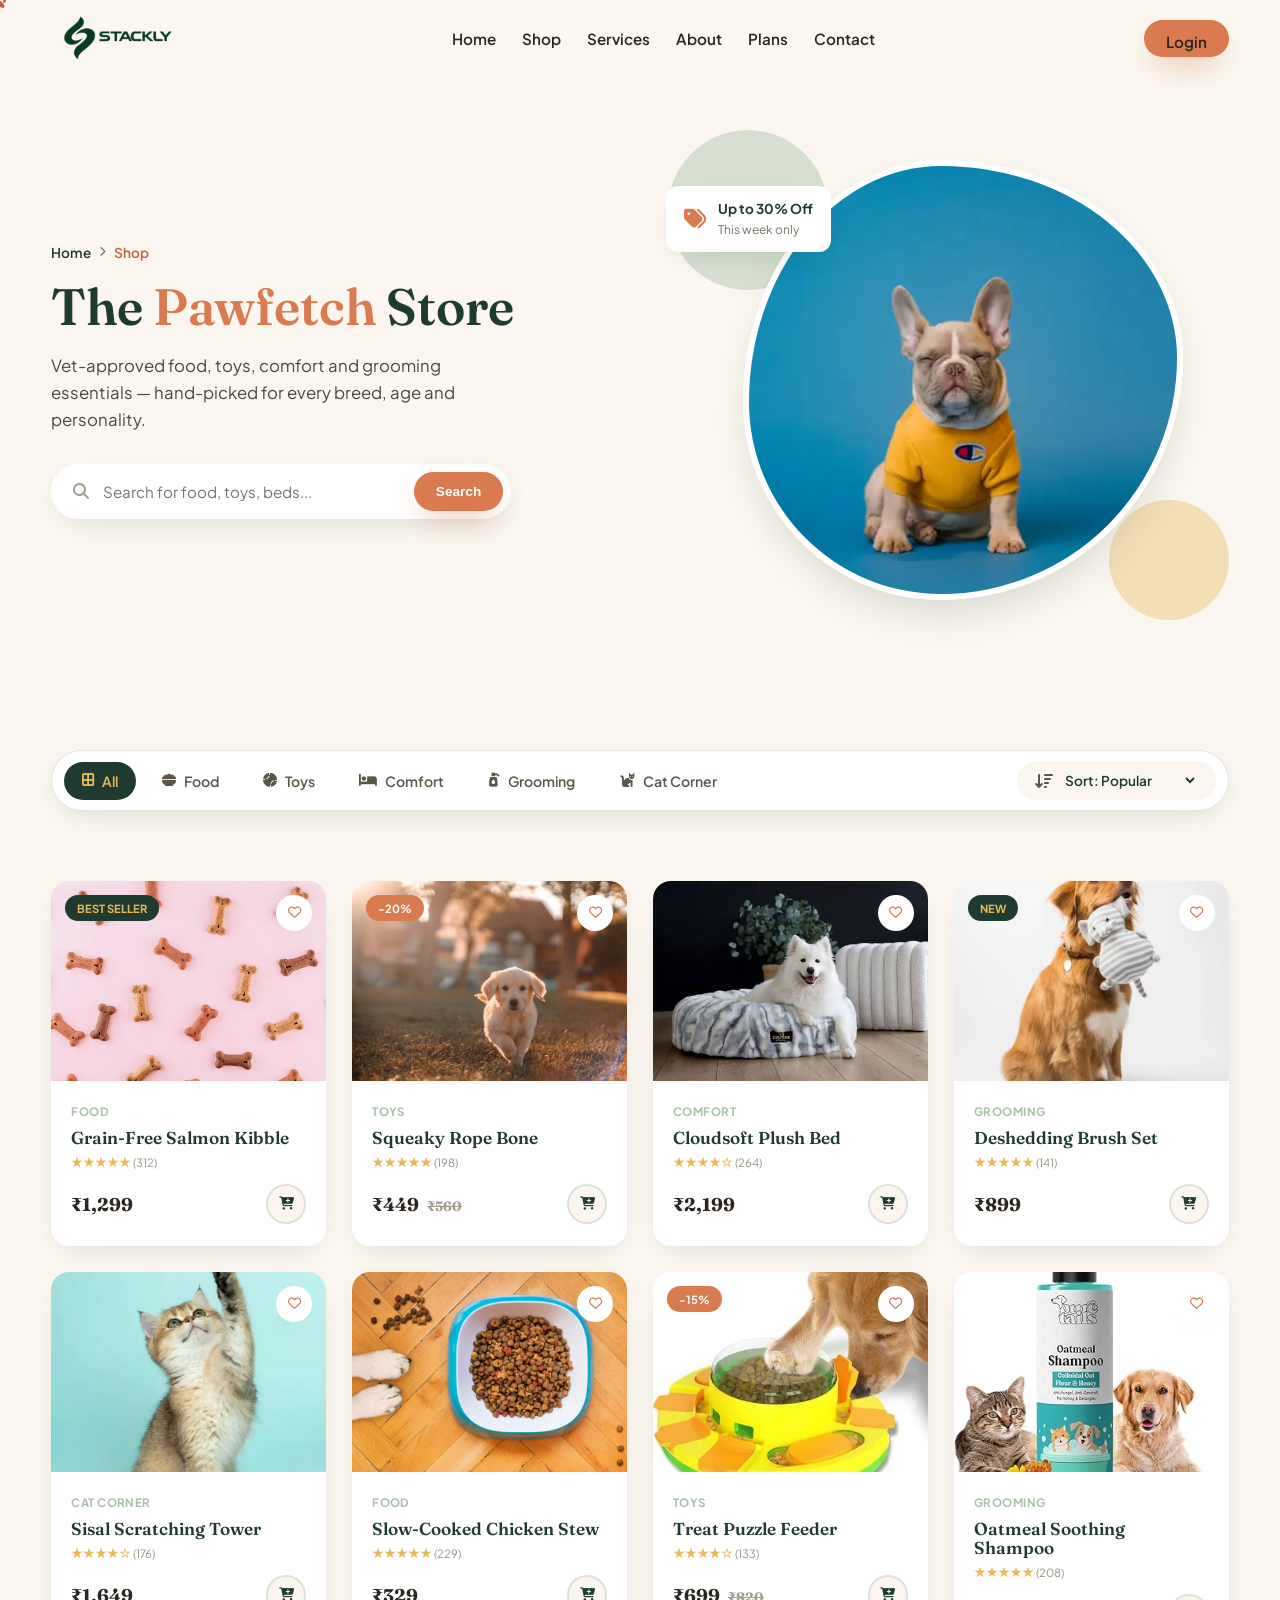
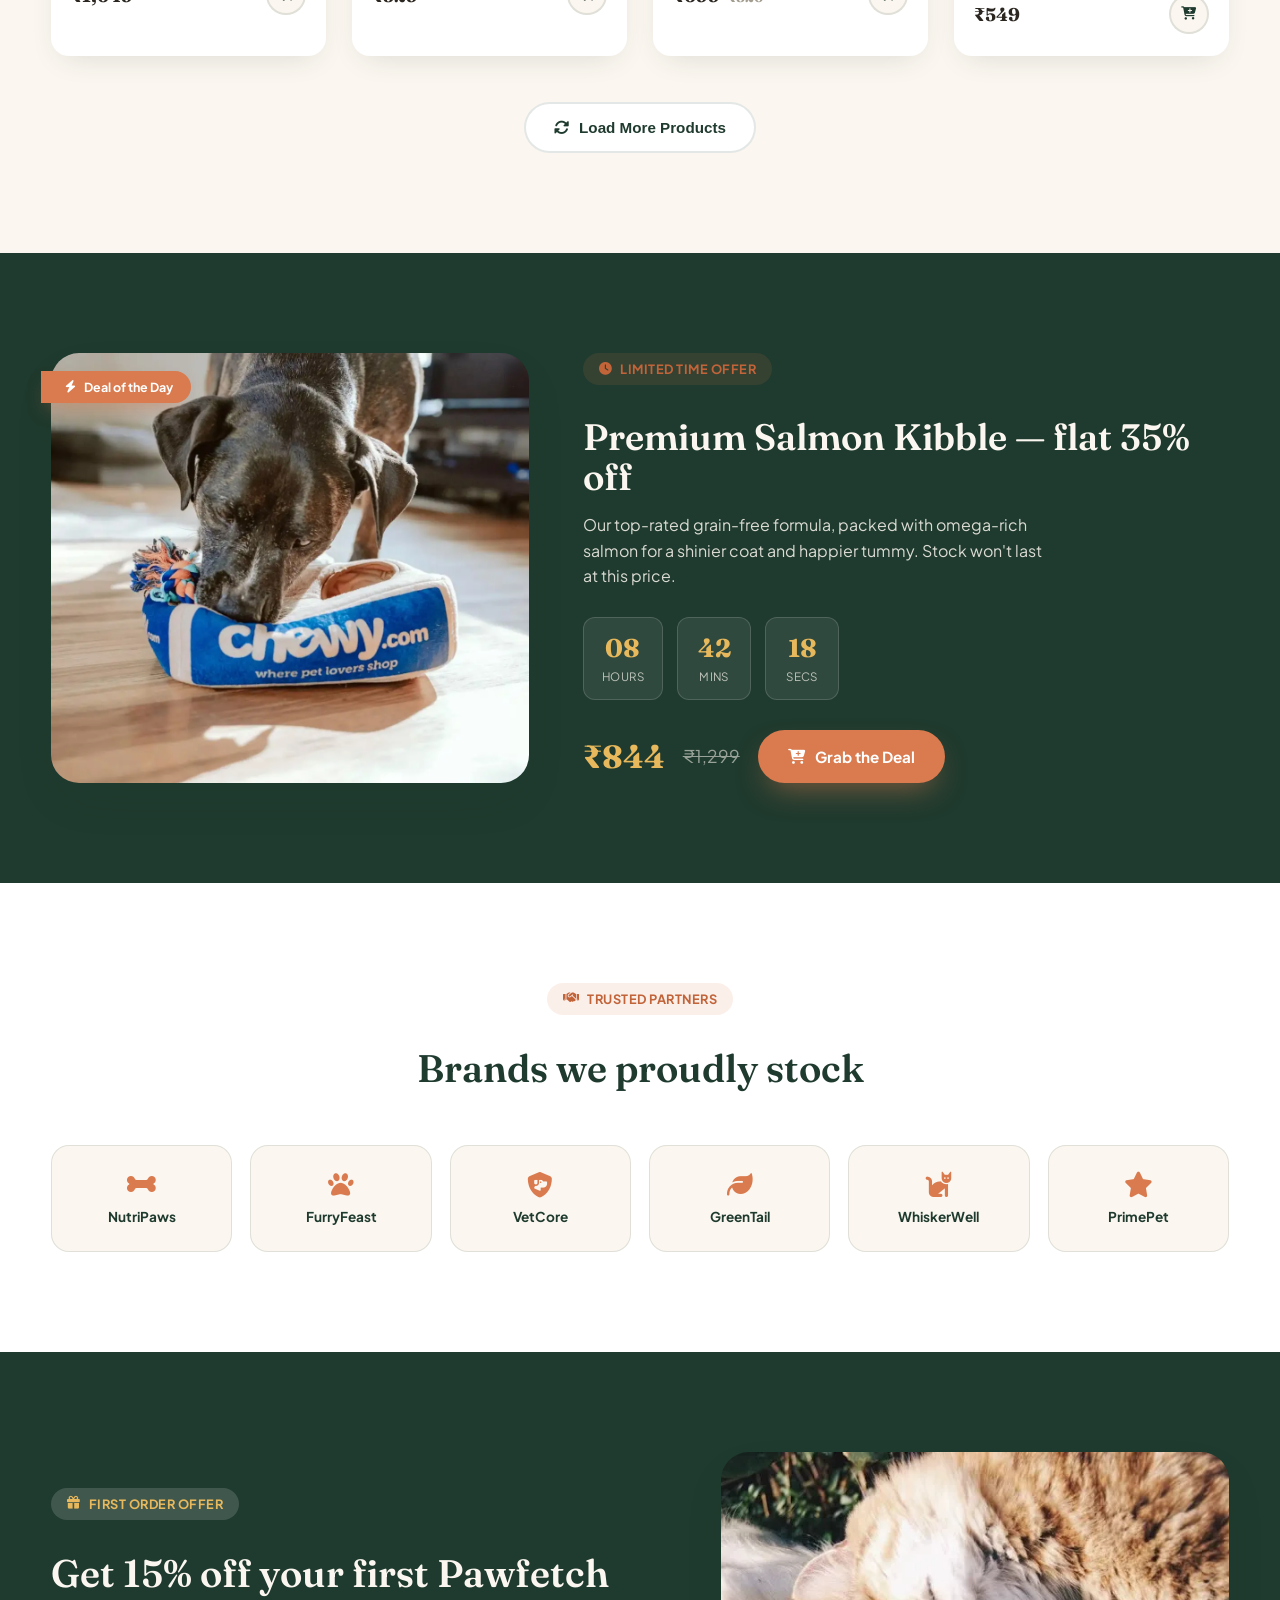
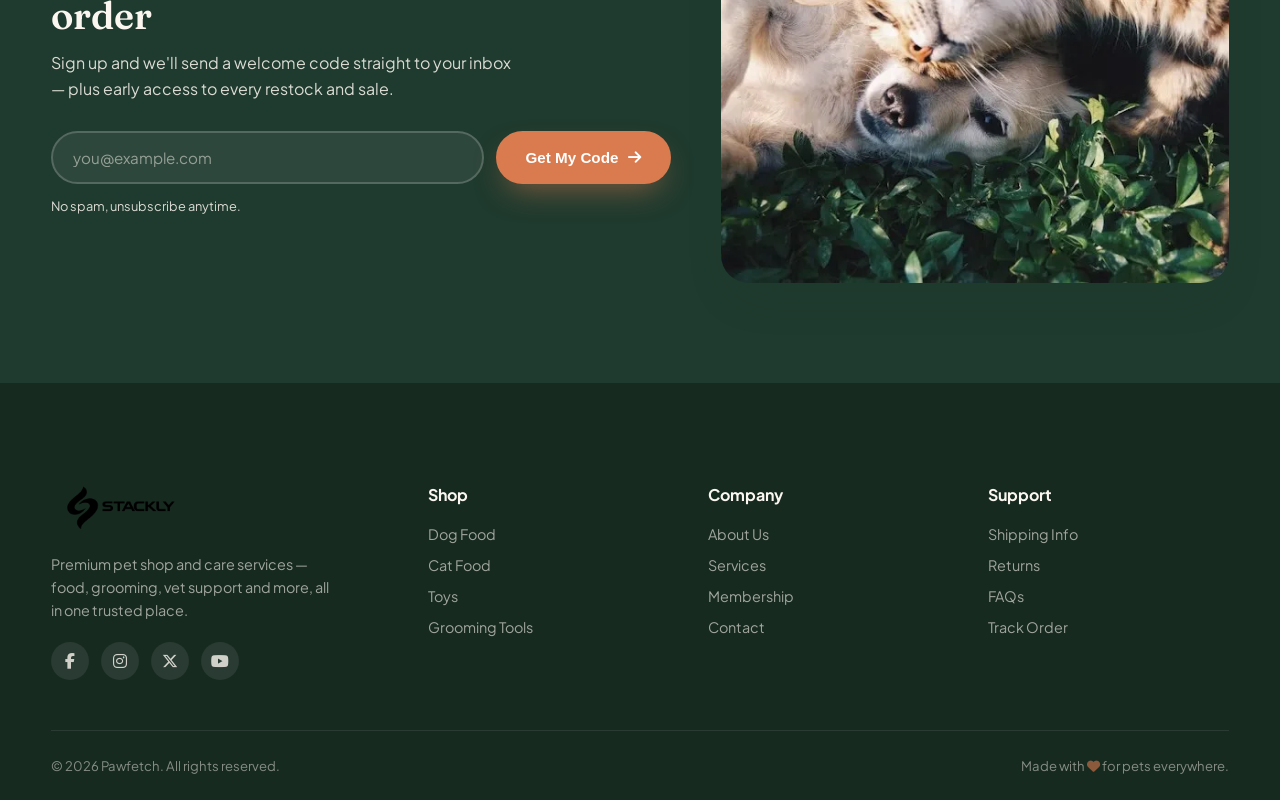
<file: shop.html>
<!DOCTYPE html>
<html lang="en">
<head>
<meta charset="UTF-8">
<meta name="viewport" content="width=device-width, initial-scale=1.0">
<title>Shop — Pawfetch</title>
<link rel="preconnect" href="https://fonts.googleapis.com">
<link href="https://fonts.googleapis.com/css2?family=Fraunces:ital,opsz,wght@0,9..144,300..900;1,9..144,300..900&family=Plus+Jakarta+Sans:ital,wght@0,400;0,500;0,600;0,700;0,800;1,400&display=swap" rel="stylesheet">
<link rel="stylesheet" href="https://cdnjs.cloudflare.com/ajax/libs/font-awesome/6.5.1/css/all.min.css">
<link rel="stylesheet" href="style.css">
</head>
<body>

<div class="paw-progress"><i class="fa-solid fa-paw"></i></div>

<!-- HEADER -->
<header class="site-header" id="header">
  <div class="container header-inner">
   <div class="logo">
        <a href="index.html">
            <img src="Assest/stacklylogo (1).webp" alt="Logo">
        </a>
    </div>

    <nav class="main-nav" id="main-nav">
      <ul>
        <li><a href="index.html">Home</a></li>
        <li><a href="shop.html" class="active">Shop</a></li>
        <li><a href="service.html">Services</a></li>
        <li><a href="about.html">About</a></li>
        <li><a href="plan.html">Plans</a></li>
        <li><a href="index.html#contact">Contact</a></li>
      </ul>
      <a href="login.html" class="btn btn-small btn-primary nav-cta">Login</a>
    </nav>
    <button class="hamburger" id="hamburger" aria-label="Toggle menu" aria-expanded="false">
      <span></span><span></span><span></span>
    </button>
  </div>
</header>

<div class="nav-overlay" id="nav-overlay"></div>

<main>

  <!-- 1. SHOP HERO / BANNER -->
  <section class="shop-hero" id="shop-home">
    <div class="container shop-hero-inner">
      <div class="shop-hero-copy" data-animate="fade-up">
        <span class="breadcrumb"><a href="index.html">Home</a> <i class="fa-solid fa-chevron-right"></i> <span>Shop</span></span>
        <h1>The <em>Pawfetch</em> Store</h1>
        <p>Vet-approved food, toys, comfort and grooming essentials — hand-picked for every breed, age and personality.</p>
        <div class="shop-hero-search">
          <i class="fa-solid fa-magnifying-glass"></i>
          <input type="text" placeholder="Search for food, toys, beds...">
          <button class="btn btn-primary btn-small">Search</button>
        </div>
      </div>
      <div class="shop-hero-media" data-animate="fade-in">
        <div class="shop-hero-frame">
          <img src="Assest/shop3.webp" alt="Shopping basket full of pet supplies">
        </div>
        <div class="floating-card card-top">
          <i class="fa-solid fa-tags"></i>
          <div><strong>Up to 30% Off</strong><span>This week only</span></div>
        </div>
        <div class="blob blob-1"></div>
        <div class="blob blob-2"></div>
      </div>
    </div>
  </section>

  <!-- 2. CATEGORY FILTER STRIP -->
  <section class="section filter-section" id="shop-filters">
    <div class="container">
      <div class="filter-bar" data-animate="fade-up">
        <div class="filter-tabs" id="filter-tabs">
          <button class="filter-tab active" data-filter="all"><i class="fa-solid fa-border-all"></i> All</button>
          <button class="filter-tab" data-filter="food"><i class="fa-solid fa-bowl-food"></i> Food</button>
          <button class="filter-tab" data-filter="toys"><i class="fa-solid fa-baseball"></i> Toys</button>
          <button class="filter-tab" data-filter="comfort"><i class="fa-solid fa-bed"></i> Comfort</button>
          <button class="filter-tab" data-filter="grooming"><i class="fa-solid fa-pump-soap"></i> Grooming</button>
          <button class="filter-tab" data-filter="cat"><i class="fa-solid fa-cat"></i> Cat Corner</button>
        </div>
        <div class="sort-box">
          <i class="fa-solid fa-arrow-down-wide-short"></i>
          <select id="sort-select" aria-label="Sort products">
            <option>Sort: Popular</option>
            <option>Price: Low to High</option>
            <option>Price: High to Low</option>
            <option>Newest</option>
          </select>
        </div>
      </div>
    </div>
  </section>

  <!-- 3. PRODUCTS GRID -->
  <section class="section shop-products" id="shop-grid">
    <div class="container">
      <div class="product-grid" id="product-grid">

        <article class="product-card" data-cat="food" data-animate="fade-up" data-delay="0">
          <span class="badge">Best Seller</span>
          <button class="wish-btn" aria-label="Add to wishlist"><i class="fa-regular fa-heart"></i></button>
          <div class="product-img"><img src="Assest/shop5.webp" alt="Grain-free dog kibble"></div>
          <div class="product-info">
            <span class="cat-tag">Food</span>
            <h3>Grain-Free Salmon Kibble</h3>
            <div class="stars">★★★★★ <small>(312)</small></div>
            <div class="price-row">
              <span class="price">₹1,299</span>
              <button class="icon-btn" aria-label="Add to cart"><i class="fa-solid fa-cart-plus"></i></button>
            </div>
          </div>
        </article>

        <article class="product-card" data-cat="toys" data-animate="fade-up" data-delay="50">
          <span class="badge sale">-20%</span>
          <button class="wish-btn" aria-label="Add to wishlist"><i class="fa-regular fa-heart"></i></button>
          <div class="product-img"><img src="Assest/shop8.webp" alt="Squeaky chew toy"></div>
          <div class="product-info">
            <span class="cat-tag">Toys</span>
            <h3>Squeaky Rope Bone</h3>
            <div class="stars">★★★★★ <small>(198)</small></div>
            <div class="price-row">
              <span class="price">₹449 <s>₹560</s></span>
              <button class="icon-btn" aria-label="Add to cart"><i class="fa-solid fa-cart-plus"></i></button>
            </div>
          </div>
        </article>

        <article class="product-card" data-cat="comfort" data-animate="fade-up" data-delay="100">
          <button class="wish-btn" aria-label="Add to wishlist"><i class="fa-regular fa-heart"></i></button>
          <div class="product-img"><img src="Assest/shop19.webp" alt="Cozy plush pet bed"></div>
          <div class="product-info">
            <span class="cat-tag">Comfort</span>
            <h3>Cloudsoft Plush Bed</h3>
            <div class="stars">★★★★☆ <small>(264)</small></div>
            <div class="price-row">
              <span class="price">₹2,199</span>
              <button class="icon-btn" aria-label="Add to cart"><i class="fa-solid fa-cart-plus"></i></button>
            </div>
          </div>
        </article>

        <article class="product-card" data-cat="grooming" data-animate="fade-up" data-delay="150">
          <span class="badge">New</span>
          <button class="wish-btn" aria-label="Add to wishlist"><i class="fa-regular fa-heart"></i></button>
          <div class="product-img"><img src="Assest/shop7.webp" alt="Pet grooming brush set"></div>
          <div class="product-info">
            <span class="cat-tag">Grooming</span>
            <h3>Deshedding Brush Set</h3>
            <div class="stars">★★★★★ <small>(141)</small></div>
            <div class="price-row">
              <span class="price">₹899</span>
              <button class="icon-btn" aria-label="Add to cart"><i class="fa-solid fa-cart-plus"></i></button>
            </div>
          </div>
        </article>

        <article class="product-card" data-cat="cat" data-animate="fade-up" data-delay="200">
          <button class="wish-btn" aria-label="Add to wishlist"><i class="fa-regular fa-heart"></i></button>
          <div class="product-img"><img src="Assest/shop4.webp" alt="Cat scratching post"></div>
          <div class="product-info">
            <span class="cat-tag">Cat Corner</span>
            <h3>Sisal Scratching Tower</h3>
            <div class="stars">★★★★☆ <small>(176)</small></div>
            <div class="price-row">
              <span class="price">₹1,649</span>
              <button class="icon-btn" aria-label="Add to cart"><i class="fa-solid fa-cart-plus"></i></button>
            </div>
          </div>
        </article>

        <article class="product-card" data-cat="food" data-animate="fade-up" data-delay="250">
          <button class="wish-btn" aria-label="Add to wishlist"><i class="fa-regular fa-heart"></i></button>
          <div class="product-img"><img src="Assest/shop2.webp" alt="Wet food cans for dogs">
          </div>
          <div class="product-info">
            <span class="cat-tag">Food</span>
            <h3>Slow-Cooked Chicken Stew</h3>
            <div class="stars">★★★★★ <small>(229)</small></div>
            <div class="price-row">
              <span class="price">₹329</span>
              <button class="icon-btn" aria-label="Add to cart"><i class="fa-solid fa-cart-plus"></i></button>
            </div>
          </div>
        </article>

        <article class="product-card" data-cat="toys" data-animate="fade-up" data-delay="300">
          <span class="badge sale">-15%</span>
          <button class="wish-btn" aria-label="Add to wishlist"><i class="fa-regular fa-heart"></i></button>
          <div class="product-img"><img src="Assest/shop20.webp" alt="Interactive puzzle toy"></div>
          <div class="product-info">
            <span class="cat-tag">Toys</span>
            <h3>Treat Puzzle Feeder</h3>
            <div class="stars">★★★★☆ <small>(133)</small></div>
            <div class="price-row">
              <span class="price">₹699 <s>₹820</s></span>
              <button class="icon-btn" aria-label="Add to cart"><i class="fa-solid fa-cart-plus"></i></button>
            </div>
          </div>
        </article>

        <article class="product-card" data-cat="grooming" data-animate="fade-up" data-delay="350">
          <button class="wish-btn" aria-label="Add to wishlist"><i class="fa-regular fa-heart"></i></button>
          <div class="product-img"><img src="Assest/shop21.webp" alt="Pet shampoo bottle"></div>
          <div class="product-info">
            <span class="cat-tag">Grooming</span>
            <h3>Oatmeal Soothing Shampoo</h3>
            <div class="stars">★★★★★ <small>(208)</small></div>
            <div class="price-row">
              <span class="price">₹549</span>
              <button class="icon-btn" aria-label="Add to cart"><i class="fa-solid fa-cart-plus"></i></button>
            </div>
          </div>
        </article>

      </div>

      <div class="load-more-wrap" data-animate="fade-up">
        <button class="btn btn-outline" id="load-more"><i class="fa-solid fa-rotate"></i> Load More Products</button>
      </div>
    </div>
  </section>

  <!-- 4. DEAL OF THE DAY -->
  <section class="section deal-section" id="deal-of-day">
    <div class="container deal-inner" data-animate="fade-up">
      <div class="deal-media">
        <img src="Assest/shop1 (1).webp" alt="Puppy with discount offer">
        <div class="deal-ribbon"><i class="fa-solid fa-bolt"></i> Deal of the Day</div>
      </div>
      <div class="deal-copy">
        <span class="eyebrow"><i class="fa-solid fa-clock"></i> Limited Time Offer</span>
        <h2>Premium Salmon Kibble — flat 35% off</h2>
        <p>Our top-rated grain-free formula, packed with omega-rich salmon for a shinier coat and happier tummy. Stock won't last at this price.</p>

        <div class="countdown" id="countdown">
          <div class="cd-box"><span id="cd-hours">08</span><small>Hours</small></div>
          <div class="cd-box"><span id="cd-mins">42</span><small>Mins</small></div>
          <div class="cd-box"><span id="cd-secs">19</span><small>Secs</small></div>
        </div>

        <div class="deal-price-row">
          <span class="deal-price">₹844</span>
          <span class="deal-old">₹1,299</span>
          <a href="plan.html" class="btn btn-primary"><i class="fa-solid fa-cart-plus"></i> Grab the Deal</a>
        </div>
      </div>
    </div>
  </section>

  <!-- 5. BRAND PARTNERS -->
  <section class="section brands-section" id="shop-brands">
    <div class="container">
      <div class="section-head center" data-animate="fade-up">
        <span class="eyebrow"><i class="fa-solid fa-handshake"></i> Trusted Partners</span>
        <h2>Brands we proudly stock</h2>
      </div>
      <div class="brands-grid" data-animate="fade-up">
        <div class="brand-chip"><i class="fa-solid fa-bone"></i><span>NutriPaws</span></div>
        <div class="brand-chip"><i class="fa-solid fa-paw"></i><span>FurryFeast</span></div>
        <div class="brand-chip"><i class="fa-solid fa-shield-dog"></i><span>VetCore</span></div>
        <div class="brand-chip"><i class="fa-solid fa-leaf"></i><span>GreenTail</span></div>
        <div class="brand-chip"><i class="fa-solid fa-cat"></i><span>WhiskerWell</span></div>
        <div class="brand-chip"><i class="fa-solid fa-star"></i><span>PrimePet</span></div>
      </div>
    </div>
  </section>

  <!-- 6. SHOP CTA / NEWSLETTER -->
  <section class="section cta-contact" id="shop-cta">
    <div class="container cta-inner" data-animate="fade-up">
      <div class="cta-copy">
        <span class="eyebrow light"><i class="fa-solid fa-gift"></i> First Order Offer</span>
        <h2>Get 15% off your first Pawfetch order</h2>
        <p>Sign up and we'll send a welcome code straight to your inbox — plus early access to every restock and sale.</p>

        <form class="newsletter-form" id="shop-newsletter-form">
          <input type="email" placeholder="you@example.com" required aria-label="Email address">
          <button type="submit" class="btn btn-primary"><a href="contact.html">Get My Code </a><i class="fa-solid fa-arrow-right"></i></button>
        </form>
        <p class="form-note" id="shop-form-note">No spam, unsubscribe anytime.</p>
      </div>
      <div class="cta-media">
        <img src="Assest/shop13 (1).webp" alt="Happy dog with shopping bags">
      </div>
    </div>
  </section>

</main>

<!-- FOOTER -->
<footer class="site-footer">
  <div class="container footer-grid">
    <div class="footer-brand">
      <div class="logo1">
        <a href="shop.html">
            <img src="Assest/stacklylogo (1).webp" alt="Logo1">
        </a>
    </div>
      <p>Premium pet shop and care services — food, grooming, vet support and more, all in one trusted place.</p>
      <div class="social-row">
        <a href="404.html?from=home"><i class="fa-brands fa-facebook-f"></i></a>
<a href="404.html?from=home"><i class="fa-brands fa-instagram"></i></a>
<a href="404.html?from=home"><i class="fa-brands fa-x-twitter"></i></a>
<a href="404.html?from=home"><i class="fa-brands fa-youtube"></i></a>
      </div>
    </div>

    <div class="footer-col">
      <h4>Shop</h4>
      <ul>
        <li><a href="shop.html">Dog Food</a></li>
        <li><a href="shop.html">Cat Food</a></li>
        <li><a href="shop.html">Toys</a></li>
        <li><a href="shop.html">Grooming Tools</a></li>
      </ul>
    </div>

    <div class="footer-col">
      <h4>Company</h4>
      <ul>
        <li><a href="about.html">About Us</a></li>
        <li><a href="service.html">Services</a></li>
        <li><a href="plan.html">Membership</a></li>
        <li><a href="contact.html">Contact</a></li>
      </ul>
    </div>

    <div class="footer-col">
      <h4>Support</h4>
      <ul>
        <li><a href="contact.html">Shipping Info</a></li>
        <li><a href="contact.html">Returns</a></li>
        <li><a href="contact.html">FAQs</a></li>
        <li><a href="contact.html">Track Order</a></li>
      </ul>
    </div>
  </div>

  <div class="container footer-bottom">
    <p>&copy; <span id="year"></span> Pawfetch. All rights reserved.</p>
    <p>Made with <i class="fa-solid fa-heart"></i> for pets everywhere.</p>
  </div>
</footer>

<button class="back-to-top" id="back-to-top" aria-label="Back to top"><i class="fa-solid fa-arrow-up"></i></button>

<script >

document.addEventListener('DOMContentLoaded', () => {

  /* ===== CATEGORY FILTER TABS ===== */
  const tabs = document.querySelectorAll('.filter-tab');
  const products = document.querySelectorAll('#product-grid .product-card');

  tabs.forEach(tab => {
    tab.addEventListener('click', () => {
      tabs.forEach(t => t.classList.remove('active'));
      tab.classList.add('active');
      const filter = tab.getAttribute('data-filter');

      products.forEach(card => {
        const match = filter === 'all' || card.getAttribute('data-cat') === filter;
        if (match) {
          card.classList.remove('hide');
          card.classList.remove('in-view');
          requestAnimationFrame(() => card.classList.add('in-view'));
        } else {
          card.classList.add('hide');
        }
      });
    });
  });

  /* ===== SORT (visual only demo) ===== */
  const sortSelect = document.getElementById('sort-select');
  const grid = document.getElementById('product-grid');
  if (sortSelect && grid) {
    sortSelect.addEventListener('change', () => {
      const cards = Array.from(grid.children);
      const getPrice = (card) => {
        const priceText = card.querySelector('.price')?.textContent || '0';
        return parseInt(priceText.replace(/[^\d]/g, '')) || 0;
      };
      if (sortSelect.value.includes('Low to High')) {
        cards.sort((a, b) => getPrice(a) - getPrice(b));
      } else if (sortSelect.value.includes('High to Low')) {
        cards.sort((a, b) => getPrice(b) - getPrice(a));
      }
      cards.forEach(card => grid.appendChild(card));
    });
  }

  /* ===== WISHLIST TOGGLE ===== */
  document.querySelectorAll('.wish-btn').forEach(btn => {
    btn.addEventListener('click', () => {
      btn.classList.toggle('active');
      const icon = btn.querySelector('i');
      icon.classList.toggle('fa-regular');
      icon.classList.toggle('fa-solid');
    });
  });

  /* ===== LOAD MORE (demo: just hides button + shows note) ===== */
  const loadMoreBtn = document.getElementById('load-more');
  if (loadMoreBtn) {
    loadMoreBtn.addEventListener('click', () => {
      loadMoreBtn.innerHTML = '<i class="fa-solid fa-circle-check"></i> All Products Loaded';
      loadMoreBtn.disabled = true;
      loadMoreBtn.style.opacity = '0.6';
      loadMoreBtn.style.cursor = 'default';
    });
  }

  /* ===== COUNTDOWN TIMER ===== */
  const hoursEl = document.getElementById('cd-hours');
  const minsEl = document.getElementById('cd-mins');
  const secsEl = document.getElementById('cd-secs');

  if (hoursEl && minsEl && secsEl) {
    let totalSeconds = (8 * 3600) + (42 * 60) + 19;

    function pad(n) { return String(n).padStart(2, '0'); }

    function tick() {
      if (totalSeconds <= 0) { totalSeconds = 12 * 3600; }
      totalSeconds--;
      const h = Math.floor(totalSeconds / 3600);
      const m = Math.floor((totalSeconds % 3600) / 60);
      const s = totalSeconds % 60;
      hoursEl.textContent = pad(h);
      minsEl.textContent = pad(m);
      secsEl.textContent = pad(s);
    }
    setInterval(tick, 1000);
  }

  /* ===== SHOP NEWSLETTER FORM ===== */
  const shopForm = document.getElementById('shop-newsletter-form');
  const shopNote = document.getElementById('shop-form-note');
  if (shopForm) {
    shopForm.addEventListener('submit', (e) => {
      e.preventDefault();
      const input = shopForm.querySelector('input[type="email"]');
      if (input && input.value) {
        shopNote.textContent = "Code sent! Check your inbox. 🐾";
        shopNote.style.color = '#E8B95C';
        input.value = '';
      }
    });
  }

});

</script>
<script src="script.js"></script>
</body>
</html>
</file>
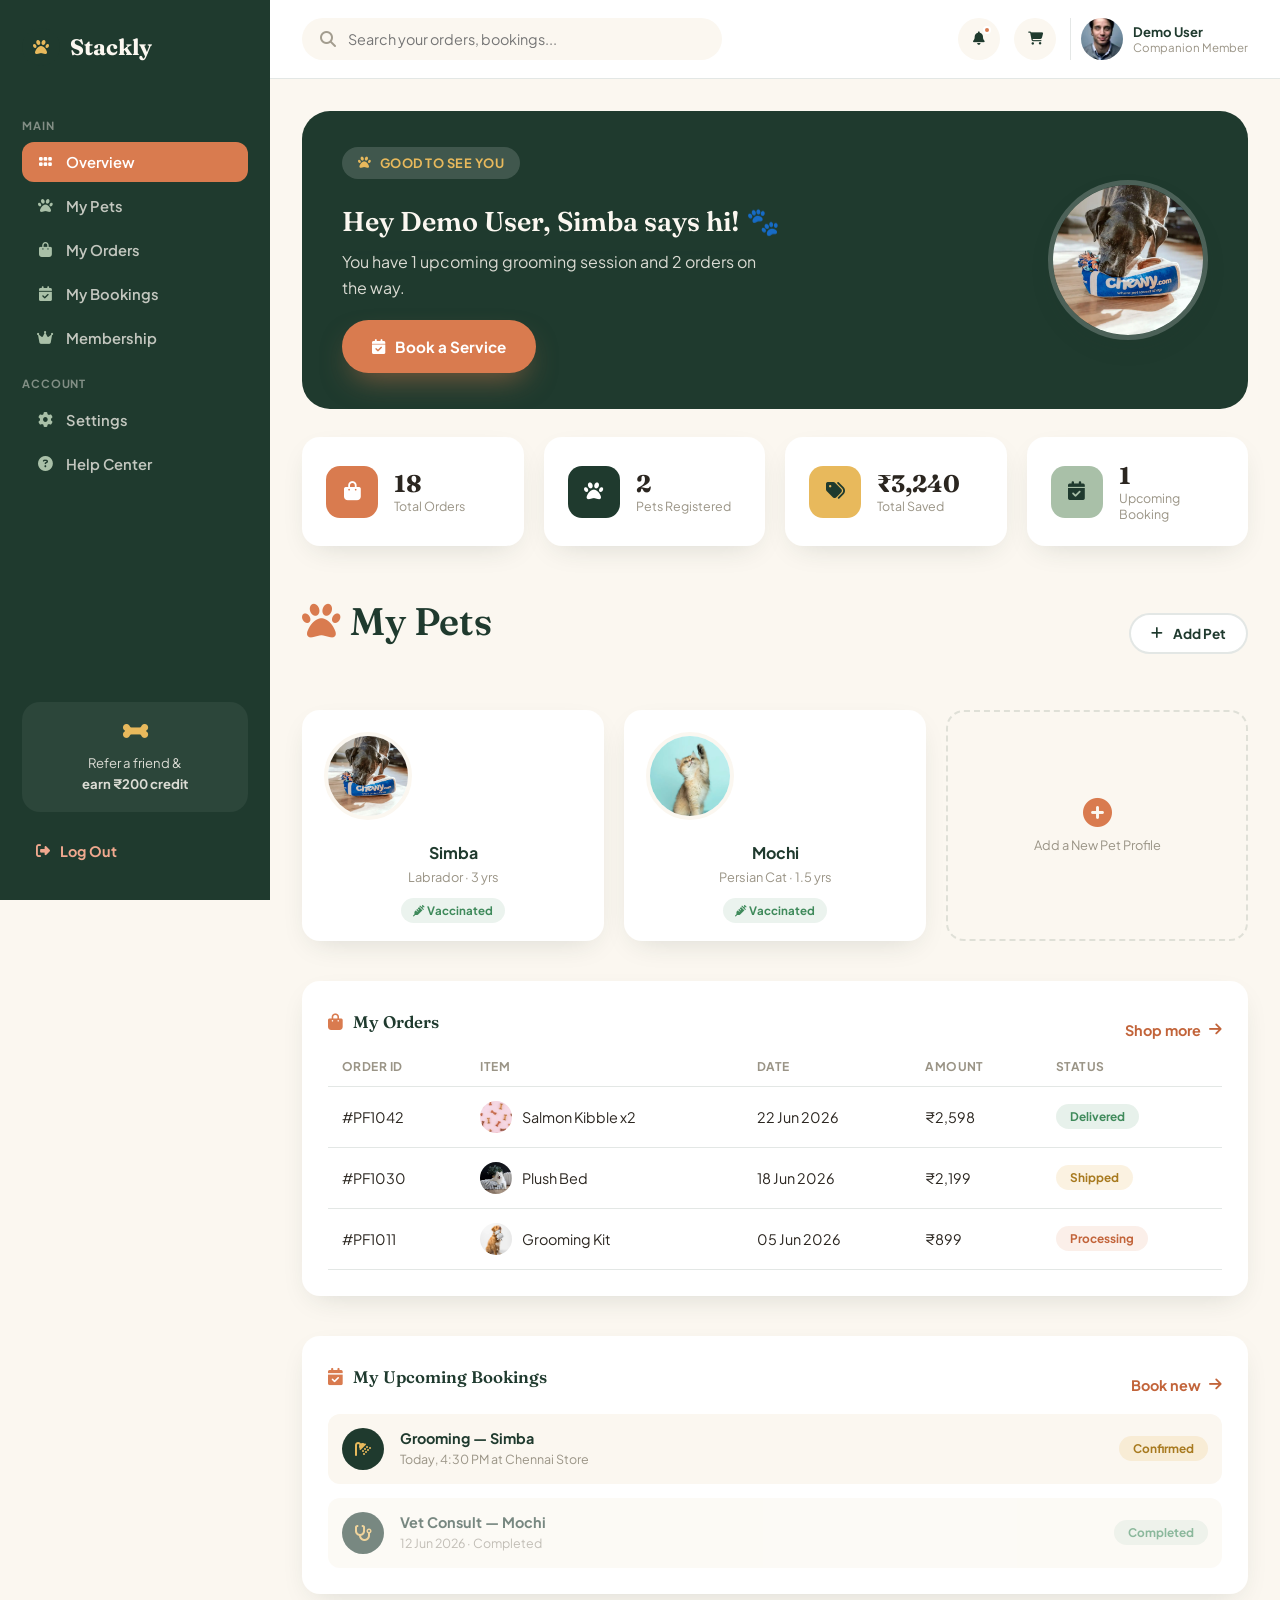
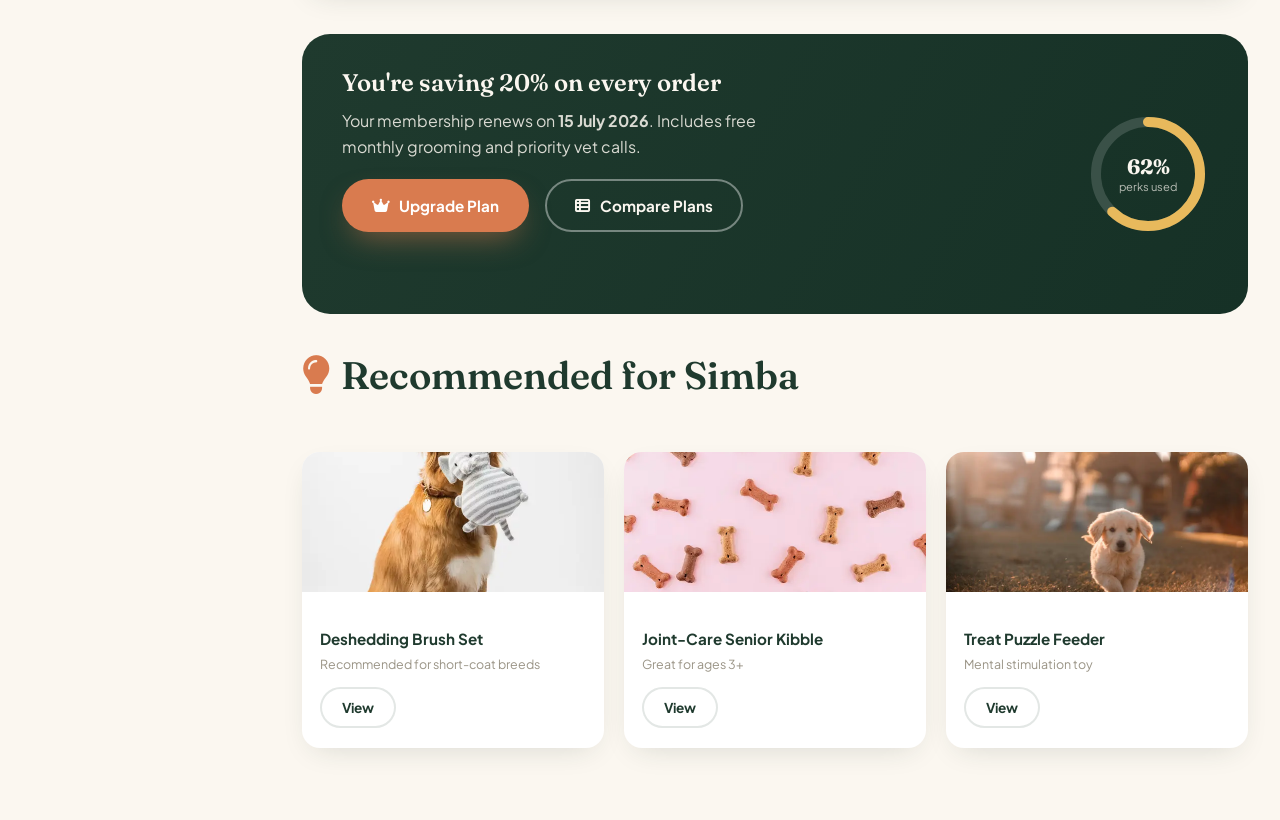
<file: userdashboard.html>
<!DOCTYPE html>
<html lang="en">
<head>
<meta charset="UTF-8">
<meta name="viewport" content="width=device-width, initial-scale=1.0">
<title>My Dashboard — Pawfetch</title>
<link rel="preconnect" href="https://fonts.googleapis.com">
<link href="https://fonts.googleapis.com/css2?family=Fraunces:ital,opsz,wght@0,9..144,300..900;1,9..144,300..900&family=Plus+Jakarta+Sans:ital,wght@0,400;0,500;0,600;0,700;0,800;1,400&display=swap" rel="stylesheet">
<link rel="stylesheet" href="https://cdnjs.cloudflare.com/ajax/libs/font-awesome/6.5.1/css/all.min.css">
<link rel="stylesheet" href="style.css">
</head>
<body class="dash-body">

<div class="dash-shell">

  <!-- SIDEBAR -->
  <aside class="dash-sidebar" id="dash-sidebar">
    <a href="index.html" class="brand light">
      <span class="brand-icon"><i class="fa-solid fa-paw"></i></span>
      <span class="brand-name">Stackly</span>
    </a>

    <span class="sidebar-label">Main</span>
    <nav class="dash-nav">
      <a href="#overview" class="active"><i class="fa-solid fa-grip"></i> Overview</a>
      <a href="#pets"><i class="fa-solid fa-paw"></i> My Pets</a>
      <a href="#orders"><i class="fa-solid fa-bag-shopping"></i> My Orders</a>
      <a href="#bookings"><i class="fa-solid fa-calendar-check"></i> My Bookings</a>
      <a href="#membership"><i class="fa-solid fa-crown"></i> Membership</a>
    </nav>

    <span class="sidebar-label">Account</span>
    <nav class="dash-nav">
      <a href="404.html"><i class="fa-solid fa-gear"></i> Settings</a>
      <a href="404.html"><i class="fa-solid fa-circle-question"></i> Help Center</a>
    </nav>

    <div class="sidebar-promo">
      <i class="fa-solid fa-bone"></i>
      <p>Refer a friend &amp;<br><strong>earn ₹200 credit</strong></p>
    </div>

    <a href="login.html" class="logout-link" id="logout-btn"><i class="fa-solid fa-right-from-bracket"></i> Log Out</a>
  </aside>

  <div class="dash-overlay" id="dash-overlay"></div>

  <!-- MAIN -->
  <div class="dash-main">

    <!-- TOPBAR -->
    <header class="dash-topbar">
      <button class="dash-menu-btn" id="dash-menu-btn" aria-label="Toggle sidebar"><i class="fa-solid fa-bars"></i></button>
      <div class="dash-search">
        <i class="fa-solid fa-magnifying-glass"></i>
        <input type="text" placeholder="Search your orders, bookings...">
      </div>
      <div class="dash-topbar-actions">
        <button class="dash-icon-btn"><i class="fa-solid fa-bell"></i><span class="dot"></span></button>
        <button class="dash-icon-btn"><i class="fa-solid fa-cart-shopping"></i></button>
        <div class="dash-profile">
          <img src="Assest/shop15.webp" alt="User avatar">
          <div class="dash-profile-text">
            <strong id="user-name">Demo User</strong>
            <span>Companion Member</span>
          </div>
        </div>
      </div>
    </header>

    <div class="dash-content">

      <!-- 1. WELCOME BANNER -->
      <section id="overview" class="dash-section">
        <div class="user-welcome-banner" data-animate="fade-up">
          <div class="welcome-text">
            <span class="eyebrow light"><i class="fa-solid fa-paw"></i> Good to see you</span>
            <h1>Hey <span id="user-name-2">Demo User</span>, Simba says hi! 🐾</h1>
            <p>You have 1 upcoming grooming session and 2 orders on the way.</p>
            <a href="404.html?from=userdashboard" class="btn btn-primary"><i class="fa-solid fa-calendar-check"></i> Book a Service</a>
          </div>
          <img src="Assest/shop1 (1).webp" alt="User's dog" class="welcome-pet-img">
        </div>

        <div class="stat-cards-grid">
          <div class="dash-stat-card" data-animate="fade-up" data-delay="0">
            <div class="dash-stat-icon icon-clay"><i class="fa-solid fa-bag-shopping"></i></div>
            <div class="dash-stat-info">
              <span class="dash-stat-num" data-count="18">0</span>
              <span class="dash-stat-label">Total Orders</span>
            </div>
          </div>
          <div class="dash-stat-card" data-animate="fade-up" data-delay="100">
            <div class="dash-stat-icon icon-forest"><i class="fa-solid fa-paw"></i></div>
            <div class="dash-stat-info">
              <span class="dash-stat-num" data-count="2">0</span>
              <span class="dash-stat-label">Pets Registered</span>
            </div>
          </div>
          <div class="dash-stat-card" data-animate="fade-up" data-delay="200">
            <div class="dash-stat-icon icon-gold"><i class="fa-solid fa-tags"></i></div>
            <div class="dash-stat-info">
              <span class="dash-stat-num" data-count="3240" data-prefix="₹">0</span>
              <span class="dash-stat-label">Total Saved</span>
            </div>
          </div>
          <div class="dash-stat-card" data-animate="fade-up" data-delay="300">
            <div class="dash-stat-icon icon-sage"><i class="fa-solid fa-calendar-check"></i></div>
            <div class="dash-stat-info">
              <span class="dash-stat-num" data-count="1">0</span>
              <span class="dash-stat-label">Upcoming Booking</span>
            </div>
          </div>
        </div>
      </section>

      <!-- 2. MY PETS -->
      <section id="pets" class="dash-section">
        <div class="section-head split" data-animate="fade-up">
          <h2 class="dash-h2"><i class="fa-solid fa-paw"></i> My Pets</h2>
          <a href="404.html?from=userdashboard" class="btn btn-small btn-outline"><i class="fa-solid fa-plus"></i> Add Pet</a>
        </div>
        <div class="pet-grid">
          <div class="pet-card" data-animate="fade-up" data-delay="0">
            <img src="Assest/shop1 (1).webp" alt="Simba">
            <h4>Simba</h4>
            <span>Labrador · 3 yrs</span>
            <div class="pet-tags"><span><i class="fa-solid fa-syringe"></i> Vaccinated</span></div>
          </div>
          <div class="pet-card" data-animate="fade-up" data-delay="100">
            <img src="Assest/shop4.webp" alt="Mochi">
            <h4>Mochi</h4>
            <span>Persian Cat · 1.5 yrs</span>
            <div class="pet-tags"><span><i class="fa-solid fa-syringe"></i> Vaccinated</span></div>
          </div>
          <div class="pet-card add-pet-card" data-animate="fade-up" data-delay="200">
            <i class="fa-solid fa-circle-plus"></i>
            <span>Add a New Pet Profile</span>
          </div>
        </div>
      </section>

      <!-- 3. MY ORDERS -->
      <section id="orders" class="dash-section">
        <div class="dash-panel" data-animate="fade-up">
          <div class="panel-head">
            <h3><i class="fa-solid fa-bag-shopping"></i> My Orders</h3>
            <a href="404.html?from=userdashboard" class="link-arrow small">Shop more <i class="fa-solid fa-arrow-right"></i></a>
          </div>
          <div class="table-wrap">
            <table class="dash-table">
              <thead><tr><th>Order ID</th><th>Item</th><th>Date</th><th>Amount</th><th>Status</th></tr></thead>
              <tbody>
                <tr>
                  <td>#PF1042</td>
                  <td><div class="cust-cell"><img src="Assest/shop5.webp" alt=""> Salmon Kibble x2</div></td>
                  <td>22 Jun 2026</td><td>₹2,598</td>
                  <td><span class="status delivered">Delivered</span></td>
                </tr>
                <tr>
                  <td>#PF1030</td>
                  <td><div class="cust-cell"><img src="Assest/shop19.webp" alt=""> Plush Bed</div></td>
                  <td>18 Jun 2026</td><td>₹2,199</td>
                  <td><span class="status shipped">Shipped</span></td>
                </tr>
                <tr>
                  <td>#PF1011</td>
                  <td><div class="cust-cell"><img src="Assest/shop7.webp" alt=""> Grooming Kit</div></td>
                  <td>05 Jun 2026</td><td>₹899</td>
                  <td><span class="status pending">Processing</span></td>
                </tr>
              </tbody>
            </table>
          </div>
        </div>
      </section>

      <!-- 4. MY BOOKINGS -->
      <section id="bookings" class="dash-section">
        <div class="dash-panel" data-animate="fade-up">
          <div class="panel-head">
            <h3><i class="fa-solid fa-calendar-check"></i> My Upcoming Bookings</h3>
            <a href="404.html?from=userdashboard" class="link-arrow small">Book new <i class="fa-solid fa-arrow-right"></i></a>
          </div>
          <div class="booking-list">
            <div class="booking-row">
              <div class="booking-icon"><i class="fa-solid fa-shower"></i></div>
              <div class="booking-info"><strong>Grooming — Simba</strong><span>Today, 4:30 PM at Chennai Store</span></div>
              <span class="status shipped">Confirmed</span>
            </div>
            <div class="booking-row faded">
              <div class="booking-icon"><i class="fa-solid fa-stethoscope"></i></div>
              <div class="booking-info"><strong>Vet Consult — Mochi</strong><span>12 Jun 2026 · Completed</span></div>
              <span class="status delivered">Completed</span>
            </div>
          </div>
        </div>
      </section>

      <!-- 5. MEMBERSHIP STATUS -->
      <section id="membership" class="dash-section">
        <div class="membership-banner" data-animate="fade-up">
          <div class="membership-info">
            <span class="plan-tag">Companion Plan</span>
            <h2>You're saving 20% on every order</h2>
            <p>Your membership renews on <strong>15 July 2026</strong>. Includes free monthly grooming and priority vet calls.</p>
            <div class="hero-actions">
              <a href="404.html?from=userdashboard" class="btn btn-primary"><i class="fa-solid fa-crown"></i> Upgrade Plan</a>
              <a href="404.html?from=userdashboard" class="btn btn-ghost light"><i class="fa-solid fa-table-list"></i> Compare Plans</a>
            </div>
          </div>
          <div class="membership-progress">
            <div class="progress-ring">
              <svg viewBox="0 0 120 120">
                <circle cx="60" cy="60" r="52" class="ring-bg"></circle>
                <circle cx="60" cy="60" r="52" class="ring-fill" id="membership-ring"></circle>
              </svg>
              <div class="ring-label"><strong>62%</strong><span>perks used</span></div>
            </div>
          </div>
        </div>
      </section>

      <!-- 6. CARE TIPS / RECOMMENDED -->
      <section id="recommend" class="dash-section">
        <div class="section-head" data-animate="fade-up">
          <h2 class="dash-h2"><i class="fa-solid fa-lightbulb"></i> Recommended for Simba</h2>
        </div>
        <div class="manage-grid">
          <div class="manage-card" data-animate="fade-up" data-delay="0">
            <img src="Assest/shop7.webp" alt="Brush">
            <div class="manage-info">
              <h4>Deshedding Brush Set</h4>
              <span>Recommended for short-coat breeds</span>
              <div class="manage-actions">
                <a href="404.html?from=userdashboard" class="btn btn-small btn-outline">View</a>
              </div>
            </div>
          </div>
          <div class="manage-card" data-animate="fade-up" data-delay="100">
            <img src="Assest/shop5.webp" alt="Kibble">
            <div class="manage-info">
              <h4>Joint-Care Senior Kibble</h4>
              <span>Great for ages 3+</span>
              <div class="manage-actions">
                <a href="404.html?from=userdashboard" class="btn btn-small btn-outline">View</a>
              </div>
            </div>
          </div>
          <div class="manage-card" data-animate="fade-up" data-delay="200">
            <img src="Assest/shop8.webp" alt="Toy">
            <div class="manage-info">
              <h4>Treat Puzzle Feeder</h4>
              <span>Mental stimulation toy</span>
              <div class="manage-actions">
                <a href="404.html?from=userdashboard" class="btn btn-small btn-outline">View</a>
              </div>
            </div>
          </div>
        </div>
      </section>

    </div>
  </div>
</div>

<script src="dashboard.js"></script>
</body>
</html>
</file>
<file: style.css>
/* ============ TOKENS ============ */
:root{
  --cream:#FBF7F0;
  --forest:#1F3A2E;
  --forest-light:#2C4F3D;
  --clay:#D97B4F;
  --clay-dark:#C2643A;
  --gold:#E8B95C;
  --charcoal:#2B2620;
  --sage:#A9C0A8;
  --white:#ffffff;
  --line:rgba(31,58,46,0.12);

  --font-display:'Fraunces', serif;
  --font-body:'Plus Jakarta Sans', sans-serif;

  --radius-lg:28px;
  --radius-md:18px;
  --radius-sm:12px;
  --shadow-soft:0 20px 50px -20px rgba(31,58,46,0.25);
  --shadow-card:0 10px 30px -12px rgba(31,58,46,0.18);
  --ease:cubic-bezier(.22,1,.36,1);
}

*{box-sizing:border-box;}
html{scroll-behavior:smooth;}
body{
  margin:0;
  font-family:var(--font-body);
  color:var(--charcoal);
  background:var(--cream);
  overflow-x:hidden;
}
img{max-width:100%;display:block;}
a{text-decoration:none;color:inherit;}
ul{margin:0;padding:0;list-style:none;}
h1,h2,h3{font-family:var(--font-display);margin:0;line-height:1.1;font-weight:600;}
p{margin:0;line-height:1.6;}
.container{width:92%;max-width:1240px;margin:0 auto;}

@media (prefers-reduced-motion: reduce){
  *{animation-duration:0.01ms !important;animation-iteration-count:1 !important;transition-duration:0.01ms !important;scroll-behavior:auto !important;}
}

/* ============ SCROLL PROGRESS PAW ============ */
.paw-progress{
  position:fixed;top:0;left:0;
  height:4px;width:0%;
  background:linear-gradient(90deg,var(--clay),var(--gold));
  z-index:1100;
  transition:width .1s linear;
}
.paw-progress i{
  position:absolute;right:-10px;top:-9px;
  font-size:14px;color:var(--clay-dark);
  background:var(--cream);
  border-radius:50%;
  width:22px;height:22px;
  display:flex;align-items:center;justify-content:center;
  box-shadow:var(--shadow-card);
}

/* ============ BUTTONS ============ */
.btn{
  display:inline-flex;align-items:center;gap:10px;
  padding:15px 28px;
  border-radius:100px;
  font-weight:700;font-size:.95rem;
  border:2px solid transparent;
  cursor:pointer;
  transition:transform .35s var(--ease), box-shadow .35s var(--ease), background .3s, color .3s;
  white-space:nowrap;
}
.btn-small{padding:10px 20px;font-size:.85rem;}
.btn-primary{
  background:var(--clay);
  color:var(--white);
  box-shadow:0 14px 30px -10px rgba(217,123,79,0.55);
}
.btn-primary:hover{transform:translateY(-3px);box-shadow:0 20px 36px -10px rgba(217,123,79,0.65);background:var(--clay-dark);}
.btn-ghost{
  background:transparent;
  border-color:var(--forest);
  color:var(--forest);
}
.btn-ghost:hover{background:var(--forest);color:var(--white);transform:translateY(-3px);}
.btn-outline{
  display:flex;justify-content:center;
  border-color:var(--line);
  color:var(--forest);
  background:var(--white);
}
.btn-outline:hover{border-color:var(--clay);color:var(--clay-dark);transform:translateY(-2px);}

/* ============ HEADER ============ */
.logo{display:flex;align-items:center;height: 40px;}
.logo img{
height: 90px;
  max-width:220px;
  width:auto;
  object-fit:contain;
  transition:transform .35s var(--ease);
  /* Recolors the logo toward the brand forest green (#1F3A2E) so it's visible on the cream background */
  filter:brightness(0) saturate(100%) invert(14%) sepia(43%) saturate(1196%) hue-rotate(108deg) brightness(94%) contrast(94%);
}
.logo a{display:inline-flex;align-items:center;}
.logo:hover img{transform:scale(1.06);}

.site-header{
  position:fixed;top:0;left:0;right:0;
  z-index:1000;
  padding:18px 0;
  transition:background .4s var(--ease), padding .4s var(--ease), box-shadow .4s var(--ease);
}
.site-header.scrolled{
  background:rgba(251,247,240,0.85);
  backdrop-filter:blur(14px);
  padding:12px 0;
  box-shadow:0 8px 30px -16px rgba(31,58,46,0.25);
}
.header-inner{display:flex;align-items:center;justify-content:space-between;gap:24px;}
.brand{display:flex;align-items:center;gap:10px;font-family:var(--font-display);font-weight:700;font-size:1.4rem;color:var(--forest);}
.brand-icon{
  display:inline-flex;align-items:center;justify-content:center;
  width:38px;height:38px;border-radius:50%;
  background:var(--forest);color:var(--gold);
  font-size:1rem;
}
/* Nav links centered in the available space between logo and the login button/hamburger */
.main-nav{display:flex;align-items:center;gap:28px;flex:1;}
.main-nav ul{display:flex;gap:26px;flex:1;justify-content:center;}
.main-nav a{
  font-weight:600;font-size:.95rem;color:var(--charcoal);
  position:relative;padding-bottom:4px;
}
.main-nav a::after{
  content:'';position:absolute;left:0;bottom:0;height:2px;width:0;
  background:var(--clay);transition:width .3s var(--ease);
}
.main-nav a:hover::after,.main-nav a.active::after{width:100%;}
.main-nav a.active{color:var(--clay-dark);}
.nav-cta{flex-shrink:0;}

.hamburger{
  display:none;
  flex-direction:column;justify-content:center;gap:5px;
  width:44px;height:44px;border-radius:50%;
  background:var(--forest);
  border:none;cursor:pointer;
  z-index:1200;
}
.hamburger span{
  display:block;width:20px;height:2px;margin:0 auto;
  background:var(--cream);border-radius:2px;
  transition:transform .35s var(--ease), opacity .35s var(--ease);
}
.hamburger.active span:nth-child(1){transform:translateY(7px) rotate(45deg);}
.hamburger.active span:nth-child(2){opacity:0;}
.hamburger.active span:nth-child(3){transform:translateY(-7px) rotate(-45deg);}

.nav-overlay{
  position:fixed;inset:0;background:rgba(31,58,46,0.45);
  backdrop-filter:blur(2px);
  opacity:0;visibility:hidden;
  transition:opacity .35s var(--ease), visibility .35s;
  z-index:999;
}
.nav-overlay.active{opacity:1;visibility:visible;}

/* ============ HERO ============ */
.hero{
  position:relative;
  padding:170px 0 110px;
  overflow:hidden;
}
.hero-bg-shape{
  position:absolute;top:-200px;right:-200px;width:700px;height:700px;
  background:radial-gradient(circle at center, rgba(217,123,79,0.18), transparent 70%);
  border-radius:50%;
  z-index:0;
}
.hero-inner{
  display:grid;grid-template-columns:1.05fr .95fr;gap:60px;align-items:center;
  position:relative;z-index:1;
}
.eyebrow{
  display:inline-flex;align-items:center;gap:8px;
  font-size:.8rem;font-weight:700;letter-spacing:.04em;text-transform:uppercase;
  color:var(--clay-dark);
  background:rgba(217,123,79,0.12);
  padding:8px 16px;border-radius:100px;
  margin-bottom:18px;
}
.eyebrow.light{background:rgba(255,255,255,0.15);color:var(--gold);}
.hero h1{
  font-size:clamp(2.4rem, 4.4vw, 3.8rem);
  color:var(--forest);
  margin-bottom:20px;
}
.hero h1 em{color:var(--clay);font-style:normal;}
.hero-copy > p{font-size:1.08rem;color:#4b463e;max-width:480px;margin-bottom:32px;}
.hero-actions{display:flex;gap:16px;flex-wrap:wrap;margin-bottom:46px;}
.hero-stats{display:flex;gap:36px;flex-wrap:wrap;}
.stat{display:flex;flex-direction:column;}
.stat strong{font-family:var(--font-display);font-size:1.6rem;color:var(--forest);}
.stat strong i{font-size:1rem;color:var(--gold);margin-left:2px;}
.stat span{font-size:.85rem;color:#6b6457;}

.hero-media{position:relative;display:flex;justify-content:center;}
.hero-image-frame{
  width:100%;max-width:430px;aspect-ratio:1/1.05;
  border-radius:42% 58% 60% 40% / 50% 45% 55% 50%;
  overflow:hidden;
  box-shadow:var(--shadow-soft);
  border:6px solid var(--white);
  position:relative;z-index:2;
  animation:blobMorph 10s ease-in-out infinite;
}
.hero-image-frame img{width:100%;height:100%;object-fit:cover;}
@keyframes blobMorph{
  0%,100%{border-radius:42% 58% 60% 40% / 50% 45% 55% 50%;}
  50%{border-radius:58% 42% 45% 55% / 40% 55% 45% 60%;}
}
.blob{position:absolute;border-radius:50%;z-index:0;}
.blob-1{width:160px;height:160px;background:var(--sage);opacity:.45;top:-30px;left:-30px;}
.blob-2{width:120px;height:120px;background:var(--gold);opacity:.4;bottom:-20px;right:0;}

.floating-card{
  position:absolute;display:flex;align-items:center;gap:12px;
  background:var(--white);padding:14px 18px;border-radius:var(--radius-sm);
  box-shadow:var(--shadow-card);
  z-index:3;
  animation:floatY 4s ease-in-out infinite;
}
.floating-card i{font-size:1.4rem;color:var(--clay);}
.floating-card strong{display:block;font-size:.85rem;color:var(--forest);}
.floating-card span{font-size:.75rem;color:#7a7468;}
.card-top{top:6%;left:-6%;}
.card-bottom{bottom:8%;right:-8%;animation-delay:1.2s;}
@keyframes floatY{0%,100%{transform:translateY(0);}50%{transform:translateY(-12px);}}

.scroll-cue{
  position:absolute;bottom:28px;left:50%;transform:translateX(-50%);
  width:42px;height:42px;border-radius:50%;
  border:2px solid var(--line);
  display:flex;align-items:center;justify-content:center;
  color:var(--forest);
  animation:bounce 2s infinite;
}
@keyframes bounce{0%,100%{transform:translate(-50%,0);}50%{transform:translate(-50%,8px);}}

/* ============ TRUST MARQUEE ============ */
.trust-strip{background:var(--forest);padding:22px 0;overflow:hidden;}
.marquee-wrap{overflow:hidden;}
.marquee{width:100%;overflow:hidden;}
.marquee-track{
  display:flex;gap:50px;white-space:nowrap;
  width:max-content;
  animation:scrollLeft 26s linear infinite;
}
.marquee-track span{
  color:var(--cream);font-weight:600;font-size:.95rem;
  display:flex;align-items:center;gap:10px;
}
.marquee-track span i{color:var(--gold);}
@keyframes scrollLeft{from{transform:translateX(0);}to{transform:translateX(-50%);}}

/* ============ SECTION GENERIC ============ */
.section{padding:100px 0;}
.section-head{max-width:640px;margin-bottom:56px;}
.section-head.center{margin-left:auto;margin-right:auto;text-align:center;}
.section-head.split{display:flex;justify-content:space-between;align-items:flex-end;max-width:none;gap:24px;flex-wrap:wrap;}
.section-head h2{font-size:clamp(1.9rem,3vw,2.6rem);color:var(--forest);margin:14px 0 12px;}
.section-head p{color:#5c5648;font-size:1.02rem;}
.link-arrow{font-weight:700;color:var(--clay-dark);display:inline-flex;align-items:center;gap:8px;transition:gap .3s var(--ease);}
.link-arrow:hover{gap:14px;}
.link-arrow.small{font-size:.9rem;margin-top:14px;}

/* ============ CATEGORIES ============ */
.categories{background:var(--white);}
.category-grid{
  display:grid;grid-template-columns:repeat(4,1fr);grid-template-rows:repeat(2,200px);
  gap:20px;
}
.cat-card{
  position:relative;border-radius:var(--radius-md);overflow:hidden;
  grid-column:span 1; grid-row:span 1;
  box-shadow:var(--shadow-card);
  transition:transform .45s var(--ease);
}
.cat-card.large{grid-column:span 2;grid-row:span 2;}
.cat-card img{
  width:100%;height:100%;object-fit:cover;
  transition:transform .6s var(--ease);
}
.cat-card:hover img{transform:scale(1.08);}
.cat-card:hover{transform:translateY(-6px);}
.cat-overlay{
  position:absolute;inset:0;
  background:linear-gradient(180deg, rgba(31,58,46,0) 30%, rgba(20,33,26,0.85) 100%);
  display:flex;flex-direction:column;justify-content:flex-end;
  padding:20px;color:var(--white);
}
.cat-overlay i{font-size:1.5rem;color:var(--gold);margin-bottom:8px;}
.cat-overlay h3{font-size:1.2rem;color:var(--white);}
.cat-overlay span{font-size:.8rem;opacity:.85;}

/* ============ PRODUCTS ============ */
.product-grid{display:grid;grid-template-columns:repeat(4,1fr);gap:26px;}
.product-card{
  background:var(--white);border-radius:var(--radius-md);
  overflow:hidden;box-shadow:var(--shadow-card);
  position:relative;
  transition:transform .4s var(--ease), box-shadow .4s var(--ease);
}
.product-card:hover{transform:translateY(-8px);box-shadow:0 24px 40px -16px rgba(31,58,46,0.25);}
.badge{
  position:absolute;top:14px;left:14px;z-index:2;
  background:var(--forest);color:var(--gold);
  font-size:.7rem;font-weight:700;text-transform:uppercase;
  padding:6px 12px;border-radius:100px;
}
.badge.sale{background:var(--clay);color:var(--white);}
.product-img{height:200px;overflow:hidden;background:#f1ece1;}
.product-img img{width:100%;height:100%;object-fit:cover;transition:transform .6s var(--ease);}
.product-card:hover .product-img img{transform:scale(1.1);}
.product-info{padding:18px 20px 22px;}
.cat-tag{font-size:.72rem;font-weight:700;color:var(--sage);text-transform:uppercase;letter-spacing:.04em;}
.product-info h3{font-size:1.08rem;margin:8px 0 6px;color:var(--forest);}
.stars{color:var(--gold);font-size:.85rem;}
.stars small{color:#9a9486;}
.price-row{display:flex;align-items:center;justify-content:space-between;margin-top:14px;}
.price{font-family:var(--font-display);font-weight:700;font-size:1.15rem;color:var(--charcoal);}
.price s{font-size:.85rem;color:#a39d8f;margin-left:4px;}
.icon-btn{
  width:40px;height:40px;border-radius:50%;
  background:var(--cream);border:2px solid var(--line);
  color:var(--forest);cursor:pointer;
  display:flex;align-items:center;justify-content:center;
  transition:background .3s, color .3s, transform .3s var(--ease);
}
.icon-btn:hover{background:var(--clay);color:var(--white);border-color:var(--clay);transform:rotate(12deg) scale(1.08);}

/* ============ SERVICES ============ */
.services{background:var(--white);}
.services-grid{display:grid;grid-template-columns:repeat(3,1fr);gap:24px;}
.service-card{
  padding:34px 28px;border-radius:var(--radius-md);
  background:var(--cream);
  border:1px solid var(--line);
  transition:transform .4s var(--ease), box-shadow .4s var(--ease), background .4s;
}
.service-card:hover{transform:translateY(-6px);box-shadow:var(--shadow-card);background:var(--white);}
.service-icon{
  width:58px;height:58px;border-radius:18px;
  background:var(--forest);color:var(--gold);
  display:flex;align-items:center;justify-content:center;
  font-size:1.4rem;margin-bottom:18px;
  transition:transform .4s var(--ease);
}
.service-card:hover .service-icon{transform:rotate(-8deg) scale(1.06);}
.service-card h3{font-size:1.2rem;color:var(--forest);margin-bottom:10px;}
.service-card p{color:#5c5648;font-size:.95rem;}

/* ============ WHY ============ */
.why-inner{display:grid;grid-template-columns:.9fr 1.1fr;gap:60px;align-items:center;}
.why-media{position:relative;}
.why-img-main{border-radius:var(--radius-lg);box-shadow:var(--shadow-soft);width:100%;aspect-ratio:4/4.6;object-fit:cover;}
.why-img-float{
  position:absolute;bottom:-40px;left:-40px;width:46%;
  border-radius:var(--radius-md);border:6px solid var(--cream);
  box-shadow:var(--shadow-card);
}
.why-badge{
  position:absolute;top:24px;right:-20px;
  background:var(--gold);color:var(--forest);
  border-radius:50%;width:120px;height:120px;
  display:flex;flex-direction:column;align-items:center;justify-content:center;text-align:center;
  font-weight:700;font-size:.78rem;line-height:1.3;
  box-shadow:var(--shadow-card);
  animation:spinSlow 16s linear infinite;
}
.why-badge i{font-size:1.4rem;margin-bottom:6px;animation:none;}
@keyframes spinSlow{from{transform:rotate(0);}to{transform:rotate(360deg);}}
.why-copy h2{margin:14px 0 16px;}
.why-copy > p{color:#5c5648;margin-bottom:28px;}
.why-list{display:flex;flex-direction:column;gap:18px;margin-bottom:32px;}
.why-item{display:flex;gap:14px;align-items:flex-start;}
.why-item i{
  flex-shrink:0;width:30px;height:30px;border-radius:50%;
  background:var(--forest);color:var(--gold);
  display:flex;align-items:center;justify-content:center;font-size:.75rem;margin-top:2px;
}
.why-item strong{display:block;color:var(--forest);margin-bottom:2px;}
.why-item span{font-size:.92rem;color:#5c5648;}

/* ============ GALLERY ============ */
.gallery{background:var(--white);padding-bottom:110px;}
.gallery-grid{
  display:grid;grid-template-columns:repeat(6,1fr);gap:14px;
  width:92%;max-width:1240px;margin:0 auto;
}
.gallery-item{
  border-radius:var(--radius-sm);overflow:hidden;aspect-ratio:1/1;
  box-shadow:var(--shadow-card);
}
.gallery-item img{width:100%;height:100%;object-fit:cover;transition:transform .6s var(--ease);}
.gallery-item:hover img{transform:scale(1.12) rotate(1deg);}

/* ============ PLANS ============ */
.plans-grid{display:grid;grid-template-columns:repeat(3,1fr);gap:26px;align-items:stretch;}
.plan-card{
  background:var(--white);border:1px solid var(--line);
  border-radius:var(--radius-md);padding:38px 32px;
  display:flex;flex-direction:column;
  transition:transform .4s var(--ease), box-shadow .4s var(--ease);
  position:relative;
}
.plan-card:hover{transform:translateY(-8px);box-shadow:var(--shadow-card);}
.plan-card.featured{background:var(--forest);color:var(--cream);border-color:var(--forest);transform:scale(1.03);}
.plan-card.featured:hover{transform:scale(1.03) translateY(-8px);}
.plan-tag{
  position:absolute;top:-14px;left:32px;
  background:var(--gold);color:var(--forest);font-weight:700;font-size:.75rem;
  padding:6px 14px;border-radius:100px;
}
.plan-card h3{font-size:1.3rem;margin-bottom:10px;color:var(--forest);}
.plan-card.featured h3{color:var(--cream);}
.plan-price{font-family:var(--font-display);font-size:2.4rem;font-weight:700;margin-bottom:10px;}
.plan-price span{font-size:1rem;font-weight:500;opacity:.7;}
.plan-card > p{margin-bottom:24px;opacity:.85;font-size:.95rem;}
.plan-card ul{display:flex;flex-direction:column;gap:12px;margin-bottom:30px;flex-grow:1;}
.plan-card li{display:flex;align-items:center;gap:10px;font-size:.92rem;}
.plan-card li i{color:var(--clay);}
.plan-card.featured li i{color:var(--gold);}

/* ============ TESTIMONIALS ============ */
.testimonials{background:var(--white);}
.testimonial-track{display:grid;grid-template-columns:repeat(3,1fr);gap:24px;}
.testimonial-card{
  background:var(--cream);border-radius:var(--radius-md);
  padding:32px 28px;position:relative;
  transition:transform .4s var(--ease);
}
.testimonial-card:hover{transform:translateY(-6px);}
.quote-icon{color:var(--clay);font-size:1.6rem;opacity:.5;margin-bottom:12px;}
.testimonial-card p{font-style:italic;color:#4b463e;margin-bottom:22px;}
.testimonial-user{display:flex;align-items:center;gap:12px;}
.testimonial-user img{width:46px;height:46px;border-radius:50%;object-fit:cover;}
.testimonial-user strong{display:block;color:var(--forest);font-size:.95rem;}
.testimonial-user span{font-size:.8rem;color:#8a8475;}
.testimonial-dots{display:none;justify-content:center;gap:8px;margin-top:30px;}
.testimonial-dots span{width:9px;height:9px;border-radius:50%;background:var(--line);cursor:pointer;transition:background .3s,transform .3s;}
.testimonial-dots span.active{background:var(--clay);transform:scale(1.2);}

/* ============ CTA / CONTACT ============ */
.cta-contact{background:var(--forest);color:var(--cream);overflow:hidden;}
.cta-inner{display:grid;grid-template-columns:1.1fr .9fr;gap:50px;align-items:center;}
.cta-copy h2{color:var(--cream);font-size:clamp(1.9rem,3vw,2.5rem);margin:14px 0 14px;}
.cta-copy > p{opacity:.85;margin-bottom:30px;max-width:460px;}
.newsletter-form{display:flex;gap:12px;margin-bottom:12px;flex-wrap:wrap;}
.newsletter-form input{
  flex:1;min-width:220px;padding:15px 20px;border-radius:100px;
  border:2px solid rgba(255,255,255,0.18);
  background:rgba(255,255,255,0.07);color:var(--cream);
  font-family:var(--font-body);font-size:.95rem;
}
.newsletter-form input::placeholder{color:rgba(251,247,240,0.5);}
.newsletter-form input:focus{outline:none;border-color:var(--gold);}
.form-note{font-size:.8rem;opacity:.6;margin-bottom:30px;}
.contact-quick{display:flex;gap:28px;flex-wrap:wrap;}
.contact-quick a{display:flex;align-items:center;gap:10px;font-weight:600;font-size:.92rem;}
.contact-quick i{color:var(--gold);}
.cta-media img{border-radius:var(--radius-lg);box-shadow:var(--shadow-soft);width:100%;aspect-ratio:4/3.4;object-fit:cover;}

/* ============ FOOTER ============ */

.logo1 img{
    width:140px;
    height:90px;
    object-fit:contain;
    filter: brightness(0);
}


.site-footer{background:#172A20;color:rgba(251,247,240,0.8);padding:80px 0 0;}
.footer-grid{display:grid;grid-template-columns:1.4fr 1fr 1fr 1fr;gap:40px;padding-bottom:50px;border-bottom:1px solid rgba(255,255,255,0.08);}
.footer-brand .brand{color:var(--cream);margin-bottom:14px;}
.footer-brand p{font-size:.9rem;opacity:.75;max-width:280px;margin-bottom:20px;}
.social-row{display:flex;gap:12px;}
.social-row a{
  width:38px;height:38px;border-radius:50%;
  background:rgba(255,255,255,0.08);
  display:flex;align-items:center;justify-content:center;
  transition:background .3s, transform .3s var(--ease);
}
.social-row a:hover{background:var(--clay);transform:translateY(-4px);}
.footer-col h4{color:var(--cream);font-family:var(--font-body);font-size:1rem;margin-bottom:18px;}
.footer-col ul{display:flex;flex-direction:column;gap:10px;}
.footer-col a{font-size:.9rem;opacity:.75;transition:opacity .3s, padding .3s;}
.footer-col a:hover{opacity:1;padding-left:4px;}
.footer-bottom{display:flex;justify-content:space-between;padding:24px 0;font-size:.82rem;opacity:.6;flex-wrap:wrap;gap:10px;}
.footer-bottom i{color:var(--clay);}

/* ============ BACK TO TOP ============ */
.back-to-top{
  position:fixed;bottom:26px;right:26px;z-index:900;
  width:48px;height:48px;border-radius:50%;
  background:var(--forest);color:var(--gold);border:none;cursor:pointer;
  display:flex;align-items:center;justify-content:center;
  opacity:0;visibility:hidden;transform:translateY(10px);
  transition:opacity .3s, visibility .3s, transform .3s var(--ease), background .3s;
  box-shadow:var(--shadow-card);
}
.back-to-top.show{opacity:1;visibility:visible;transform:translateY(0);}
.back-to-top:hover{background:var(--clay);}

/* ============ SCROLL ANIMATIONS ============ */
/* Pure CSS animation -- plays automatically on page load.
   Does NOT depend on JavaScript running, so content can never get stuck invisible. */
[data-animate]{
  opacity:0;
  animation:revealFadeUp .8s var(--ease) forwards;
}
[data-animate="fade-in"]{animation-name:revealFadeIn;}
[data-animate].in-view{opacity:1 !important;transform:none !important;animation:none !important;}
@keyframes revealFadeUp{from{opacity:0;transform:translateY(36px);}to{opacity:1;transform:none;}}
@keyframes revealFadeIn{from{opacity:0;transform:scale(.96);}to{opacity:1;transform:none;}}

/* ============ RESPONSIVE ============ */
@media (max-width:1080px){
  .category-grid{grid-template-columns:repeat(2,1fr);grid-template-rows:auto;}
  .cat-card{height:220px;}
  .cat-card.large{grid-column:span 2;grid-row:span 1;height:260px;}
  .product-grid{grid-template-columns:repeat(2,1fr);}
  .services-grid{grid-template-columns:repeat(2,1fr);}
  .plans-grid{grid-template-columns:repeat(1,1fr);max-width:440px;margin:0 auto;}
  .plan-card.featured{transform:none;}
  .testimonial-track{grid-template-columns:1fr;}
  .gallery-grid{grid-template-columns:repeat(3,1fr);}
  .why-inner,.cta-inner{grid-template-columns:1fr;}
  .why-media{margin-bottom:20px;max-width:420px;}
}

@media (max-width:860px){
  .hamburger{display:flex;}
  .main-nav{
    position:fixed;top:0;right:0;height:100vh;width:min(340px,82vw);
    background:var(--forest);
    flex-direction:column;align-items:flex-start;
    padding:100px 32px 40px;
    transform:translateX(100%);
    transition:transform .45s var(--ease);
    z-index:1100;
  }
  .main-nav.active{transform:translateX(0);}
  .main-nav ul{flex-direction:column;gap:22px;width:100%;}
  .main-nav a{color:var(--cream);font-size:1.05rem;}
  .main-nav a::after{background:var(--gold);}
  .nav-cta{margin-top:30px;width:100%;justify-content:center;}
  .hero-inner{grid-template-columns:1fr;text-align:center;}
  .hero-copy > p{margin-left:auto;margin-right:auto;}
  .hero-actions{justify-content:center;}
  .hero-stats{justify-content:center;}
  .hero-media{margin-top:50px;}
  .floating-card{display:none;}
}

@media (max-width:640px){
  .section{padding:70px 0;}
  .hero{padding:140px 0 80px;}
  .category-grid{grid-template-columns:repeat(2,1fr);}
  .cat-card.large{grid-column:span 2;}
  .product-grid{grid-template-columns:1fr;}
  .services-grid{grid-template-columns:1fr;}
  .gallery-grid{grid-template-columns:repeat(2,1fr);}
  .footer-grid{grid-template-columns:1fr 1fr;}
  .footer-brand{grid-column:span 2;}
  .section-head.split{flex-direction:column;align-items:flex-start;}
  .why-img-float{width:50%;left:-16px;bottom:-24px;}
  .why-badge{width:96px;height:96px;font-size:.7rem;right:0;}
  .newsletter-form{flex-direction:column;}
  .newsletter-form button{justify-content:center;}
  .testimonial-dots{display:flex;}
  .footer-bottom{flex-direction:column;text-align:center;}
}

@media (max-width:420px){
  .gallery-grid{grid-template-columns:repeat(2,1fr);}
  .hero h1{font-size:2.1rem;}
  .footer-grid{grid-template-columns:1fr;}
  .footer-brand{grid-column:span 1;}
}

/* ============================================================
   SHOP PAGE
   ============================================================ */

/* Breadcrumb */
.breadcrumb{
  display:inline-flex;align-items:center;gap:8px;
  font-size:.85rem;font-weight:600;color:#7a7468;margin-bottom:18px;
}
.breadcrumb a{color:var(--forest);}
.breadcrumb i{font-size:.65rem;}
.breadcrumb span{color:var(--clay-dark);}

/* Cart count badge in nav */
.cart-count{
  background:rgba(255,255,255,0.25);
  border-radius:100px;padding:1px 8px;font-size:.75rem;margin-left:4px;
}

/* ===== 1. SHOP HERO ===== */
.shop-hero{position:relative;padding:160px 0 100px;overflow:hidden;}
.shop-hero-inner{
  display:grid;grid-template-columns:1.05fr .95fr;gap:60px;align-items:center;
  position:relative;z-index:1;
}
.shop-hero-copy h1{font-size:clamp(2.2rem,4vw,3.4rem);color:var(--forest);margin-bottom:18px;}
.shop-hero-copy h1 em{color:var(--clay);font-style:normal;}
.shop-hero-copy > p{font-size:1.05rem;color:#4b463e;max-width:460px;margin-bottom:30px;}
.shop-hero-search{
  display:flex;align-items:center;gap:12px;
  background:var(--white);border-radius:100px;
  padding:8px 8px 8px 22px;
  box-shadow:var(--shadow-card);
  max-width:460px;
}
.shop-hero-search i{color:#a39d8f;}
.shop-hero-search input{
  flex:1;border:none;outline:none;font-family:var(--font-body);font-size:.95rem;
  background:transparent;color:var(--charcoal);
}
.shop-hero-media{position:relative;display:flex;justify-content:center;}
.shop-hero-frame{
  width:100%;max-width:440px;aspect-ratio:1/1;
  border-radius:45% 55% 55% 45% / 55% 45% 55% 45%;
  overflow:hidden;border:6px solid var(--white);
  box-shadow:var(--shadow-soft);position:relative;z-index:2;
  animation:blobMorph 11s ease-in-out infinite;
}
.shop-hero-frame img{width:100%;height:100%;object-fit:cover;}

/* ===== 2. FILTER BAR ===== */
.filter-section{padding:50px 0 30px;}
.filter-bar{
  display:flex;justify-content:space-between;align-items:center;
  gap:20px;flex-wrap:wrap;
  background:var(--white);border:1px solid var(--line);
  border-radius:100px;padding:10px 12px;
  box-shadow:var(--shadow-card);
}
.filter-tabs{display:flex;gap:8px;flex-wrap:wrap;}
.filter-tab{
  display:flex;align-items:center;gap:8px;
  padding:10px 18px;border-radius:100px;
  border:none;background:transparent;
  font-family:var(--font-body);font-weight:600;font-size:.88rem;color:#5c5648;
  cursor:pointer;transition:background .3s var(--ease), color .3s, transform .3s var(--ease);
}
.filter-tab:hover{background:var(--cream);transform:translateY(-2px);}
.filter-tab.active{background:var(--forest);color:var(--gold);}
.sort-box{
  display:flex;align-items:center;gap:8px;
  padding:10px 18px;border-radius:100px;background:var(--cream);color:#5c5648;
}
.sort-box select{
  border:none;background:transparent;font-family:var(--font-body);font-weight:600;
  font-size:.85rem;color:var(--forest);cursor:pointer;outline:none;
}

/* ===== 3. PRODUCT GRID (shop page extras) ===== */
.shop-products{padding-top:40px;}
.wish-btn{
  position:absolute;top:14px;right:14px;z-index:2;
  width:36px;height:36px;border-radius:50%;
  background:var(--white);border:none;cursor:pointer;
  display:flex;align-items:center;justify-content:center;
  color:var(--clay);box-shadow:var(--shadow-card);
  transition:transform .3s var(--ease), background .3s, color .3s;
}
.wish-btn:hover{transform:scale(1.1);}
.wish-btn.active{background:var(--clay);color:var(--white);}
.product-card[data-cat]{display:block;}
.product-card.hide{display:none;}
.load-more-wrap{display:flex;justify-content:center;margin-top:46px;}

/* ===== 4. DEAL OF THE DAY ===== */
.deal-section{background:var(--forest);color:var(--cream);overflow:hidden;}
.deal-inner{display:grid;grid-template-columns:.85fr 1.15fr;gap:54px;align-items:center;}
.deal-media{position:relative;}
.deal-media img{border-radius:var(--radius-lg);box-shadow:var(--shadow-soft);width:100%;aspect-ratio:4/3.6;object-fit:cover;}
.deal-ribbon{
  position:absolute;top:18px;left:-10px;
  background:var(--clay);color:var(--white);
  font-weight:700;font-size:.78rem;
  padding:8px 18px 8px 24px;border-radius:0 100px 100px 0;
  display:flex;align-items:center;gap:8px;
  box-shadow:0 10px 20px -8px rgba(217,123,79,0.6);
}
.deal-copy h2{color:var(--cream);font-size:clamp(1.7rem,3vw,2.3rem);margin:14px 0 14px;}
.deal-copy > p{opacity:.85;max-width:460px;margin-bottom:28px;}
.countdown{display:flex;gap:14px;margin-bottom:30px;}
.cd-box{
  background:rgba(255,255,255,0.08);border:1px solid rgba(255,255,255,0.15);
  border-radius:var(--radius-sm);padding:14px 18px;text-align:center;min-width:74px;
}
.cd-box span{display:block;font-family:var(--font-display);font-size:1.6rem;font-weight:700;color:var(--gold);}
.cd-box small{font-size:.72rem;opacity:.7;text-transform:uppercase;letter-spacing:.04em;}
.deal-price-row{display:flex;align-items:center;gap:18px;flex-wrap:wrap;}
.deal-price{font-family:var(--font-display);font-size:2rem;font-weight:700;color:var(--gold);}
.deal-old{font-size:1.1rem;text-decoration:line-through;opacity:.55;}

/* ===== 5. BRANDS ===== */
.brands-section{background:var(--white);}
.brands-grid{
  display:grid;grid-template-columns:repeat(6,1fr);gap:18px;
}
.brand-chip{
  display:flex;flex-direction:column;align-items:center;gap:10px;
  padding:26px 14px;border-radius:var(--radius-md);
  background:var(--cream);border:1px solid var(--line);
  transition:transform .35s var(--ease), box-shadow .35s var(--ease), background .35s;
}
.brand-chip:hover{transform:translateY(-6px);box-shadow:var(--shadow-card);background:var(--white);}
.brand-chip i{font-size:1.6rem;color:var(--clay);}
.brand-chip span{font-weight:700;font-size:.85rem;color:var(--forest);}

/* ===== RESPONSIVE: SHOP PAGE ===== */
@media (max-width:860px){
  .shop-hero-inner{grid-template-columns:1fr;text-align:center;}
  .shop-hero-copy > p, .shop-hero-search{margin-left:auto;margin-right:auto;}
  .shop-hero-media{margin-top:50px;}
  .deal-inner{grid-template-columns:1fr;}
  .deal-media{max-width:420px;margin:0 auto;}
}

@media (max-width:640px){
  .shop-hero{padding:140px 0 70px;}
  .filter-bar{flex-direction:column;align-items:stretch;border-radius:var(--radius-md);}
  .filter-tabs{justify-content:center;}
  .sort-box{justify-content:center;}
  .brands-grid{grid-template-columns:repeat(2,1fr);}
  .countdown{justify-content:center;}
  .deal-price-row{justify-content:center;}
}

@media (max-width:420px){
  .cd-box{min-width:64px;padding:10px 12px;}
}

/* ============================================================
   SERVICES PAGE
   ============================================================ */

/* ===== 1. SERVICES HERO ===== */
.service-hero{position:relative;padding:160px 0 100px;overflow:hidden;}
.service-hero-inner{
  display:grid;grid-template-columns:1.05fr .95fr;gap:60px;align-items:center;
  position:relative;z-index:1;
}
.service-hero-copy h1{font-size:clamp(2.2rem,4vw,3.5rem);color:var(--forest);margin-bottom:18px;}
.service-hero-copy h1 em{color:var(--clay);font-style:normal;}
.service-hero-copy > p{font-size:1.05rem;color:#4b463e;max-width:480px;margin-bottom:32px;}
.service-hero-media{position:relative;display:flex;justify-content:center;}
.service-hero-frame{
  width:100%;max-width:440px;aspect-ratio:1/1.05;
  border-radius:58% 42% 45% 55% / 45% 55% 45% 55%;
  overflow:hidden;border:6px solid var(--white);
  box-shadow:var(--shadow-soft);position:relative;z-index:2;
  animation:blobMorph 10s ease-in-out infinite;
}
.service-hero-frame img{width:100%;height:100%;object-fit:cover;}

/* ===== 2. SERVICES OVERVIEW (image variant) ===== */
.services-overview .service-card{position:relative;overflow:hidden;padding-top:0;}
.service-img{
  height:170px;margin:-1px -1px 20px -1px;border-radius:var(--radius-md) var(--radius-md) 0 0;
  overflow:hidden;
}
.service-img img{width:100%;height:100%;object-fit:cover;transition:transform .6s var(--ease);}
.services-overview .service-card:hover .service-img img{transform:scale(1.1);}
.services-overview .service-card{padding:0 28px 30px;}
.services-overview .service-icon{margin-top:-50px;border:5px solid var(--cream);position:relative;z-index:2;}
.services-overview .service-card:hover{background:var(--white);}

/* ===== 3. HOW IT WORKS ===== */
.how-it-works{background:var(--white);}
.steps-row{display:flex;align-items:flex-start;justify-content:space-between;gap:10px;}
.step-card{
  flex:1;text-align:center;background:var(--cream);border:1px solid var(--line);
  border-radius:var(--radius-md);padding:32px 20px;position:relative;
  transition:transform .4s var(--ease), box-shadow .4s var(--ease);
}
.step-card:hover{transform:translateY(-8px);box-shadow:var(--shadow-card);}
.step-number{
  font-family:var(--font-display);font-weight:700;font-size:.85rem;
  color:var(--sage);margin-bottom:10px;
}
.step-icon{
  width:58px;height:58px;border-radius:50%;background:var(--forest);color:var(--gold);
  display:flex;align-items:center;justify-content:center;font-size:1.3rem;
  margin:0 auto 18px;transition:transform .4s var(--ease);
}
.step-card:hover .step-icon{transform:scale(1.1) rotate(-6deg);}
.step-card h3{font-size:1.05rem;color:var(--forest);margin-bottom:8px;}
.step-card p{font-size:.88rem;color:#5c5648;}
.step-connector{
  display:flex;align-items:center;justify-content:center;
  color:var(--clay);font-size:1.1rem;flex-shrink:0;align-self:center;
  margin-top:10px;
  animation:pawPulse 2s ease-in-out infinite;
}
@keyframes pawPulse{0%,100%{opacity:.4;}50%{opacity:1;}}

/* ===== 4. PRICING TABLE ===== */
.service-pricing{background:var(--white);}
.pricing-table{
  border:1px solid var(--line);border-radius:var(--radius-md);overflow:hidden;
  box-shadow:var(--shadow-card);
}
.pricing-row{
  display:grid;grid-template-columns:2fr 1fr 1fr auto;align-items:center;gap:16px;
  padding:18px 26px;border-bottom:1px solid var(--line);background:var(--cream);
  transition:background .3s;
}
.pricing-row:last-child{border-bottom:none;}
.pricing-row:not(.pricing-head):hover{background:var(--white);}
.pricing-head{
  background:var(--forest);color:var(--cream);font-weight:700;font-size:.85rem;
  text-transform:uppercase;letter-spacing:.03em;
}
.pricing-row span i{color:var(--clay);margin-right:10px;width:18px;text-align:center;}
.pricing-head span i{display:none;}
.amt{font-family:var(--font-display);font-weight:700;color:var(--forest);}

/* ===== 5. TEAM ===== */
.team-section{background:var(--white);}
.team-grid{display:grid;grid-template-columns:repeat(4,1fr);gap:26px;}
.team-card{
  text-align:center;background:var(--cream);border-radius:var(--radius-md);
  padding:26px 20px 28px;border:1px solid var(--line);
  transition:transform .4s var(--ease), box-shadow .4s var(--ease);
}
.team-card:hover{transform:translateY(-8px);box-shadow:var(--shadow-card);background:var(--white);}
.team-img{
  width:120px;height:120px;border-radius:50%;overflow:hidden;margin:0 auto 16px;
  border:4px solid var(--white);box-shadow:var(--shadow-card);
}
.team-img img{width:100%;height:100%;object-fit:cover;transition:transform .5s var(--ease);}
.team-card:hover .team-img img{transform:scale(1.12);}
.team-card h3{font-size:1.05rem;color:var(--forest);margin-bottom:4px;}
.team-card span{font-size:.85rem;color:var(--clay-dark);font-weight:600;}
.team-social{display:flex;justify-content:center;gap:10px;margin-top:14px;}
.team-social a{
  width:34px;height:34px;border-radius:50%;background:var(--forest);color:var(--gold);
  display:flex;align-items:center;justify-content:center;font-size:.8rem;
  transition:background .3s, transform .3s var(--ease);
}
.team-social a:hover{background:var(--clay);transform:translateY(-3px);}

/* ===== 6. BOOKING FORM ===== */
.booking-section{background:var(--forest);color:var(--cream);}
.booking-inner{display:grid;grid-template-columns:.85fr 1.15fr;gap:54px;align-items:center;}
.booking-media{position:relative;}
.booking-media img{border-radius:var(--radius-lg);box-shadow:var(--shadow-soft);width:100%;aspect-ratio:4/4;object-fit:cover;}
.booking-media .why-badge{top:-18px;right:-18px;}
.booking-form{
  background:rgba(255,255,255,0.04);border:1px solid rgba(255,255,255,0.12);
  border-radius:var(--radius-lg);padding:40px;
}
.booking-form h2{color:var(--cream);font-size:clamp(1.6rem,2.6vw,2.1rem);margin:14px 0 12px;}
.booking-form > p{opacity:.8;margin-bottom:26px;font-size:.95rem;}
.form-grid{display:grid;grid-template-columns:1fr 1fr;gap:16px;margin-bottom:16px;}
.form-field{
  display:flex;align-items:center;gap:12px;
  background:rgba(255,255,255,0.07);border:1px solid rgba(255,255,255,0.15);
  border-radius:var(--radius-sm);padding:14px 16px;
}
.form-field.full{margin-bottom:24px;}
.form-field i{color:var(--gold);width:16px;text-align:center;}
.form-field input,.form-field select,.form-field textarea{
  flex:1;background:transparent;border:none;outline:none;color:var(--cream);
  font-family:var(--font-body);font-size:.92rem;resize:none;
}
.form-field select option{color:var(--charcoal);}
.form-field input::placeholder,.form-field textarea::placeholder{color:rgba(251,247,240,0.5);}
.booking-form .form-note{margin-top:14px;opacity:.7;font-size:.82rem;}

/* ===== RESPONSIVE: SERVICES PAGE ===== */
@media (max-width:1080px){
  .team-grid{grid-template-columns:repeat(2,1fr);}
  .steps-row{flex-direction:column;}
  .step-connector{transform:rotate(90deg);margin:6px 0;}
  .pricing-row{grid-template-columns:1.6fr 1fr 1fr auto;font-size:.9rem;}
}

@media (max-width:860px){
  .service-hero-inner,.booking-inner{grid-template-columns:1fr;text-align:center;}
  .service-hero-copy > p{margin-left:auto;margin-right:auto;}
  .service-hero-media{margin-top:50px;}
  .booking-media{max-width:420px;margin:0 auto 10px;}
  .booking-form{text-align:left;}
}

@media (max-width:640px){
  .service-hero{padding:140px 0 70px;}
  .pricing-row{grid-template-columns:1fr;gap:8px;text-align:left;padding:16px 18px;}
  .pricing-head{display:none;}
  .pricing-row .amt{font-size:1.1rem;}
  .form-grid{grid-template-columns:1fr;}
  .booking-form{padding:26px;}
  .team-grid{grid-template-columns:1fr 1fr;gap:16px;}
}

@media (max-width:420px){
  .team-grid{grid-template-columns:1fr;}
}

/* ============================================================
   ABOUT PAGE
   ============================================================ */

/* ===== 1. ABOUT HERO ===== */
.about-hero{position:relative;padding:160px 0 100px;overflow:hidden;}
.about-hero-inner{
  display:grid;grid-template-columns:1.1fr .9fr;gap:60px;align-items:center;
  position:relative;z-index:1;
}
.about-hero-copy h1{font-size:clamp(2rem,3.6vw,3.1rem);color:var(--forest);margin-bottom:18px;}
.about-hero-copy h1 em{color:var(--clay);font-style:normal;}
.about-hero-copy > p{font-size:1.05rem;color:#4b463e;max-width:520px;margin-bottom:32px;}
.about-hero-media{position:relative;display:flex;justify-content:center;}
.about-hero-frame{
  width:100%;max-width:420px;aspect-ratio:1/1.05;
  border-radius:50% 50% 42% 58% / 55% 55% 45% 45%;
  overflow:hidden;border:6px solid var(--white);
  box-shadow:var(--shadow-soft);position:relative;z-index:2;
  animation:blobMorph 9s ease-in-out infinite;
}
.about-hero-frame img{width:100%;height:100%;object-fit:cover;}

/* ===== 2. OUR STORY ===== */
.our-story{background:var(--white);}
.story-inner{display:grid;grid-template-columns:.9fr 1.1fr;gap:60px;align-items:center;}
.story-media{position:relative;}
.story-img-main{border-radius:var(--radius-lg);box-shadow:var(--shadow-soft);width:100%;aspect-ratio:4/4.6;object-fit:cover;}
.story-img-float{
  position:absolute;bottom:-36px;right:-36px;width:48%;
  border-radius:var(--radius-md);border:6px solid var(--white);
  box-shadow:var(--shadow-card);
}
.story-copy h2{margin:14px 0 18px;}
.story-copy > p{color:#5c5648;margin-bottom:18px;}
.story-signature{display:flex;align-items:center;gap:14px;margin-top:26px;}
.story-signature img{width:54px;height:54px;border-radius:50%;object-fit:cover;border:3px solid var(--cream);box-shadow:var(--shadow-card);}
.story-signature strong{display:block;color:var(--forest);font-family:var(--font-display);}
.story-signature span{font-size:.85rem;color:#8a8475;}

/* ===== 3. STATS / MILESTONES ===== */
.stats-section{background:var(--forest);color:var(--cream);padding:80px 0;}
.stats-grid{display:grid;grid-template-columns:repeat(4,1fr);gap:24px;}
.stat-card{
  text-align:center;padding:30px 18px;border-radius:var(--radius-md);
  background:rgba(255,255,255,0.05);border:1px solid rgba(255,255,255,0.1);
  transition:transform .4s var(--ease), background .4s;
}
.stat-card:hover{transform:translateY(-6px);background:rgba(255,255,255,0.09);}
.stat-card i{font-size:1.6rem;color:var(--gold);margin-bottom:14px;}
.stat-number{
  display:block;font-family:var(--font-display);font-weight:700;
  font-size:2.4rem;color:var(--cream);
}
.stat-label{font-size:.85rem;opacity:.75;}

/* ===== 4. VALUES ===== */
.values-section{background:var(--white);}
.values-grid{display:grid;grid-template-columns:repeat(4,1fr);gap:24px;}
.value-card{
  text-align:center;padding:36px 24px;border-radius:var(--radius-md);
  background:var(--cream);border:1px solid var(--line);
  transition:transform .4s var(--ease), box-shadow .4s var(--ease);
}
.value-card:hover{transform:translateY(-8px);box-shadow:var(--shadow-card);background:var(--white);}
.value-icon{
  width:62px;height:62px;border-radius:50%;background:var(--clay);color:var(--white);
  display:flex;align-items:center;justify-content:center;font-size:1.5rem;
  margin:0 auto 18px;transition:transform .4s var(--ease);
}
.value-card:hover .value-icon{transform:rotate(-10deg) scale(1.08);}
.value-card h3{font-size:1.1rem;color:var(--forest);margin-bottom:10px;}
.value-card p{font-size:.9rem;color:#5c5648;}

/* ===== 6. CTA stacked contact ===== */
.contact-quick.stacked{flex-direction:column;align-items:flex-start;gap:14px;}
.btn-ghost.light{border-color:rgba(255,255,255,0.4);color:var(--cream);}
.btn-ghost.light:hover{background:var(--cream);color:var(--forest);}

/* ===== RESPONSIVE: ABOUT PAGE ===== */
@media (max-width:1080px){
  .stats-grid,.values-grid{grid-template-columns:repeat(2,1fr);}
}

@media (max-width:860px){
  .about-hero-inner{grid-template-columns:1fr;text-align:center;}
  .about-hero-copy > p{margin-left:auto;margin-right:auto;}
  .about-hero-media{margin-top:50px;}
  .story-inner{grid-template-columns:1fr;}
  .story-media{margin-bottom:30px;max-width:420px;margin-left:auto;margin-right:auto;}
}

@media (max-width:640px){
  .about-hero{padding:140px 0 70px;}
  .stats-grid{grid-template-columns:1fr 1fr;}
  .values-grid{grid-template-columns:1fr;}
  .story-img-float{width:50%;right:-14px;bottom:-24px;}
  .contact-quick.stacked{align-items:center;text-align:center;}
}

/* ============================================================
   PLANS / MEMBERSHIP PAGE
   ============================================================ */

/* ===== 1. PLAN HERO ===== */
.plan-hero{position:relative;padding:160px 0 100px;overflow:hidden;}
.plan-hero-inner{
  display:grid;grid-template-columns:1.05fr .95fr;gap:60px;align-items:center;
  position:relative;z-index:1;
}
.plan-hero-copy h1{font-size:clamp(2.2rem,4vw,3.4rem);color:var(--forest);margin-bottom:18px;}
.plan-hero-copy h1 em{color:var(--clay);font-style:normal;}
.plan-hero-copy > p{font-size:1.05rem;color:#4b463e;max-width:480px;margin-bottom:32px;}
.plan-hero-media{position:relative;display:flex;justify-content:center;}
.plan-hero-frame{
  width:100%;max-width:430px;aspect-ratio:1/1;
  border-radius:48% 52% 60% 40% / 55% 45% 55% 45%;
  overflow:hidden;border:6px solid var(--white);
  box-shadow:var(--shadow-soft);position:relative;z-index:2;
  animation:blobMorph 10s ease-in-out infinite;
}
.plan-hero-frame img{width:100%;height:100%;object-fit:cover;}

/* ===== 2. BILLING TOGGLE ===== */
.billing-toggle{
  display:flex;align-items:center;justify-content:center;gap:16px;
  margin-top:28px;
}
.toggle-label{font-weight:700;font-size:.92rem;color:#9a9486;transition:color .3s;}
.toggle-label.active{color:var(--forest);}
.toggle-label small{
  background:var(--gold);color:var(--forest);font-size:.68rem;
  padding:2px 8px;border-radius:100px;margin-left:6px;font-weight:700;
}
.toggle-switch{
  width:54px;height:30px;border-radius:100px;background:var(--forest);
  border:none;cursor:pointer;position:relative;padding:0;
  transition:background .3s;
}
.toggle-knob{
  position:absolute;top:3px;left:3px;width:24px;height:24px;border-radius:50%;
  background:var(--gold);transition:transform .35s var(--ease);
}
.toggle-switch.active .toggle-knob{transform:translateX(24px);}

/* plan price amount swap transition */
.plan-price .amount{transition:opacity .25s;display:inline-block;}

/* ===== 3. COMPARISON TABLE ===== */
.compare-section{background:var(--white);}
.compare-table-wrap{overflow-x:auto;border-radius:var(--radius-md);box-shadow:var(--shadow-card);}
.compare-table{width:100%;border-collapse:collapse;min-width:560px;background:var(--white);}
.compare-table th,.compare-table td{
  padding:18px 22px;text-align:center;border-bottom:1px solid var(--line);font-size:.92rem;
}
.compare-table th:first-child,.compare-table td:first-child{text-align:left;}
.compare-table thead th{
  background:var(--forest);color:var(--cream);font-family:var(--font-display);font-weight:600;
}
.compare-table thead th.highlight{background:var(--clay);}
.compare-table td:first-child i{color:var(--clay);margin-right:10px;width:16px;}
.compare-table tbody tr:hover{background:var(--cream);}
.compare-table td.highlight{background:rgba(217,123,79,0.08);font-weight:700;color:var(--clay-dark);}
.icon-yes{color:#3f8a5b;}
.icon-no{color:#c0594f;opacity:.6;}

/* ===== 4. MEMBERSHIP STEPS (reuse step-card/step-connector from services) ===== */
.membership-steps{background:var(--cream);}

/* ===== 5. FAQ ACCORDION ===== */
.faq-section{background:var(--white);}
.faq-list{max-width:760px;margin:0 auto;display:flex;flex-direction:column;gap:14px;}
.faq-item{
  border:1px solid var(--line);border-radius:var(--radius-sm);
  overflow:hidden;background:var(--cream);
  transition:box-shadow .3s;
}
.faq-item.active{box-shadow:var(--shadow-card);background:var(--white);}
.faq-question{
  width:100%;display:flex;align-items:center;justify-content:space-between;
  padding:20px 24px;background:transparent;border:none;cursor:pointer;
  font-family:var(--font-body);font-weight:700;font-size:.98rem;color:var(--forest);
  text-align:left;
}
.faq-question span{display:flex;align-items:center;gap:12px;}
.faq-question i.fa-paw{color:var(--clay);font-size:.85rem;}
.faq-arrow{transition:transform .35s var(--ease);color:var(--clay);}
.faq-item.active .faq-arrow{transform:rotate(180deg);}
.faq-answer{
  max-height:0;overflow:hidden;
  transition:max-height .4s var(--ease), padding .4s var(--ease);
  padding:0 24px;
}
.faq-item.active .faq-answer{max-height:200px;padding:0 24px 22px;}
.faq-answer p{color:#5c5648;font-size:.92rem;}

/* ===== RESPONSIVE: PLANS PAGE ===== */
@media (max-width:860px){
  .plan-hero-inner{grid-template-columns:1fr;text-align:center;}
  .plan-hero-copy > p{margin-left:auto;margin-right:auto;}
  .plan-hero-media{margin-top:50px;}
}

@media (max-width:640px){
  .plan-hero{padding:140px 0 70px;}
  .billing-toggle{flex-wrap:wrap;}
  .compare-table{min-width:480px;}
  .faq-question{padding:16px 18px;font-size:.9rem;}
  .faq-question span{gap:8px;}
}

/* ============================================================
   CONTACT PAGE
   ============================================================ */

/* ===== 1. CONTACT HERO ===== */
.contact-hero{position:relative;padding:160px 0 100px;overflow:hidden;}
.contact-hero-inner{
  display:grid;grid-template-columns:1.05fr .95fr;gap:60px;align-items:center;
  position:relative;z-index:1;
}
.contact-hero-copy h1{font-size:clamp(2.2rem,4vw,3.4rem);color:var(--forest);margin-bottom:18px;}
.contact-hero-copy h1 em{color:var(--clay);font-style:normal;}
.contact-hero-copy > p{font-size:1.05rem;color:#4b463e;max-width:480px;margin-bottom:32px;}
.contact-hero-media{position:relative;display:flex;justify-content:center;}
.contact-hero-frame{
  width:100%;max-width:430px;aspect-ratio:1/1;
  border-radius:55% 45% 42% 58% / 45% 55% 45% 55%;
  overflow:hidden;border:6px solid var(--white);
  box-shadow:var(--shadow-soft);position:relative;z-index:2;
  animation:blobMorph 10s ease-in-out infinite;
}
.contact-hero-frame img{width:100%;height:100%;object-fit:cover;}

/* ===== 2. CONTACT INFO CARDS ===== */
.contact-info-section{background:var(--white);padding-top:0;}
.contact-info-grid{display:grid;grid-template-columns:repeat(4,1fr);gap:24px;}
.info-card{
  text-align:center;padding:36px 24px;border-radius:var(--radius-md);
  background:var(--cream);border:1px solid var(--line);
  transition:transform .4s var(--ease), box-shadow .4s var(--ease);
}
.info-card:hover{transform:translateY(-8px);box-shadow:var(--shadow-card);background:var(--white);}
.info-icon{
  width:60px;height:60px;border-radius:50%;background:var(--forest);color:var(--gold);
  display:flex;align-items:center;justify-content:center;font-size:1.4rem;
  margin:0 auto 18px;transition:transform .4s var(--ease);
}
.info-card:hover .info-icon{transform:scale(1.1) rotate(-6deg);}
.info-card h3{font-size:1.05rem;color:var(--forest);margin-bottom:6px;}
.info-card p{font-size:.85rem;color:#8a8475;margin-bottom:10px;}
.info-card a{font-weight:700;color:var(--clay-dark);font-size:.92rem;}

/* ===== 3. CONTACT FORM ===== */
.contact-form-section{background:var(--white);}
.contact-form-inner{display:grid;grid-template-columns:.85fr 1.15fr;gap:54px;align-items:center;}
.contact-form-media{position:relative;}
.contact-form-media img{border-radius:var(--radius-lg);box-shadow:var(--shadow-soft);width:100%;aspect-ratio:4/4.4;object-fit:cover;}
.contact-form-media .why-badge{top:-18px;right:-18px;}
.contact-form{
  background:var(--cream);border:1px solid var(--line);
  border-radius:var(--radius-lg);padding:40px;
}
.contact-form h2{margin:14px 0 12px;color:var(--forest);}
.contact-form > p{color:#5c5648;margin-bottom:26px;font-size:.95rem;}
.form-field.light{
  background:var(--white);border:1px solid var(--line);
  margin-bottom:16px;
  transition:border-color .3s, box-shadow .3s;
}
.form-field.light:focus-within{border-color:var(--clay);box-shadow:0 0 0 3px rgba(217,123,79,0.12);}
.form-field.light i{color:var(--clay);}
.form-field.light input,.form-field.light select,.form-field.light textarea{color:var(--charcoal);}
.form-field.light select option{color:var(--charcoal);}
.form-field.light input::placeholder,.form-field.light textarea::placeholder{color:#a39d8f;}
.form-field.light.full{margin-bottom:24px;}
.contact-form .form-note{margin-top:14px;color:#8a8475;font-size:.82rem;}

/* ===== 4. MAP ===== */
.map-section{background:var(--cream);}
.map-frame{
  position:relative;border-radius:var(--radius-lg);overflow:hidden;
  box-shadow:var(--shadow-soft);border:6px solid var(--white);
  height:420px;
}
.map-frame iframe{width:100%;height:100%;border:0;filter:saturate(0.9);}
.map-pin{
  position:absolute;top:50%;left:50%;transform:translate(-50%,-100%);
  color:var(--clay);font-size:2.2rem;
  animation:floatY 2.4s ease-in-out infinite;
  pointer-events:none;
  filter:drop-shadow(0 8px 10px rgba(0,0,0,0.25));
}

/* ===== 5. STORE LOCATIONS ===== */
.locations-section{background:var(--white);}
.locations-grid{display:grid;grid-template-columns:repeat(3,1fr);gap:26px;}
.location-card{
  border-radius:var(--radius-md);overflow:hidden;background:var(--cream);
  border:1px solid var(--line);
  transition:transform .4s var(--ease), box-shadow .4s var(--ease);
}
.location-card:hover{transform:translateY(-8px);box-shadow:var(--shadow-card);}
.location-img{height:170px;overflow:hidden;}
.location-img img{width:100%;height:100%;object-fit:cover;transition:transform .6s var(--ease);}
.location-card:hover .location-img img{transform:scale(1.1);}
.location-info{padding:20px 22px 24px;}
.location-info h3{font-size:1.05rem;color:var(--forest);margin-bottom:8px;display:flex;align-items:center;gap:8px;}
.location-info h3 i{color:var(--clay);}
.location-info p{font-size:.88rem;color:#5c5648;margin-bottom:10px;}
.location-info span{font-size:.82rem;color:#8a8475;display:flex;align-items:center;gap:6px;}

/* ===== 6. SOCIAL LARGE (CTA) ===== */
.social-row.large{display:flex;gap:14px;}
.social-row.large a{
  width:48px;height:48px;border-radius:50%;
  background:rgba(255,255,255,0.1);color:var(--cream);
  display:flex;align-items:center;justify-content:center;font-size:1.1rem;
  transition:background .3s, transform .3s var(--ease);
}
.social-row.large a:hover{background:var(--gold);color:var(--forest);transform:translateY(-4px);}

/* ===== RESPONSIVE: CONTACT PAGE ===== */
@media (max-width:1080px){
  .contact-info-grid{grid-template-columns:repeat(2,1fr);}
  .locations-grid{grid-template-columns:repeat(2,1fr);}
}

@media (max-width:860px){
  .contact-hero-inner,.contact-form-inner{grid-template-columns:1fr;text-align:center;}
  .contact-hero-copy > p{margin-left:auto;margin-right:auto;}
  .contact-hero-media{margin-top:50px;}
  .contact-form-media{max-width:420px;margin:0 auto 10px;}
  .contact-form{text-align:left;}
}

@media (max-width:640px){
  .contact-hero{padding:140px 0 70px;}
  .contact-info-grid{grid-template-columns:1fr;}
  .locations-grid{grid-template-columns:1fr;}
  .form-grid{grid-template-columns:1fr;}
  .contact-form{padding:26px;}
  .map-frame{height:300px;}
  .social-row.large{justify-content:center;flex-wrap:wrap;}
}

/* ============================================================
   AUTH PAGES (Login / Signup)
   ============================================================ */
.auth-body{background:var(--cream);}
.auth-page{
  min-height:100vh;display:flex;align-items:center;justify-content:center;
  padding:40px 20px;position:relative;overflow:hidden;
}
.auth-blob{position:absolute;border-radius:50%;z-index:0;filter:blur(2px);}
.blob-a{width:380px;height:380px;background:radial-gradient(circle,rgba(217,123,79,0.25),transparent 70%);top:-120px;left:-100px;}
.blob-b{width:420px;height:420px;background:radial-gradient(circle,rgba(169,192,168,0.3),transparent 70%);bottom:-140px;right:-120px;}

.auth-card{
  position:relative;z-index:1;
  display:grid;grid-template-columns:1fr 1.15fr;
  width:100%;max-width:1000px;
  background:var(--white);
  border-radius:var(--radius-lg);
  box-shadow:var(--shadow-soft);
  overflow:hidden;
}
.auth-card.reverse{grid-template-columns:1.15fr 1fr;}
.auth-card.reverse .auth-form-side{order:1;}
.auth-card.reverse .auth-media{order:2;}

.auth-media{position:relative;min-height:560px;}
.auth-media img{width:100%;height:100%;object-fit:cover;position:absolute;inset:0;}
.auth-media-overlay{
  position:relative;z-index:1;height:100%;
  background:linear-gradient(180deg, rgba(31,58,46,0.35) 0%, rgba(20,33,26,0.88) 100%);
  display:flex;flex-direction:column;justify-content:space-between;
  padding:36px;color:var(--cream);
}
.brand.light{color:var(--cream);}
.auth-media-overlay h2{font-size:1.7rem;color:var(--cream);margin:auto 0 12px;}
.auth-media-overlay > p{opacity:.85;font-size:.95rem;margin-bottom:20px;}
.auth-stats{display:flex;gap:28px;}
.auth-stats .stat strong{color:var(--gold);}
.auth-stats .stat span{color:rgba(251,247,240,0.75);}
.auth-perks{display:flex;flex-direction:column;gap:10px;}
.auth-perks li{display:flex;align-items:center;gap:10px;font-size:.92rem;}
.auth-perks i{color:var(--gold);}

.auth-form-side{padding:46px 48px;display:flex;flex-direction:column;}
.auth-form-side h1{font-size:1.8rem;color:var(--forest);margin-bottom:8px;}
.auth-sub{font-size:.9rem;color:#8a8475;margin-bottom:26px;}
.auth-sub a{color:var(--clay-dark);font-weight:700;}
.auth-form{display:flex;flex-direction:column;}

.role-toggle{display:flex;gap:10px;margin-bottom:22px;}
.role-btn{
  flex:1;display:flex;align-items:center;justify-content:center;gap:8px;
  padding:13px;border-radius:var(--radius-sm);border:2px solid var(--line);
  background:var(--cream);font-family:var(--font-body);font-weight:700;font-size:.88rem;
  color:#5c5648;cursor:pointer;transition:all .3s var(--ease);
}
.role-btn:hover{border-color:var(--sage);}
.role-btn.active{background:var(--forest);border-color:var(--forest);color:var(--gold);}

.form-field.light{margin-bottom:16px;position:relative;}
.toggle-pass{
  background:none;border:none;cursor:pointer;color:#a39d8f;padding:4px;
  transition:color .3s;
}
.toggle-pass:hover{color:var(--clay);}

.password-strength{display:flex;gap:6px;margin:-6px 0 16px;}
.password-strength span{
  flex:1;height:4px;border-radius:4px;background:var(--line);transition:background .3s;
}
.password-strength span.filled{background:var(--clay);}

.auth-row{display:flex;justify-content:space-between;align-items:center;margin-bottom:22px;flex-wrap:wrap;gap:10px;}
.checkbox-row{
  display:flex;align-items:center;gap:10px;font-size:.88rem;color:#5c5648;cursor:pointer;
  position:relative;
}
.checkbox-row input{position:absolute;opacity:0;width:0;height:0;}
.custom-check{
  width:18px;height:18px;border-radius:5px;border:2px solid var(--line);
  display:flex;align-items:center;justify-content:center;flex-shrink:0;
  transition:background .3s, border-color .3s;
}
.custom-check i{font-size:.6rem;color:var(--white);opacity:0;transition:opacity .2s;}
.checkbox-row input:checked + .custom-check{background:var(--clay);border-color:var(--clay);}
.checkbox-row input:checked + .custom-check i{opacity:1;}
.terms-row{margin-bottom:22px;flex-wrap:wrap;}
.terms-row a{color:var(--clay-dark);font-weight:700;}
.forgot-link{font-size:.85rem;font-weight:700;color:var(--clay-dark);}

.auth-submit{justify-content:center;width:100%;margin-bottom:14px;}
.auth-note{font-size:.85rem;min-height:18px;margin-bottom:10px;}
.auth-note.error{color:#c0594f;font-weight:600;}
.auth-note.success{color:#3f8a5b;font-weight:600;}

.divider{display:flex;align-items:center;text-align:center;margin:14px 0 18px;color:#a39d8f;font-size:.78rem;}
.divider::before,.divider::after{content:'';flex:1;height:1px;background:var(--line);}
.divider span{padding:0 12px;}

.social-auth{display:flex;gap:12px;}
.social-auth-btn{
  flex:1;display:flex;align-items:center;justify-content:center;gap:10px;
  padding:12px;border-radius:var(--radius-sm);border:1px solid var(--line);
  background:var(--white);font-family:var(--font-body);font-weight:600;font-size:.85rem;
  color:var(--charcoal);cursor:pointer;transition:transform .3s var(--ease), box-shadow .3s;
}
.social-auth-btn:hover{transform:translateY(-3px);box-shadow:var(--shadow-card);}
.social-auth-btn i{color:var(--clay);}

@media (max-width:900px){
  .auth-card,.auth-card.reverse{grid-template-columns:1fr;}
  .auth-card.reverse .auth-form-side{order:2;}
  .auth-card.reverse .auth-media{order:1;}
  .auth-media{min-height:240px;}
  .auth-media-overlay h2{margin-top:20px;font-size:1.4rem;}
  .auth-stats,.auth-perks{display:none;}
  .auth-form-side{padding:34px 28px;}
}

@media (max-width:480px){
  .role-toggle{flex-direction:column;}
  .social-auth{flex-direction:column;}
  .auth-row{flex-direction:column;align-items:flex-start;}
}

/* ============================================================
   DASHBOARDS (Admin + User)
   ============================================================ */
.dash-body{background:var(--cream);overflow-x:hidden;}
.dash-shell{display:flex;min-height:100vh;}

/* ===== SIDEBAR ===== */
.dash-sidebar{
  width:270px;flex-shrink:0;background:var(--forest);color:var(--cream);
  padding:28px 22px;display:flex;flex-direction:column;
  position:fixed;top:0;left:0;height:100vh;overflow-y:auto;
  z-index:200;transition:transform .4s var(--ease);
}
.dash-sidebar .brand{margin-bottom:34px;}
.sidebar-label{
  font-size:.7rem;text-transform:uppercase;letter-spacing:.08em;
  color:rgba(251,247,240,0.45);margin:18px 0 10px;font-weight:700;
}
.dash-nav{display:flex;flex-direction:column;gap:4px;}
.dash-nav a{
  display:flex;align-items:center;gap:12px;padding:11px 14px;border-radius:var(--radius-sm);
  font-size:.92rem;font-weight:600;color:rgba(251,247,240,0.75);
  transition:background .3s, color .3s, transform .3s var(--ease);
}
.dash-nav a i{width:18px;text-align:center;color:var(--sage);transition:color .3s;}
.dash-nav a:hover{background:rgba(255,255,255,0.06);color:var(--cream);transform:translateX(3px);}
.dash-nav a.active{background:var(--clay);color:var(--white);}
.dash-nav a.active i{color:var(--white);}
.sidebar-promo{
  margin-top:auto;background:rgba(255,255,255,0.06);border-radius:var(--radius-md);
  padding:18px;text-align:center;margin-bottom:18px;
}
.sidebar-promo i{font-size:1.4rem;color:var(--gold);margin-bottom:10px;}
.sidebar-promo p{font-size:.82rem;opacity:.85;}
.logout-link{
  display:flex;align-items:center;gap:10px;padding:12px 14px;
  color:#f0a98f;font-weight:700;font-size:.9rem;border-radius:var(--radius-sm);
  transition:background .3s;
}
.logout-link:hover{background:rgba(255,255,255,0.08);}

.dash-overlay{
  position:fixed;inset:0;background:rgba(0,0,0,0.4);z-index:190;
  opacity:0;visibility:hidden;transition:opacity .3s, visibility .3s;
}
.dash-overlay.active{opacity:1;visibility:visible;}

/* ===== MAIN ===== */
.dash-main{margin-left:270px;flex:1;min-width:0;}
.dash-topbar{
  display:flex;align-items:center;gap:20px;
  padding:18px 32px;background:var(--white);border-bottom:1px solid var(--line);
  position:sticky;top:0;z-index:100;
}
.dash-menu-btn{display:none;background:none;border:none;font-size:1.2rem;color:var(--forest);cursor:pointer;}
.dash-search{
  flex:1;max-width:420px;display:flex;align-items:center;gap:10px;
  background:var(--cream);border-radius:100px;padding:11px 18px;
}
.dash-search i{color:#a39d8f;}
.dash-search input{flex:1;border:none;background:transparent;outline:none;font-family:var(--font-body);font-size:.9rem;}
.dash-topbar-actions{display:flex;align-items:center;gap:14px;margin-left:auto;}
.dash-icon-btn{
  position:relative;width:42px;height:42px;border-radius:50%;background:var(--cream);
  border:none;color:var(--forest);cursor:pointer;display:flex;align-items:center;justify-content:center;
  transition:background .3s;
}
.dash-icon-btn:hover{background:var(--sage);color:var(--white);}
.dash-icon-btn .dot{
  position:absolute;top:8px;right:9px;width:8px;height:8px;border-radius:50%;background:var(--clay);
  border:2px solid var(--white);
}
.dash-profile{display:flex;align-items:center;gap:10px;padding-left:10px;border-left:1px solid var(--line);}
.dash-profile img{width:42px;height:42px;border-radius:50%;object-fit:cover;}
.dash-profile-text{display:flex;flex-direction:column;font-size:.82rem;}
.dash-profile-text strong{color:var(--forest);}
.dash-profile-text span{color:#9a9486;font-size:.72rem;}

.dash-content{padding:32px;}
.dash-section{margin-bottom:40px;}
.dash-h2{
  font-family:var(--font-display);font-size:1.4rem;color:var(--forest);
  display:flex;align-items:center;gap:10px;margin-bottom:0;
}
.dash-h2 i{color:var(--clay);}

/* ===== WELCOME (admin) ===== */
.dash-welcome{
  display:flex;justify-content:space-between;align-items:center;flex-wrap:wrap;gap:16px;
  margin-bottom:28px;
}
.dash-welcome h1{font-size:1.7rem;color:var(--forest);margin-bottom:6px;}
.dash-welcome h1 i{color:var(--gold);}
.dash-welcome p{color:#5c5648;font-size:.95rem;}

/* ===== WELCOME (user) banner with pet image ===== */
.user-welcome-banner{
  background:var(--forest);color:var(--cream);border-radius:var(--radius-lg);
  padding:36px 40px;display:flex;justify-content:space-between;align-items:center;
  margin-bottom:28px;overflow:hidden;position:relative;
}
.welcome-text h1{color:var(--cream);font-size:1.7rem;margin:10px 0 12px;}
.welcome-text p{opacity:.85;margin-bottom:20px;max-width:420px;}
.welcome-pet-img{
  width:160px;height:160px;border-radius:50%;object-fit:cover;
  border:5px solid rgba(255,255,255,0.2);box-shadow:var(--shadow-card);
  flex-shrink:0;
}

/* ===== STAT CARDS ===== */
.stat-cards-grid{display:grid;grid-template-columns:repeat(4,1fr);gap:20px;}
.dash-stat-card{
  background:var(--white);border-radius:var(--radius-md);padding:24px;
  display:flex;align-items:center;gap:16px;position:relative;
  box-shadow:var(--shadow-card);
  transition:transform .4s var(--ease);
}
.dash-stat-card:hover{transform:translateY(-6px);}
.dash-stat-icon{
  width:52px;height:52px;border-radius:14px;display:flex;align-items:center;justify-content:center;
  font-size:1.2rem;color:var(--white);flex-shrink:0;
}
.icon-clay{background:var(--clay);}
.icon-forest{background:var(--forest);}
.icon-gold{background:var(--gold);color:var(--forest);}
.icon-sage{background:var(--sage);color:var(--forest);}
.dash-stat-info{display:flex;flex-direction:column;}
.dash-stat-num{font-family:var(--font-display);font-weight:700;font-size:1.5rem;color:var(--charcoal);}
.dash-stat-label{font-size:.78rem;color:#9a9486;}
.trend{
  position:absolute;top:18px;right:18px;font-size:.72rem;font-weight:700;
  display:flex;align-items:center;gap:4px;
}
.trend.up{color:#3f8a5b;}
.trend.down{color:#c0594f;}

/* ===== PANELS ===== */
.grid-2{display:grid;grid-template-columns:1.4fr 1fr;gap:22px;}
.dash-panel{
  background:var(--white);border-radius:var(--radius-md);padding:26px;
  box-shadow:var(--shadow-card);
}
.panel-head{display:flex;justify-content:space-between;align-items:center;margin-bottom:20px;flex-wrap:wrap;gap:10px;}
.panel-head h3{font-size:1.05rem;color:var(--forest);display:flex;align-items:center;gap:10px;}
.panel-head h3 i{color:var(--clay);}
.panel-select{
  border:1px solid var(--line);border-radius:100px;padding:6px 14px;font-size:.8rem;
  background:var(--cream);color:var(--forest);font-weight:600;
}

/* ===== BAR CHART ===== */
.bar-chart{display:flex;align-items:flex-end;justify-content:space-between;gap:14px;height:200px;padding-top:10px;}
.bar-col{flex:1;display:flex;flex-direction:column;align-items:center;height:100%;justify-content:flex-end;gap:10px;}
.bar{
  width:100%;max-width:34px;background:linear-gradient(180deg,var(--clay),var(--gold));
  border-radius:8px 8px 4px 4px;height:0;
  transition:height 1.1s var(--ease);
}
.bar-col span{font-size:.75rem;color:#9a9486;font-weight:600;}

/* ===== TOP PRODUCTS LIST ===== */
.top-products-list{display:flex;flex-direction:column;gap:18px;}
.top-product-row{display:grid;grid-template-columns:44px 1fr 90px;align-items:center;gap:14px;}
.top-product-row img{width:44px;height:44px;border-radius:12px;object-fit:cover;}
.top-product-row strong{display:block;font-size:.88rem;color:var(--forest);}
.top-product-row span{font-size:.75rem;color:#9a9486;}
.progress-track{height:6px;border-radius:6px;background:var(--cream);overflow:hidden;}
.progress-fill{
  height:100%;background:linear-gradient(90deg,var(--clay),var(--gold));border-radius:6px;
  width:0;transition:width 1.2s var(--ease);
}

/* ===== TABLES ===== */
.table-wrap{overflow-x:auto;}
.dash-table{width:100%;border-collapse:collapse;min-width:560px;}
.dash-table th{
  text-align:left;font-size:.75rem;text-transform:uppercase;letter-spacing:.04em;
  color:#9a9486;padding:0 14px 12px;border-bottom:1px solid var(--line);
}
.dash-table td{padding:14px 14px;border-bottom:1px solid var(--line);font-size:.9rem;color:var(--charcoal);}
.dash-table tbody tr{transition:background .3s;}
.dash-table tbody tr:hover{background:var(--cream);}
.cust-cell{display:flex;align-items:center;gap:10px;}
.cust-cell img{width:32px;height:32px;border-radius:50%;object-fit:cover;}
.status{
  display:inline-flex;align-items:center;padding:5px 14px;border-radius:100px;
  font-size:.74rem;font-weight:700;
}
.status.delivered{background:rgba(63,138,91,0.12);color:#3f8a5b;}
.status.shipped{background:rgba(232,185,92,0.18);color:#a87a1f;}
.status.pending{background:rgba(217,123,79,0.12);color:var(--clay-dark);}
.status.cancelled{background:rgba(192,89,79,0.12);color:#c0594f;}

/* ===== CUSTOMERS GRID ===== */
.cust-grid{display:grid;grid-template-columns:repeat(5,1fr);gap:18px;margin-top:18px;}
.cust-card{
  background:var(--white);border-radius:var(--radius-md);padding:22px 14px;text-align:center;
  box-shadow:var(--shadow-card);transition:transform .4s var(--ease);
}
.cust-card:hover{transform:translateY(-6px);}
.cust-card img{width:64px;height:64px;border-radius:50%;object-fit:cover;margin-bottom:10px;}
.cust-card h4{font-size:.92rem;color:var(--forest);margin-bottom:2px;}
.cust-card span{font-size:.75rem;color:#9a9486;}

/* ===== BOOKING LIST ===== */
.booking-list{display:flex;flex-direction:column;gap:14px;}
.booking-row{
  display:flex;align-items:center;gap:16px;padding:14px;border-radius:var(--radius-sm);
  background:var(--cream);transition:transform .3s var(--ease);
}
.booking-row:hover{transform:translateX(4px);}
.booking-row.faded{opacity:.6;}
.booking-icon{
  width:42px;height:42px;border-radius:50%;background:var(--forest);color:var(--gold);
  display:flex;align-items:center;justify-content:center;flex-shrink:0;
}
.booking-info{flex:1;}
.booking-info strong{display:block;font-size:.9rem;color:var(--forest);}
.booking-info span{font-size:.78rem;color:#9a9486;}

/* ===== MANAGE GRID (admin products / user recommend) ===== */
.manage-grid{display:grid;grid-template-columns:repeat(3,1fr);gap:20px;margin-top:18px;}
.manage-card{
  background:var(--white);border-radius:var(--radius-md);overflow:hidden;
  box-shadow:var(--shadow-card);display:flex;flex-direction:column;
  transition:transform .4s var(--ease);
}
.manage-card:hover{transform:translateY(-6px);}
.manage-card img{height:140px;object-fit:cover;}
.manage-info{padding:16px 18px 20px;}
.manage-info h4{font-size:.95rem;color:var(--forest);margin-bottom:4px;}
.manage-info span{font-size:.78rem;color:#9a9486;}
.manage-actions{display:flex;gap:10px;margin-top:14px;}
.icon-btn.danger:hover{background:#c0594f;color:var(--white);border-color:#c0594f;}

/* ===== PET GRID (user) ===== */
.pet-grid{display:grid;grid-template-columns:repeat(3,1fr);gap:20px;margin-top:18px;}
.pet-card{
  background:var(--white);border-radius:var(--radius-md);padding:22px;text-align:center;
  box-shadow:var(--shadow-card);transition:transform .4s var(--ease);
}
.pet-card:hover{transform:translateY(-6px);}
.pet-card img{width:88px;height:88px;border-radius:50%;object-fit:cover;margin-bottom:14px;border:4px solid var(--cream);}
.pet-card h4{font-size:1rem;color:var(--forest);margin-bottom:2px;}
.pet-card span{font-size:.8rem;color:#9a9486;}
.pet-tags{margin-top:12px;}
.pet-tags span{
  font-size:.72rem;background:rgba(63,138,91,0.1);color:#3f8a5b;padding:5px 12px;border-radius:100px;font-weight:700;
}
.add-pet-card{
  display:flex;flex-direction:column;align-items:center;justify-content:center;gap:10px;
  border:2px dashed var(--line);background:transparent;box-shadow:none;color:#9a9486;cursor:pointer;
}
.add-pet-card i{font-size:1.8rem;color:var(--clay);}
.add-pet-card:hover{border-color:var(--clay);color:var(--clay-dark);}

/* ===== MEMBERSHIP BANNER (user) ===== */
.membership-banner{
  background:linear-gradient(120deg, var(--forest), #163126);
  color:var(--cream);border-radius:var(--radius-lg);
  padding:36px 40px;display:flex;justify-content:space-between;align-items:center;gap:30px;flex-wrap:wrap;
}
.membership-info .plan-tag{
  background:var(--gold);color:var(--forest);font-weight:700;font-size:.75rem;
  padding:6px 16px;border-radius:100px;display:inline-block;margin-bottom:14px;
}
.membership-info h2{color:var(--cream);font-size:1.5rem;margin-bottom:12px;}
.membership-info p{opacity:.85;max-width:440px;margin-bottom:20px;}
.progress-ring{position:relative;width:120px;height:120px;flex-shrink:0;}
.progress-ring svg{width:120px;height:120px;transform:rotate(-90deg);}
.ring-bg{fill:none;stroke:rgba(255,255,255,0.15);stroke-width:10;}
.ring-fill{
  fill:none;stroke:var(--gold);stroke-width:10;stroke-linecap:round;
  stroke-dasharray:326.7;stroke-dashoffset:326.7;
  transition:stroke-dashoffset 1.4s var(--ease);
}
.ring-label{
  position:absolute;inset:0;display:flex;flex-direction:column;align-items:center;justify-content:center;
}
.ring-label strong{font-family:var(--font-display);font-size:1.3rem;color:var(--cream);}
.ring-label span{font-size:.7rem;opacity:.7;}

/* ===== SCROLL REVEAL FOR DASH ===== */
/* dashboard reveal now uses the global [data-animate] pure-CSS animation above */

/* ===== RESPONSIVE: DASHBOARDS ===== */
@media (max-width:1200px){
  .grid-2{grid-template-columns:1fr;}
  .cust-grid{grid-template-columns:repeat(3,1fr);}
}

@media (max-width:1024px){
  .dash-sidebar{transform:translateX(-100%);}
  .dash-sidebar.active{transform:translateX(0);}
  .dash-main{margin-left:0;}
  .dash-menu-btn{display:flex;align-items:center;justify-content:center;}
  .stat-cards-grid{grid-template-columns:repeat(2,1fr);}
  .manage-grid,.pet-grid{grid-template-columns:repeat(2,1fr);}
  .cust-grid{grid-template-columns:repeat(2,1fr);}
}

@media (max-width:768px){
  .dash-content{padding:20px;}
  .dash-topbar{padding:14px 18px;}
  .dash-search{max-width:none;}
  .dash-profile-text{display:none;}
  .user-welcome-banner{flex-direction:column;text-align:center;padding:30px 24px;}
  .welcome-pet-img{margin-top:10px;}
  .membership-banner{flex-direction:column;text-align:center;}
}

@media (max-width:560px){
  .stat-cards-grid{grid-template-columns:1fr;}
  .manage-grid,.pet-grid,.cust-grid{grid-template-columns:1fr;}
  .dash-welcome{flex-direction:column;align-items:flex-start;}
}

/* ===== HEADER LOGIN ICON LINK ===== */
.login-link{
  width:42px;height:42px;border-radius:50%;
  display:flex;align-items:center;justify-content:center;
  background:var(--cream);color:var(--forest);
  border:1px solid var(--line);
  margin-right:8px;
  transition:background .3s, color .3s, transform .3s var(--ease);
  flex-shrink:0;
}
.login-link:hover{background:var(--forest);color:var(--gold);transform:translateY(-2px);}

@media (max-width:860px){
  .login-link{order:-1;margin-right:auto;margin-left:0;}
}

/* ============================================================
   404 ERROR PAGE
   ============================================================ */
.error-body{background:var(--cream);}
.error-page{
  min-height:100vh;position:relative;overflow:hidden;
  display:flex;flex-direction:column;align-items:center;
  padding:36px 20px 60px;
}
.error-brand{position:relative;z-index:2;align-self:flex-start;margin-left:2vw;}

.error-content{
  position:relative;z-index:1;
  flex:1;width:100%;max-width:1100px;
  display:flex;align-items:center;justify-content:center;gap:60px;
  flex-wrap:wrap;margin:0 auto;
}

/* ===== ERROR MEDIA / 404 GRAPHIC ===== */
.error-media{position:relative;flex:1;min-width:300px;max-width:460px;display:flex;flex-direction:column;align-items:center;}
.error-number{
  display:flex;align-items:center;justify-content:center;gap:8px;
  font-family:var(--font-display);font-weight:700;
  font-size:clamp(4.5rem,11vw,8rem);color:var(--forest);
  line-height:1;
}
.paw-zero{
  width:1.1em;height:1.1em;border-radius:50%;
  background:var(--clay);color:var(--white);
  display:flex;align-items:center;justify-content:center;
  font-size:.5em;
  animation:pawSpin 5s ease-in-out infinite;
  box-shadow:var(--shadow-card);
}
@keyframes pawSpin{
  0%,100%{transform:rotate(0deg) scale(1);}
  50%{transform:rotate(15deg) scale(1.08);}
}
.error-dog{
  width:230px;height:230px;border-radius:50%;object-fit:cover;
  border:6px solid var(--white);box-shadow:var(--shadow-soft);
  margin-top:-10px;position:relative;z-index:2;
  animation:floatY 4s ease-in-out infinite;
}
.error-bone{
  position:absolute;color:var(--gold);font-size:1.6rem;opacity:.8;
  animation:floatY 3.4s ease-in-out infinite;
}
.bone-1{top:5%;left:0;transform:rotate(-25deg);}
.bone-2{bottom:8%;right:0;transform:rotate(20deg);animation-delay:.8s;}
.error-paw-print{position:absolute;color:var(--sage);font-size:1.1rem;opacity:.6;}
.print-1{top:40%;left:-6%;transform:rotate(-10deg);animation:fadeWalk 3s ease-in-out infinite;}
.print-2{top:55%;left:8%;transform:rotate(8deg);animation:fadeWalk 3s ease-in-out infinite .3s;}
.print-3{top:70%;left:-2%;transform:rotate(-5deg);animation:fadeWalk 3s ease-in-out infinite .6s;}
@keyframes fadeWalk{0%,100%{opacity:.2;}50%{opacity:.7;}}

/* ===== ERROR COPY ===== */
.error-copy{flex:1;min-width:320px;max-width:520px;}
.error-copy h1{font-size:clamp(1.6rem,3vw,2.2rem);color:var(--forest);margin:14px 0 14px;}
.error-copy > p{color:#5c5648;margin-bottom:30px;font-size:1.02rem;}
.error-actions{display:flex;gap:16px;flex-wrap:wrap;margin-bottom:32px;}

.error-search{
  display:flex;align-items:center;gap:12px;
  background:var(--white);border-radius:100px;
  padding:8px 8px 8px 22px;box-shadow:var(--shadow-card);
  margin-bottom:30px;max-width:460px;
}
.error-search i{color:#a39d8f;}
.error-search input{
  flex:1;border:none;outline:none;font-family:var(--font-body);font-size:.95rem;
  background:transparent;color:var(--charcoal);
}

.error-quicklinks{display:flex;align-items:center;gap:16px;flex-wrap:wrap;font-size:.88rem;}
.error-quicklinks > span{color:#9a9486;font-weight:700;}
.error-quicklinks a{
  display:inline-flex;align-items:center;gap:6px;color:var(--forest);font-weight:600;
  padding:6px 14px;border-radius:100px;background:var(--cream);border:1px solid var(--line);
  transition:background .3s, color .3s, transform .3s var(--ease);
}
.error-quicklinks a i{color:var(--clay);}
.error-quicklinks a:hover{background:var(--forest);color:var(--cream);transform:translateY(-2px);}
.error-quicklinks a:hover i{color:var(--gold);}

@media (max-width:860px){
  .error-content{flex-direction:column;text-align:center;gap:30px;}
  .error-copy{text-align:center;}
  .error-actions,.error-quicklinks{justify-content:center;}
  .error-search{margin-left:auto;margin-right:auto;}
  .error-bone,.error-paw-print{display:none;}
}

@media (max-width:480px){
  .error-number{font-size:3.6rem;}
  .error-dog{width:170px;height:170px;}
}
</file>
